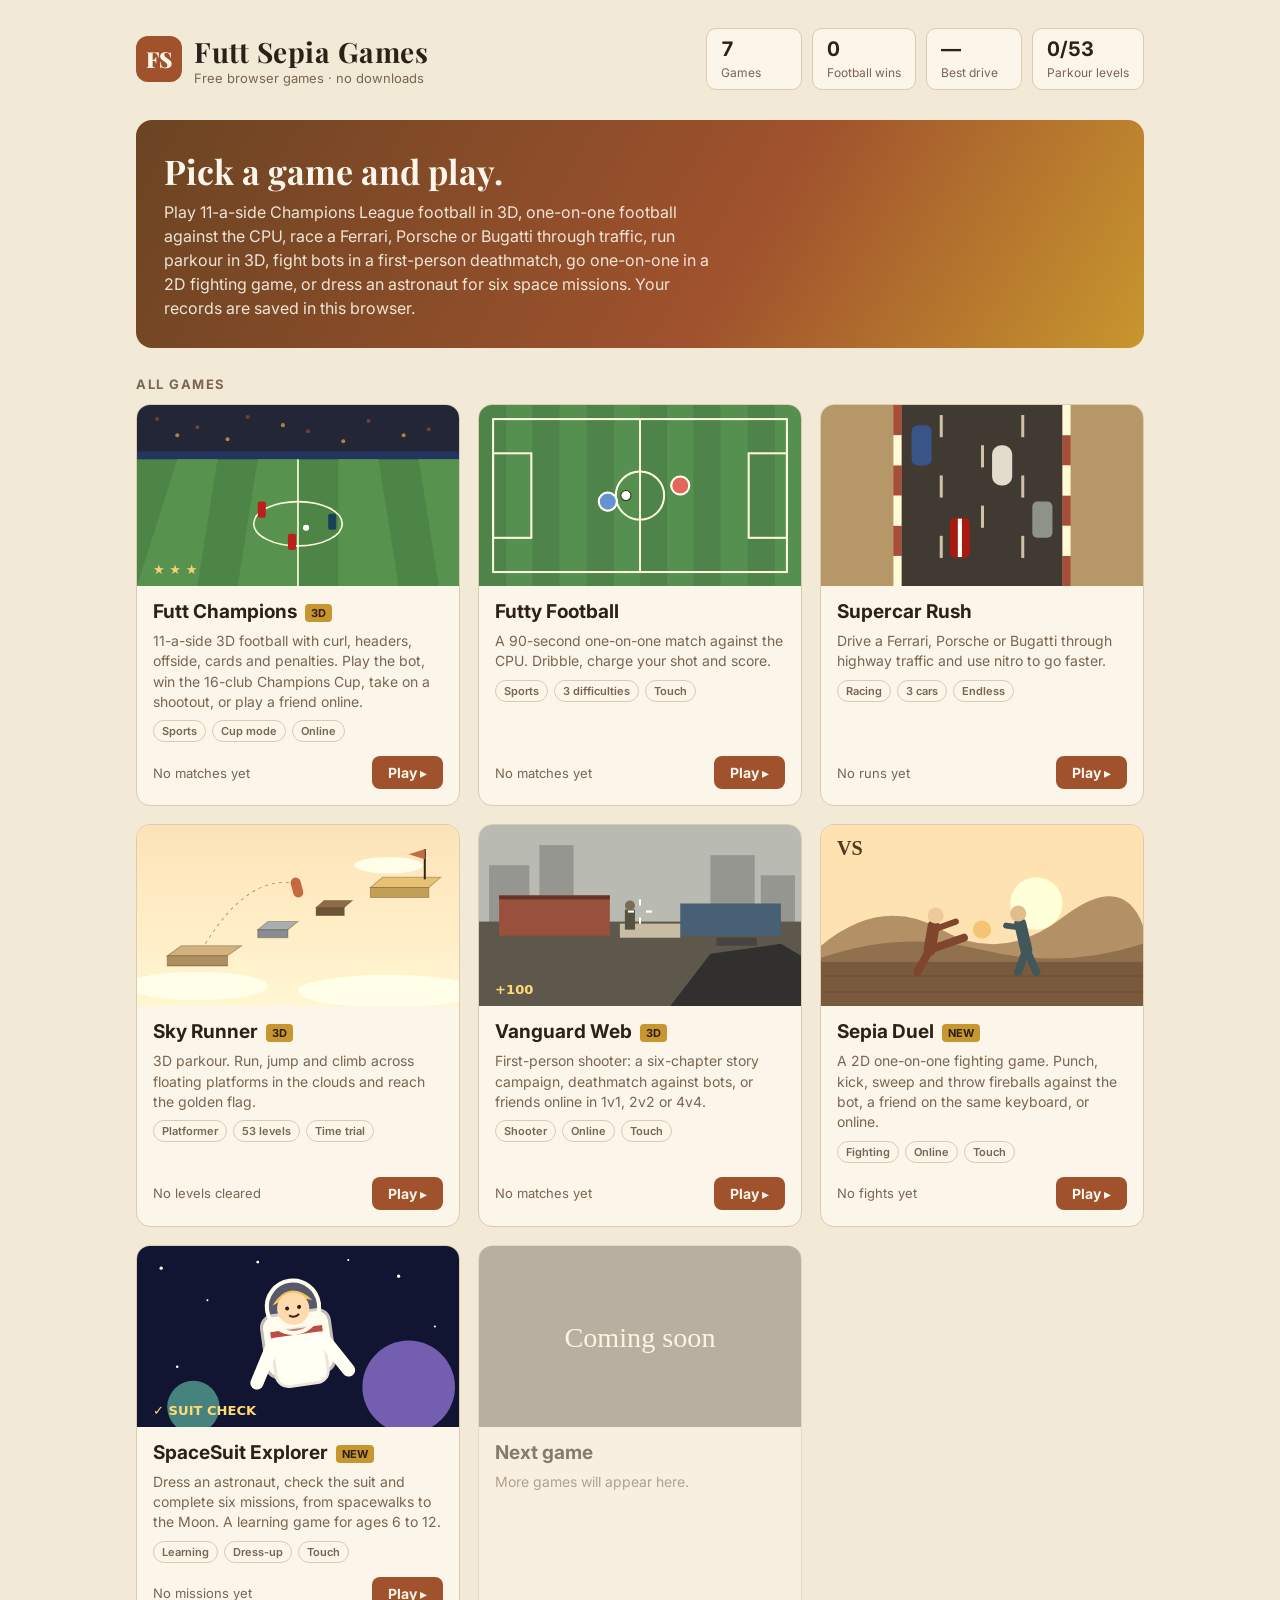
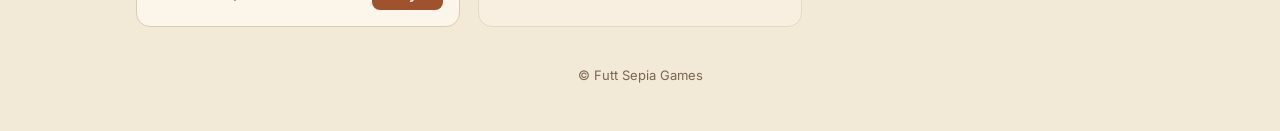
<file: index.html>
<!DOCTYPE html>
<html lang="en">
<head>
<meta charset="UTF-8">
<meta name="viewport" content="width=device-width, initial-scale=1.0">
<title>Futt Sepia Games</title>
<link rel="preconnect" href="https://fonts.googleapis.com">
<link href="https://fonts.googleapis.com/css2?family=Playfair+Display:wght@700;900&family=Inter:wght@400;600;700&display=swap" rel="stylesheet" media="print" onload="this.media='all'">
<style>
  :root {
    --bg: #f3e9d7; --surface: #fbf5ea; --ink: #2d2117; --muted: #7a6650;
    --line: #dccbb0; --accent: #a0522d; --gold: #c8962e;
  }
  @media (prefers-color-scheme: dark) {
    :root { --bg: #17120c; --surface: #221a12; --ink: #f1e6d2; --muted: #b29e84; --line: #3a2e21; --accent: #d2875a; --gold: #e2b456; }
  }
  * { box-sizing: border-box; }
  body {
    margin: 0; min-height: 100vh; background: var(--bg); color: var(--ink);
    font-family: Inter, system-ui, sans-serif;
  }
  .wrap { max-width: 1040px; margin: 0 auto; padding: 0 16px 48px; }
  header { display: flex; align-items: center; justify-content: space-between; gap: 16px; padding: 28px 0 8px; flex-wrap: wrap; }
  .brand { display: flex; align-items: center; gap: 12px; }
  .logo {
    width: 46px; height: 46px; border-radius: 12px; background: var(--accent); color: var(--surface);
    display: grid; place-items: center; font-family: "Playfair Display", serif; font-weight: 900; font-size: 22px;
  }
  .brand h1 { margin: 0; font-family: "Playfair Display", serif; font-size: 28px; letter-spacing: .5px; }
  .brand small { display: block; color: var(--muted); font-size: 13px; }
  .stats { display: flex; gap: 10px; flex-wrap: wrap; }
  .stat { background: var(--surface); border: 1px solid var(--line); border-radius: 10px; padding: 8px 14px; min-width: 96px; }
  .stat b { display: block; font-size: 20px; font-variant-numeric: tabular-nums; }
  .stat span { font-size: 12px; color: var(--muted); }
  .hero {
    margin: 22px 0 28px; padding: 28px; border-radius: 16px;
    background: linear-gradient(120deg, #6b4423, #a0522d 60%, #c8962e); color: #fbf5ea;
  }
  .hero h2 { margin: 0 0 6px; font-family: "Playfair Display", serif; font-size: clamp(24px, 4vw, 34px); }
  .hero p { margin: 0; opacity: .9; max-width: 560px; line-height: 1.5; }
  h3 { font-size: 13px; text-transform: uppercase; letter-spacing: 1.5px; color: var(--muted); margin: 0 0 12px; }
  .grid { display: grid; grid-template-columns: repeat(auto-fill, minmax(280px, 1fr)); gap: 18px; }
  .card {
    background: var(--surface); border: 1px solid var(--line); border-radius: 14px; overflow: hidden;
    text-decoration: none; color: inherit; display: flex; flex-direction: column;
    transition: transform .15s ease, box-shadow .15s ease;
  }
  .card:hover { transform: translateY(-3px); box-shadow: 0 10px 24px rgba(60,40,20,.18); }
  .card:focus-visible { outline: 3px solid var(--gold); outline-offset: 2px; }
  .thumb { aspect-ratio: 16 / 9; display: block; width: 100%; filter: sepia(.35); }
  .body { padding: 14px 16px 16px; display: flex; flex-direction: column; gap: 8px; flex: 1; }
  .body h4 { margin: 0; font-size: 19px; }
  .body p { margin: 0; color: var(--muted); font-size: 14px; line-height: 1.45; }
  .tags { display: flex; gap: 6px; flex-wrap: wrap; }
  .tag { font-size: 11px; font-weight: 600; padding: 3px 8px; border-radius: 99px; border: 1px solid var(--line); color: var(--muted); }
  .foot { display: flex; justify-content: space-between; align-items: center; margin-top: auto; padding-top: 6px; }
  .rec { font-size: 13px; color: var(--muted); }
  .play { background: var(--accent); color: #fbf5ea; font-weight: 700; font-size: 14px; padding: 8px 16px; border-radius: 8px; }
  .new { font-size: 11px; vertical-align: middle; background: var(--gold); color: #2d2117; padding: 2px 6px; border-radius: 4px; margin-left: 4px; }
  .soon { opacity: .55; pointer-events: none; }
  .soon .thumb { filter: grayscale(1) sepia(.4); }
  footer { margin-top: 40px; text-align: center; color: var(--muted); font-size: 13px; }
</style>
</head>
<body>
<div class="wrap">
  <header>
    <div class="brand">
      <div class="logo">FS</div>
      <div><h1>Futt Sepia Games</h1><small>Free browser games · no downloads</small></div>
    </div>
    <div class="stats">
      <div class="stat"><b id="stGames">7</b><span>Games</span></div>
      <div class="stat"><b id="stWins">0</b><span>Football wins</span></div>
      <div class="stat"><b id="stBest">—</b><span>Best drive</span></div>
      <div class="stat"><b id="stLevels">0/53</b><span>Parkour levels</span></div>
    </div>
  </header>

  <section class="hero">
    <h2>Pick a game and play.</h2>
    <p>Play 11-a-side Champions League football in 3D, one-on-one football against the CPU, race a Ferrari, Porsche or Bugatti through traffic, run parkour in 3D, fight bots in a first-person deathmatch, go one-on-one in a 2D fighting game, or dress an astronaut for six space missions. Your records are saved in this browser.</p>
  </section>

  <h3>All games</h3>
  <div class="grid">
    <a class="card" href="games/champions/index.html">
      <svg class="thumb" viewBox="0 0 320 180" aria-hidden="true">
        <rect width="320" height="180" fill="#0a1230"/>
        <rect y="0" width="320" height="46" fill="#1b2340"/>
        <g fill="#c0392b" opacity=".6"><circle cx="20" cy="14" r="2"/><circle cx="60" cy="22" r="2"/><circle cx="110" cy="12" r="2"/><circle cx="170" cy="26" r="2"/><circle cx="230" cy="16" r="2"/><circle cx="290" cy="24" r="2"/></g>
        <g fill="#f1c40f" opacity=".6"><circle cx="40" cy="30" r="2"/><circle cx="90" cy="34" r="2"/><circle cx="145" cy="20" r="2"/><circle cx="205" cy="36" r="2"/><circle cx="265" cy="30" r="2"/></g>
        <rect y="46" width="320" height="8" fill="#13307a"/>
        <polygon points="0,54 320,54 320,180 0,180" fill="#2e8b3a"/>
        <g fill="#349a40"><polygon points="40,54 80,54 60,180 0,180"/><polygon points="120,54 160,54 160,180 100,180"/><polygon points="200,54 240,54 260,180 200,180"/><polygon points="280,54 320,54 320,180 300,180"/></g>
        <g fill="none" stroke="#fff" stroke-width="1.6" opacity=".85"><line x1="160" y1="54" x2="160" y2="180"/><ellipse cx="160" cy="118" rx="44" ry="22"/></g>
        <g><rect x="120" y="96" width="8" height="16" rx="2" fill="#ef0107"/><rect x="190" y="108" width="8" height="16" rx="2" fill="#004170"/><rect x="150" y="128" width="8" height="16" rx="2" fill="#ef0107"/></g>
        <circle cx="168" cy="122" r="3" fill="#fff"/>
        <text x="16" y="168" font-family="system-ui, sans-serif" font-weight="800" font-size="13" fill="#f0c35a">★ ★ ★</text>
      </svg>
      <div class="body">
        <h4>Futt Champions <span class="new">3D</span></h4>
        <p>11-a-side 3D football with curl, headers, offside, cards and penalties. Play the bot, win the 16-club Champions Cup, take on a shootout, or play a friend online.</p>
        <div class="tags"><span class="tag">Sports</span><span class="tag">Cup mode</span><span class="tag">Online</span></div>
        <div class="foot"><span class="rec" id="recChampions">No matches yet</span><span class="play">Play ▸</span></div>
      </div>
    </a>

    <a class="card" href="games/football/index.html">
      <svg class="thumb" viewBox="0 0 320 180" aria-hidden="true">
        <rect width="320" height="180" fill="#349645"/>
        <g fill="#2f8a3e"><rect x="0" width="27" height="180"/><rect x="53" width="27" height="180"/><rect x="107" width="27" height="180"/><rect x="160" width="27" height="180"/><rect x="213" width="27" height="180"/><rect x="267" width="27" height="180"/></g>
        <g fill="none" stroke="#fff" stroke-width="2" opacity=".85">
          <rect x="14" y="14" width="292" height="152"/><line x1="160" y1="14" x2="160" y2="166"/><circle cx="160" cy="90" r="24"/>
          <rect x="14" y="48" width="38" height="84"/><rect x="268" y="48" width="38" height="84"/>
        </g>
        <circle cx="128" cy="96" r="9" fill="#3b8bff" stroke="#fff" stroke-width="2"/>
        <circle cx="200" cy="80" r="9" fill="#ff4d4d" stroke="#fff" stroke-width="2"/>
        <circle cx="146" cy="90" r="5" fill="#fff" stroke="#222"/>
      </svg>
      <div class="body">
        <h4>Futty Football</h4>
        <p>A 90-second one-on-one match against the CPU. Dribble, charge your shot and score.</p>
        <div class="tags"><span class="tag">Sports</span><span class="tag">3 difficulties</span><span class="tag">Touch</span></div>
        <div class="foot"><span class="rec" id="recFootball">No matches yet</span><span class="play">Play ▸</span></div>
      </div>
    </a>

    <a class="card" href="games/racing/index.html">
      <svg class="thumb" viewBox="0 0 320 180" aria-hidden="true">
        <rect width="320" height="180" fill="#b08d57"/>
        <rect x="80" width="160" height="180" fill="#3a3633"/>
        <g fill="#c0392b"><rect x="72" y="0" width="8" height="30"/><rect x="72" y="60" width="8" height="30"/><rect x="72" y="120" width="8" height="30"/><rect x="240" y="30" width="8" height="30"/><rect x="240" y="90" width="8" height="30"/><rect x="240" y="150" width="8" height="30"/></g>
        <g fill="#f4ead8"><rect x="72" y="30" width="8" height="30"/><rect x="72" y="90" width="8" height="30"/><rect x="72" y="150" width="8" height="30"/><rect x="240" y="0" width="8" height="30"/><rect x="240" y="60" width="8" height="30"/><rect x="240" y="120" width="8" height="30"/></g>
        <g fill="#f4ead8" opacity=".7"><rect x="118" y="10" width="3" height="22"/><rect x="118" y="70" width="3" height="22"/><rect x="118" y="130" width="3" height="22"/><rect x="159" y="40" width="3" height="22"/><rect x="159" y="100" width="3" height="22"/><rect x="199" y="10" width="3" height="22"/><rect x="199" y="70" width="3" height="22"/><rect x="199" y="130" width="3" height="22"/></g>
        <rect x="128" y="112" width="20" height="40" rx="6" fill="#d40000"/><rect x="136" y="113" width="4" height="38" fill="#fff"/>
        <rect x="170" y="40" width="20" height="40" rx="9" fill="#c9cdd2"/>
        <rect x="90" y="20" width="20" height="40" rx="6" fill="#1f4fa8"/>
        <rect x="210" y="96" width="20" height="36" rx="5" fill="#7b8a8b"/>
      </svg>
      <div class="body">
        <h4>Supercar Rush</h4>
        <p>Drive a Ferrari, Porsche or Bugatti through highway traffic and use nitro to go faster.</p>
        <div class="tags"><span class="tag">Racing</span><span class="tag">3 cars</span><span class="tag">Endless</span></div>
        <div class="foot"><span class="rec" id="recRacing">No runs yet</span><span class="play">Play ▸</span></div>
      </div>
    </a>

    <a class="card" href="games/parkour/index.html">
      <svg class="thumb" viewBox="0 0 320 180" aria-hidden="true">
        <defs><linearGradient id="sky" x1="0" y1="0" x2="0" y2="1"><stop offset="0" stop-color="#e8d3b0"/><stop offset="1" stop-color="#f3e6cf"/></linearGradient></defs>
        <rect width="320" height="180" fill="url(#sky)"/>
        <g fill="#fbf5ea"><ellipse cx="60" cy="160" rx="70" ry="14"/><ellipse cx="250" cy="165" rx="90" ry="16"/><ellipse cx="250" cy="40" rx="34" ry="8"/></g>
        <g stroke="#4a3420" stroke-opacity=".35">
          <polygon points="30,130 90,130 104,120 44,120" fill="#c9a46c"/><polygon points="30,130 90,130 90,140 30,140" fill="#a8844f"/>
          <polygon points="120,104 150,104 160,96 130,96" fill="#8fa3bf"/><polygon points="120,104 150,104 150,112 120,112" fill="#71849e"/>
          <polygon points="178,82 206,82 214,75 186,75" fill="#8c6239"/><polygon points="178,82 206,82 206,90 178,90" fill="#6e4b2a"/>
          <polygon points="232,62 290,62 302,52 244,52" fill="#e2b456"/><polygon points="232,62 290,62 290,72 232,72" fill="#c0943a"/>
        </g>
        <line x1="286" y1="54" x2="286" y2="24" stroke="#2d2117" stroke-width="2"/><polygon points="286,24 270,29 286,34" fill="#d9572b"/>
        <g transform="translate(160 66) rotate(-15)"><rect x="-5" y="-14" width="10" height="20" rx="5" fill="#d9572b"/></g>
        <path d="M68 118 Q110 50 156 58" fill="none" stroke="#2d2117" stroke-dasharray="3 4" stroke-opacity=".4"/>
      </svg>
      <div class="body">
        <h4>Sky Runner <span class="new">3D</span></h4>
        <p>3D parkour. Run, jump and climb across floating platforms in the clouds and reach the golden flag.</p>
        <div class="tags"><span class="tag">Platformer</span><span class="tag">53 levels</span><span class="tag">Time trial</span></div>
        <div class="foot"><span class="rec" id="recParkour">No levels cleared</span><span class="play">Play ▸</span></div>
      </div>
    </a>

    <a class="card" href="games/vanguard/index.html">
      <svg class="thumb" viewBox="0 0 320 180" aria-hidden="true">
        <rect width="320" height="180" fill="#9fb0bb"/>
        <g fill="#7f8d96"><rect x="10" y="40" width="40" height="70"/><rect x="60" y="20" width="34" height="90"/><rect x="230" y="30" width="44" height="80"/><rect x="280" y="50" width="34" height="60"/></g>
        <rect y="96" width="320" height="84" fill="#55524c"/>
        <rect x="20" y="70" width="110" height="40" fill="#a8402e"/><rect x="20" y="70" width="110" height="4" fill="#6e2a1e"/>
        <rect x="200" y="78" width="100" height="32" fill="#2f5c8a"/>
        <rect x="140" y="98" width="60" height="14" fill="#b5b0a4"/>
        <g transform="translate(150 84)"><rect x="-5" y="0" width="10" height="20" fill="#4a4f3e"/><circle cx="0" cy="-4" r="5" fill="#6b6a48"/></g>
        <g fill="#2c2d30"><polygon points="190,180 230,128 300,118 320,130 320,180"/></g>
        <rect x="236" y="112" width="40" height="8" fill="#3c4044"/>
        <g stroke="#fff" stroke-width="2"><line x1="160" y1="74" x2="160" y2="80"/><line x1="160" y1="92" x2="160" y2="98"/><line x1="148" y1="86" x2="154" y2="86"/><line x1="166" y1="86" x2="172" y2="86"/></g>
        <text x="16" y="168" font-family="system-ui, sans-serif" font-weight="800" font-size="13" fill="#ffcc4d">+100</text>
      </svg>
      <div class="body">
        <h4>Vanguard Web <span class="new">3D</span></h4>
        <p>First-person shooter: a six-chapter story campaign, deathmatch against bots, or friends online in 1v1, 2v2 or 4v4.</p>
        <div class="tags"><span class="tag">Shooter</span><span class="tag">Online</span><span class="tag">Touch</span></div>
        <div class="foot"><span class="rec" id="recVanguard">No matches yet</span><span class="play">Play ▸</span></div>
      </div>
    </a>

    <a class="card" href="games/duel/index.html">
      <svg class="thumb" viewBox="0 0 320 180" aria-hidden="true">
        <rect width="320" height="180" fill="#ecd3a6"/>
        <circle cx="214" cy="78" r="26" fill="#fbefd4"/>
        <path d="M0 120 Q60 70 120 104 T240 92 T320 100 V140 H0Z" fill="#b08458"/>
        <path d="M0 132 Q80 104 160 124 T320 118 V140 H0Z" fill="#8f6640"/>
        <rect y="136" width="320" height="44" fill="#7a5130"/>
        <g stroke="#5e3e22" stroke-opacity=".5"><line x1="0" y1="150" x2="320" y2="150"/><line x1="0" y1="166" x2="320" y2="166"/></g>
        <g stroke-linecap="round" fill="none">
          <line x1="112" y1="100" x2="108" y2="124" stroke="#8b3a1e" stroke-width="12"/>
          <line x1="108" y1="124" x2="96" y2="146" stroke="#8b3a1e" stroke-width="8"/>
          <line x1="108" y1="124" x2="142" y2="112" stroke="#8b3a1e" stroke-width="8"/>
          <line x1="112" y1="104" x2="134" y2="96" stroke="#8b3a1e" stroke-width="6"/>
          <line x1="198" y1="98" x2="204" y2="124" stroke="#2f5563" stroke-width="12"/>
          <line x1="204" y1="124" x2="196" y2="146" stroke="#2f5563" stroke-width="8"/>
          <line x1="204" y1="124" x2="214" y2="146" stroke="#2f5563" stroke-width="8"/>
          <line x1="198" y1="102" x2="184" y2="100" stroke="#2f5563" stroke-width="6"/>
        </g>
        <circle cx="114" cy="90" r="8" fill="#e3bb8c"/><circle cx="196" cy="88" r="8" fill="#d9ad7c"/>
        <circle cx="160" cy="104" r="9" fill="#f2b04c" opacity=".9"/>
        <text x="16" y="30" font-family="Georgia, serif" font-weight="900" font-size="20" fill="#5a3412">VS</text>
      </svg>
      <div class="body">
        <h4>Sepia Duel <span class="new">NEW</span></h4>
        <p>A 2D one-on-one fighting game. Punch, kick, sweep and throw fireballs against the bot, a friend on the same keyboard, or online.</p>
        <div class="tags"><span class="tag">Fighting</span><span class="tag">Online</span><span class="tag">Touch</span></div>
        <div class="foot"><span class="rec" id="recDuel">No fights yet</span><span class="play">Play ▸</span></div>
      </div>
    </a>

    <a class="card" href="games/spacesuit-explorer/index.html">
      <svg class="thumb" viewBox="0 0 320 180" aria-hidden="true">
        <rect width="320" height="180" fill="#0b1240"/>
        <g fill="#fff"><circle cx="24" cy="22" r="1.6"/><circle cx="70" cy="54" r="1"/><circle cx="120" cy="16" r="1.4"/><circle cx="260" cy="30" r="1.6"/><circle cx="296" cy="80" r="1"/><circle cx="40" cy="120" r="1.2"/><circle cx="210" cy="14" r="1"/></g>
        <circle cx="270" cy="140" r="46" fill="#7c5cff" opacity=".8"/><circle cx="56" cy="160" r="26" fill="#2fd3c4" opacity=".6"/>
        <g transform="translate(160 96) rotate(-8)">
          <rect x="-34" y="-30" width="68" height="62" rx="12" fill="#e9edf5" stroke="#a7b1c4" stroke-width="3"/>
          <rect x="-26" y="-14" width="52" height="56" rx="12" fill="#f4f6fb" stroke="#cfd6e4" stroke-width="3"/>
          <rect x="-26" y="-14" width="52" height="6" fill="#d8343a"/>
          <path d="M-26 0 L-46 34 M26 0 L46 34" stroke="#f4f6fb" stroke-width="13" stroke-linecap="round"/>
          <circle cx="0" cy="-36" r="26" fill="#cfe9ff" fill-opacity=".3" stroke="#e9edf5" stroke-width="4"/>
          <path d="M-20 -40 Q0 -64 20 -40 Q0 -48 -20 -40Z" fill="#f2b632"/>
          <circle cx="0" cy="-34" r="16" fill="#f2c9a0"/><circle cx="-6" cy="-35" r="2" fill="#2a1a12"/><circle cx="6" cy="-35" r="2" fill="#2a1a12"/><path d="M-5 -28 Q0 -24 5 -28" stroke="#3a2418" stroke-width="2" fill="none"/>
        </g>
        <text x="16" y="168" font-family="system-ui, sans-serif" font-weight="800" font-size="13" fill="#ffcc4d">✓ SUIT CHECK</text>
      </svg>
      <div class="body">
        <h4>SpaceSuit Explorer <span class="new">NEW</span></h4>
        <p>Dress an astronaut, check the suit and complete six missions, from spacewalks to the Moon. A learning game for ages 6 to 12.</p>
        <div class="tags"><span class="tag">Learning</span><span class="tag">Dress-up</span><span class="tag">Touch</span></div>
        <div class="foot"><span class="rec" id="recSpacesuit">No missions yet</span><span class="play">Play ▸</span></div>
      </div>
    </a>

    <div class="card soon" aria-disabled="true">
      <svg class="thumb" viewBox="0 0 320 180" aria-hidden="true">
        <rect width="320" height="180" fill="#8a7458"/>
        <text x="160" y="100" text-anchor="middle" font-family="Georgia, serif" font-size="28" fill="#f4ead8">Coming soon</text>
      </svg>
      <div class="body">
        <h4>Next game</h4>
        <p>More games will appear here.</p>
      </div>
    </div>
  </div>

  <footer>© Futt Sepia Games</footer>
</div>
<script>
  const read = (k, d) => { try { return JSON.parse(localStorage.getItem(k)) || d; } catch (_) { return d; } };
  const fb = read('fsg.football', null);
  if (fb) {
    document.getElementById('recFootball').textContent = `W ${fb.w} · D ${fb.d} · L ${fb.l}`;
    document.getElementById('stWins').textContent = fb.w;
  }
  const rc = read('fsg.racing', null);
  const names = { ferrari: 'Ferrari', porsche: 'Porsche', bugatti: 'Bugatti' };
  if (rc && Object.keys(rc).length) {
    const [car, m] = Object.entries(rc).sort((a, b) => b[1] - a[1])[0];
    document.getElementById('recRacing').textContent = `Best: ${m} m in a ${names[car] || car}`;
    document.getElementById('stBest').textContent = m + ' m';
  }
  const ch = read('fsg.champions', null);
  if (ch) document.getElementById('recChampions').textContent = `W ${ch.w} · D ${ch.d} · L ${ch.l}`;
  const PK_LEVELS = 53;
  const pk = read('fsg.parkour', null);
  if (pk) {
    const done = Object.keys(pk).length;
    const total = Object.values(pk).reduce((a, b) => a + b, 0);
    document.getElementById('stLevels').textContent = `${done}/${PK_LEVELS}`;
    document.getElementById('recParkour').textContent = done >= PK_LEVELS ? `All cleared · ${total.toFixed(1)}s total` : `${done}/${PK_LEVELS} levels cleared`;
  }
  const vg = read('fsg.vanguard', null);
  const du = read('fsg.duel', null);
  if (du && du.w + du.l + du.d + du.ow + du.ol) document.getElementById('recDuel').textContent = `W ${du.w + du.ow} · L ${du.l + du.ol}`;
  const ss = read('fsg.spacesuit', null);
  if (ss && ss.done && Object.keys(ss.done).length) document.getElementById('recSpacesuit').textContent = `${Object.keys(ss.done).length}/6 missions · ${ss.badges.length} badges`;
  if (vg) document.getElementById('recVanguard').textContent = `${vg.wins}/${vg.matches} wins · best ${vg.bestKills} kills`;
</script>
</body>
</html>
</file>
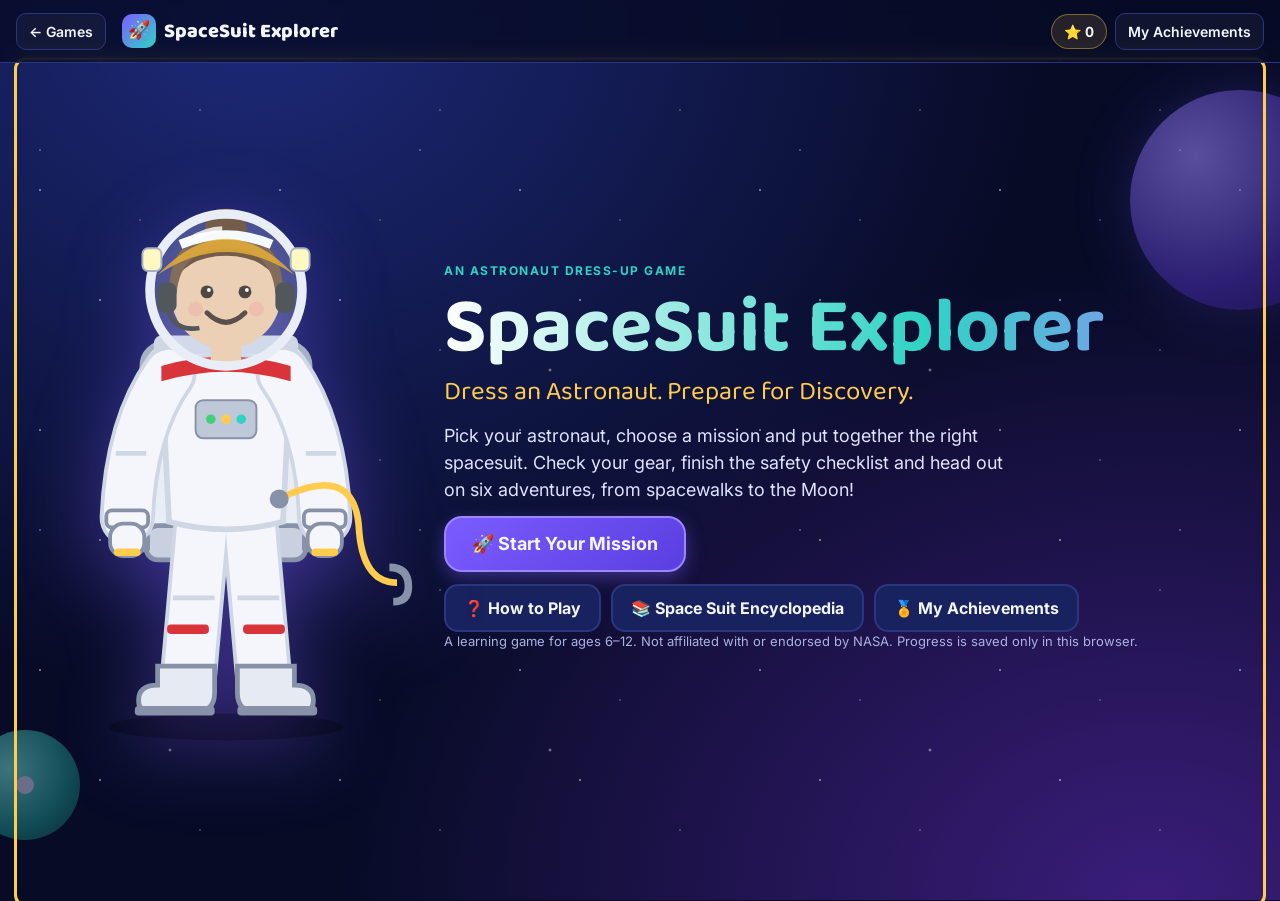
<file: spacesuit-explorer/index.html>
<!DOCTYPE html>
<html lang="en">
<head>
<meta charset="UTF-8">
<meta name="viewport" content="width=device-width, initial-scale=1.0">
<title>SpaceSuit Explorer · Futt Sepia Games</title>
<meta http-equiv="refresh" content="0; url=../games/spacesuit-explorer/index.html">
<link rel="canonical" href="../games/spacesuit-explorer/index.html">
<script>location.replace('../games/spacesuit-explorer/index.html' + location.hash);</script>
<style>body { background: #070b26; color: #f4f6ff; font-family: system-ui, sans-serif; display: grid; place-items: center; min-height: 100vh; margin: 0; } a { color: #2fd3c4; }</style>
</head>
<body>
<p>Launching <a href="../games/spacesuit-explorer/index.html">SpaceSuit Explorer</a>…</p>
</body>
</html>
</file>
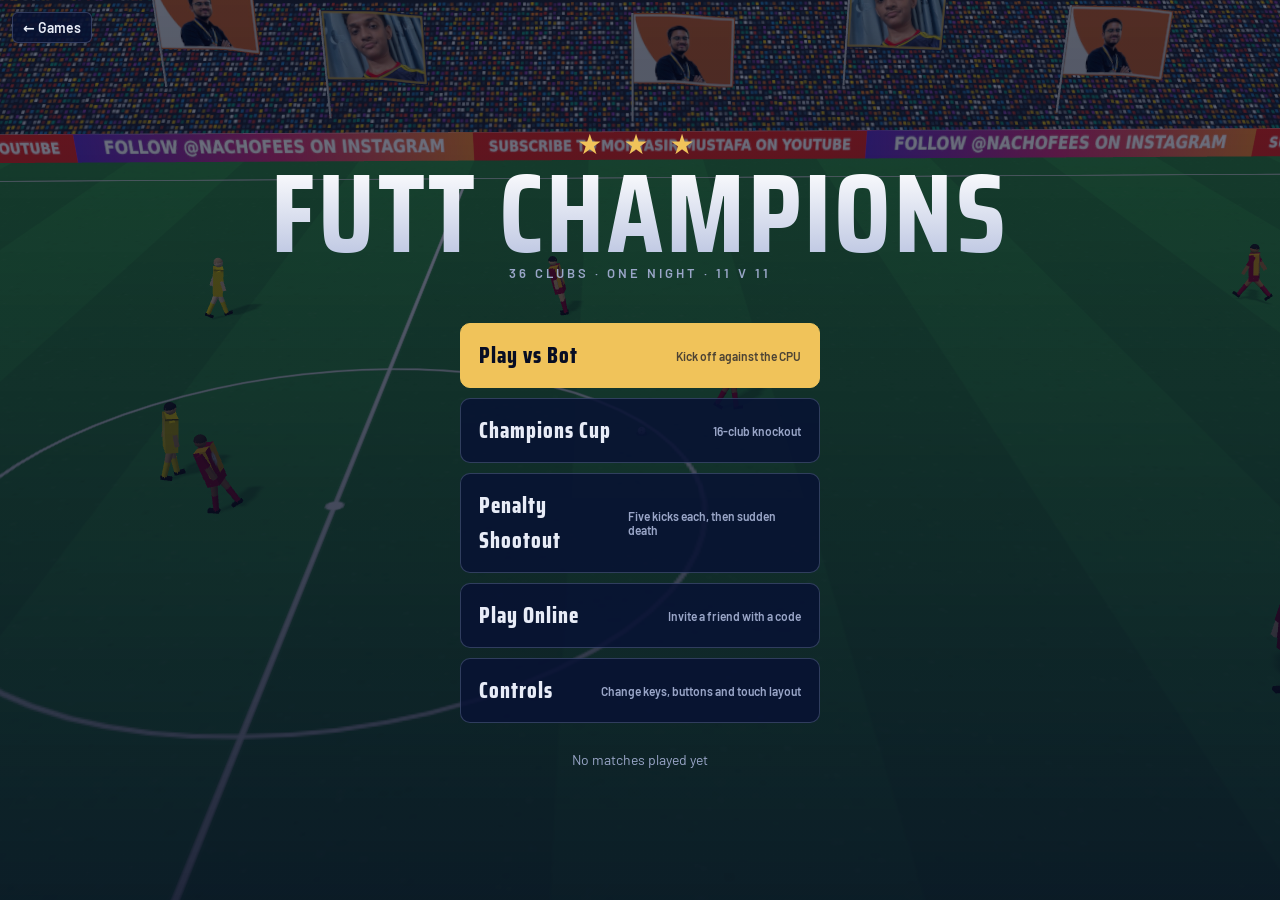
<file: games/champions/index.html>
<!DOCTYPE html>
<html lang="en">
<head>
<meta charset="UTF-8">
<meta name="viewport" content="width=device-width, initial-scale=1.0, user-scalable=no, viewport-fit=cover">
<title>Futt Champions · Futt Sepia Games</title>
<link rel="preconnect" href="https://fonts.googleapis.com">
<link href="https://fonts.googleapis.com/css2?family=Saira+Condensed:wght@600;800&family=Barlow:wght@400;600;700&display=swap" rel="stylesheet">
<style>
  /* Night-match broadcast look: deep navy, silver type, a gold "star" accent */
  :root {
    --night: #070d24; --navy: #0f1c46; --panel: rgba(9, 18, 52, .86); --line: rgba(190, 205, 255, .22);
    --silver: #e8ecf7; --muted: #9aa6c8; --gold: #f0c35a; --you: #38bdf8; --them: #ff5d5d; --good: #4ade80;
    --display: "Saira Condensed", "Arial Narrow", "Roboto Condensed", system-ui, sans-serif;
    --body: "Barlow", system-ui, -apple-system, "Segoe UI", sans-serif;
    color-scheme: dark;
  }
  * { box-sizing: border-box; }
  html, body { margin: 0; height: 100%; overflow: hidden; background: var(--night); color: var(--silver); font-family: var(--body); }
  body { touch-action: none; user-select: none; -webkit-user-select: none; }
  #stage { position: fixed; inset: 0; }
  #stage canvas { display: block; }
  button { font: inherit; color: inherit; cursor: pointer; }
  button:focus-visible, input:focus-visible { outline: 2px solid var(--gold); outline-offset: 2px; }
  .hidden { display: none !important; }

  /* ---------- HUD ---------- */
  #hud { position: fixed; inset: 0; pointer-events: none; }
  .scoreboard {
    position: absolute; top: max(12px, env(safe-area-inset-top)); left: max(12px, env(safe-area-inset-left));
    display: flex; align-items: stretch; font-family: var(--display); font-weight: 800; font-size: 22px;
    background: var(--panel); border: 1px solid var(--line); border-radius: 8px; overflow: hidden;
    box-shadow: 0 6px 20px rgba(0,0,0,.35);
  }
  .sb-team { display: flex; align-items: center; gap: 8px; padding: 4px 12px; letter-spacing: .5px; }
  .sb-kit { width: 12px; height: 22px; border-radius: 2px; border: 1px solid rgba(255,255,255,.4); }
  .sb-red { color: #ff4d4d; font-size: 16px; letter-spacing: 1px; }
  .sb-red:empty { display: none; }
  .sb-score { background: var(--silver); color: var(--night); padding: 4px 12px; font-variant-numeric: tabular-nums; }
  .sb-clock { padding: 4px 12px; color: var(--gold); font-variant-numeric: tabular-nums; min-width: 56px; text-align: center; border-left: 1px solid var(--line); }
  #netStat { position: absolute; top: max(12px, env(safe-area-inset-top)); right: max(12px, env(safe-area-inset-right)); font-size: 13px; color: var(--muted); background: var(--panel); padding: 4px 10px; border-radius: 6px; }
  #banner {
    position: absolute; left: 50%; top: 26%; transform: translate(-50%, -50%);
    font-family: var(--display); font-weight: 800; text-align: center; text-shadow: 0 4px 24px rgba(0,0,0,.6);
    opacity: 0; transition: opacity .25s, transform .25s; white-space: nowrap;
  }
  #banner.show { opacity: 1; transform: translate(-50%, -50%) scale(1.04); }
  #banner .big { font-size: clamp(44px, 10vw, 110px); line-height: .95; letter-spacing: 2px; color: var(--gold); }
  #banner .small { font-size: clamp(16px, 2.6vw, 24px); color: var(--silver); letter-spacing: 1px; }
  #hint {
    position: absolute; left: 50%; bottom: max(18px, env(safe-area-inset-bottom)); transform: translateX(-50%);
    background: var(--panel); border: 1px solid var(--line); padding: 6px 14px; border-radius: 999px; font-size: 14px;
    opacity: 0; transition: opacity .3s; white-space: nowrap;
  }
  #hint.show { opacity: 1; }
  #replayTag { position: absolute; top: max(14px, env(safe-area-inset-top)); left: 50%; transform: translateX(-50%); font-family: var(--display); font-weight: 800; letter-spacing: 3px; color: var(--gold); background: var(--panel); border: 1px solid var(--line); padding: 4px 14px; border-radius: 6px; opacity: 0; transition: opacity .2s; }
  #replayTag.show { opacity: 1; }
  #power { position: absolute; left: 50%; bottom: max(58px, calc(env(safe-area-inset-bottom) + 50px)); transform: translateX(-50%); width: 220px; height: 10px; border-radius: 6px; background: rgba(0,0,0,.5); border: 1px solid var(--line); overflow: hidden; opacity: 0; }
  #power.show { opacity: 1; }
  #power i { display: block; height: 100%; width: 0; background: linear-gradient(90deg, var(--good), var(--gold) 70%, var(--them)); }
  #radar { position: absolute; right: max(12px, env(safe-area-inset-right)); bottom: max(12px, env(safe-area-inset-bottom)); width: 210px; height: 136px; border-radius: 6px; border: 1px solid var(--line); background: rgba(20, 70, 35, .55); }

  /* ---------- touch controls ---------- */
  #touch { position: fixed; inset: 0; pointer-events: none; display: none; }
  body.touch.playing #touch { display: block; }
  body.touch.playing #radar { width: 150px; height: 97px; top: max(54px, env(safe-area-inset-top)); bottom: auto; }
  body { --tb: 64px; --st: 128px; }
  body.touch-s { --tb: 54px; --st: 108px; } body.touch-l { --tb: 76px; --st: 152px; }
  .stick { position: absolute; left: max(22px, env(safe-area-inset-left)); bottom: max(22px, env(safe-area-inset-bottom)); width: var(--st); height: var(--st); border-radius: 50%; background: rgba(255,255,255,.12); border: 2px solid rgba(255,255,255,.35); pointer-events: auto; }
  .knob { position: absolute; left: calc((var(--st) - 50px) / 2); top: calc((var(--st) - 50px) / 2); width: 50px; height: 50px; border-radius: 50%; background: rgba(255,255,255,.75); }
  .tbtns { position: absolute; right: max(16px, env(safe-area-inset-right)); bottom: max(16px, env(safe-area-inset-bottom)); display: grid; grid-template-columns: repeat(3, var(--tb)); gap: 10px; pointer-events: auto; }
  body.touch-swap .stick { left: auto; right: max(22px, env(safe-area-inset-right)); }
  body.touch-swap .tbtns { right: auto; left: max(16px, env(safe-area-inset-left)); }
  .tbtn { width: var(--tb); height: var(--tb); border-radius: 50%; border: 2px solid rgba(255,255,255,.5); background: rgba(15, 28, 70, .65); font-family: var(--display); font-weight: 800; font-size: 14px; letter-spacing: .5px; }
  .tbtn.down { background: rgba(240, 195, 90, .7); color: var(--night); }
  .tbtn.shoot { background: rgba(255, 93, 93, .55); }
  #touchPause { position: absolute; top: max(12px, env(safe-area-inset-top)); right: max(12px, env(safe-area-inset-right)); pointer-events: auto; width: 40px; height: 40px; border-radius: 8px; border: 1px solid var(--line); background: var(--panel); }

  /* ---------- screens ---------- */
  .screen {
    position: fixed; inset: 0; overflow-y: auto; display: flex; flex-direction: column; align-items: center;
    padding: max(20px, env(safe-area-inset-top)) max(16px, env(safe-area-inset-right)) max(20px, env(safe-area-inset-bottom)) max(16px, env(safe-area-inset-left));
    background: linear-gradient(180deg, rgba(7,13,36,.55), rgba(7,13,36,.88));
  }
  .screen.center { justify-content: center; }
  .wrap { width: 100%; max-width: 980px; display: flex; flex-direction: column; gap: 18px; }
  .back { position: fixed; top: max(12px, env(safe-area-inset-top)); left: max(12px, env(safe-area-inset-left)); color: var(--silver); text-decoration: none; font-weight: 600; font-size: 14px; padding: 6px 10px; border-radius: 6px; border: 1px solid var(--line); background: var(--panel); z-index: 5; }
  .logo { font-family: var(--display); font-weight: 800; text-align: center; line-height: .9; }
  .logo .star { color: var(--gold); font-size: 28px; letter-spacing: 8px; }
  .logo h1 { margin: 6px 0 4px; font-size: clamp(54px, 12vw, 112px); letter-spacing: 3px; background: linear-gradient(180deg, #ffffff, #b9c3e0); -webkit-background-clip: text; background-clip: text; color: transparent; }
  .logo p { margin: 0; font-family: var(--body); font-weight: 600; color: var(--muted); letter-spacing: 3px; text-transform: uppercase; font-size: 13px; }
  .menu { display: flex; flex-direction: column; gap: 10px; width: min(360px, 100%); margin: 26px auto 0; }
  .mbtn {
    display: flex; justify-content: space-between; align-items: center; padding: 14px 18px; border-radius: 10px;
    border: 1px solid var(--line); background: var(--panel); font-family: var(--display); font-weight: 800; font-size: 22px; letter-spacing: 1px; text-align: left;
  }
  .mbtn small { font-family: var(--body); font-weight: 600; font-size: 12px; color: var(--muted); letter-spacing: 0; }
  .mbtn:hover, .mbtn:focus-visible { border-color: var(--gold); background: rgba(240,195,90,.12); }
  .mbtn.primary { background: var(--gold); color: var(--night); border-color: var(--gold); }
  .mbtn.primary small { color: rgba(7,13,36,.7); }
  .record { text-align: center; color: var(--muted); font-size: 14px; margin-top: 10px; font-variant-numeric: tabular-nums; }
  h2 { font-family: var(--display); font-weight: 800; font-size: 34px; letter-spacing: 1px; margin: 0; text-wrap: balance; }
  .topbar { display: flex; justify-content: space-between; align-items: center; gap: 12px; flex-wrap: wrap; padding-top: 34px; }

  .matchup { display: grid; grid-template-columns: 1fr auto 1fr; gap: 12px; align-items: stretch; }
  .side {
    border: 2px solid var(--line); border-radius: 12px; background: var(--panel); padding: 14px; display: flex; gap: 12px; align-items: center; text-align: left; min-width: 0;
  }
  .side.picking { border-color: var(--gold); box-shadow: 0 0 0 3px rgba(240,195,90,.18); }
  .side .shirt { width: 44px; height: 54px; border-radius: 6px 6px 4px 4px; flex: none; border: 1px solid rgba(255,255,255,.35); }
  .side .lbl { font-size: 11px; letter-spacing: 2px; color: var(--muted); text-transform: uppercase; font-weight: 700; }
  .side .nm { font-family: var(--display); font-weight: 800; font-size: 24px; line-height: 1.05; overflow: hidden; text-overflow: ellipsis; white-space: nowrap; }
  .side .rt { font-size: 13px; color: var(--muted); }
  .vs { align-self: center; font-family: var(--display); font-weight: 800; color: var(--gold); font-size: 26px; }
  .opts { display: flex; gap: 18px; flex-wrap: wrap; align-items: center; }
  .seg { display: inline-flex; border: 1px solid var(--line); border-radius: 8px; overflow: hidden; }
  .seg button { border: 0; background: transparent; padding: 8px 14px; font-weight: 700; font-size: 14px; }
  .seg button.on { background: var(--silver); color: var(--night); }
  .optlbl { font-size: 12px; letter-spacing: 1.5px; text-transform: uppercase; color: var(--muted); font-weight: 700; margin-right: 8px; }
  .search { flex: 1; min-width: 160px; padding: 9px 12px; border-radius: 8px; border: 1px solid var(--line); background: rgba(0,0,0,.25); color: var(--silver); font: inherit; }
  .grid { display: grid; grid-template-columns: repeat(auto-fill, minmax(150px, 1fr)); gap: 8px; }
  .club { display: flex; align-items: center; gap: 10px; padding: 8px 10px; border-radius: 8px; border: 1px solid var(--line); background: rgba(9,18,52,.7); text-align: left; min-width: 0; }
  .club:hover, .club:focus-visible { border-color: var(--silver); }
  .club.sel-you { border-color: var(--you); box-shadow: inset 0 0 0 1px var(--you); }
  .club.sel-them { border-color: var(--them); box-shadow: inset 0 0 0 1px var(--them); }
  .club .shirt { width: 22px; height: 28px; border-radius: 4px 4px 2px 2px; flex: none; border: 1px solid rgba(255,255,255,.35); }
  .club .cn { font-weight: 700; font-size: 14px; line-height: 1.15; overflow: hidden; text-overflow: ellipsis; white-space: nowrap; }
  .club .cm { font-size: 11px; color: var(--muted); font-variant-numeric: tabular-nums; }
  .club > div { min-width: 0; }
  .actions { display: flex; gap: 10px; justify-content: flex-end; flex-wrap: wrap; position: sticky; bottom: 0; padding: 12px 0 4px; background: linear-gradient(180deg, transparent, rgba(7,13,36,.95) 40%); }
  .btn { padding: 12px 22px; border-radius: 10px; border: 1px solid var(--line); background: var(--panel); font-family: var(--display); font-weight: 800; font-size: 20px; letter-spacing: 1px; }
  .btn.primary { background: var(--gold); color: var(--night); border-color: var(--gold); }
  .btn:disabled { opacity: .45; cursor: not-allowed; }

  .card { width: min(520px, 100%); background: var(--panel); border: 1px solid var(--line); border-radius: 14px; padding: 22px; display: flex; flex-direction: column; gap: 14px; }
  .result { display: grid; grid-template-columns: 1fr auto 1fr; align-items: center; gap: 10px; font-family: var(--display); font-weight: 800; }
  .result .t { font-size: 22px; text-align: center; overflow: hidden; text-overflow: ellipsis; }
  .result .s { font-size: 54px; color: var(--gold); font-variant-numeric: tabular-nums; }
  .stats { width: 100%; border-collapse: collapse; font-variant-numeric: tabular-nums; }
  .stats td { padding: 6px 4px; border-top: 1px solid var(--line); }
  .stats td:first-child, .stats td:last-child { width: 60px; font-weight: 700; }
  .stats td:last-child { text-align: right; }
  .stats td:nth-child(2) { text-align: center; color: var(--muted); font-size: 13px; text-transform: uppercase; letter-spacing: 1px; }
  .scorers { color: var(--muted); font-size: 14px; text-align: center; }
  .keys { display: grid; grid-template-columns: auto 1fr; gap: 6px 16px; font-size: 15px; }
  .keys kbd { font-family: var(--body); font-weight: 700; background: rgba(255,255,255,.1); border: 1px solid var(--line); border-radius: 5px; padding: 1px 7px; font-size: 13px; white-space: nowrap; }
  .note { color: var(--muted); font-size: 13px; line-height: 1.5; margin: 0; }
  .sb-ment { padding: 4px 10px; border-left: 1px solid var(--line); font-size: 15px; color: var(--muted); display: flex; align-items: center; }
  .sb-ment.att { color: #ff8a65; } .sb-ment.def { color: #7dd3fc; }
  #stamina { position: absolute; left: max(12px, env(safe-area-inset-left)); top: calc(max(12px, env(safe-area-inset-top)) + 46px); display: flex; align-items: center; gap: 8px; font-size: 11px; letter-spacing: 1.5px; font-weight: 700; color: var(--muted); }
  #stamina i { width: 120px; height: 7px; background: rgba(0,0,0,.45); border: 1px solid var(--line); border-radius: 4px; overflow: hidden; }
  #stamina b { display: block; height: 100%; width: 100%; background: linear-gradient(90deg, var(--them), var(--gold) 40%, var(--good)); background-size: 120px 100%; }
  #stamina.hidden-bar { visibility: hidden; }
  #soBoard { position: absolute; top: calc(max(12px, env(safe-area-inset-top)) + 46px); left: 50%; transform: translateX(-50%); background: var(--panel); border: 1px solid var(--line); border-radius: 10px; padding: 8px 14px; display: grid; grid-template-columns: auto auto auto; gap: 4px 12px; align-items: center; font-family: var(--display); font-weight: 800; font-size: 18px; }
  #soBoard .dots { display: flex; gap: 5px; }
  #soBoard .dot { width: 13px; height: 13px; border-radius: 50%; border: 2px solid var(--muted); }
  #soBoard .dot.g { background: var(--good); border-color: var(--good); }
  #soBoard .dot.x { background: var(--them); border-color: var(--them); }
  #touchTac { position: absolute; top: max(12px, env(safe-area-inset-top)); right: calc(max(12px, env(safe-area-inset-right)) + 48px); pointer-events: auto; height: 40px; padding: 0 10px; border-radius: 8px; border: 1px solid var(--line); background: var(--panel); font-family: var(--display); font-weight: 800; }
  .bracket { display: grid; grid-template-columns: repeat(4, minmax(150px, 1fr)); gap: 14px; overflow-x: auto; padding-bottom: 6px; }
  .round { display: flex; flex-direction: column; gap: 8px; justify-content: space-around; min-width: 0; }
  .tie { background: var(--panel); border: 1px solid var(--line); border-radius: 8px; padding: 4px 8px; display: flex; flex-direction: column; gap: 2px; }
  .tie.mine { border-color: var(--gold); box-shadow: 0 0 0 1px var(--gold); }
  .tie.tbd { color: var(--muted); font-size: 13px; padding: 10px; text-align: center; }
  .bt { display: grid; grid-template-columns: 16px 1fr auto; gap: 8px; align-items: center; font-weight: 700; font-size: 14px; }
  .bt .shirt { width: 14px; height: 18px; border-radius: 3px; border: 1px solid rgba(255,255,255,.35); }
  .bt.lose { opacity: .45; } .bt.win .bn { color: var(--gold); }
  .bt .bs { font-variant-numeric: tabular-nums; } .bt small { color: var(--muted); margin-left: 3px; font-weight: 600; }
  #confetti { position: fixed; inset: 0; width: 100%; height: 100%; pointer-events: none; }
  .trophy-card { align-items: center; text-align: center; position: relative; }
  .trophy { width: 140px; height: 175px; filter: drop-shadow(0 8px 24px rgba(240,195,90,.45)); }
  .tabs { display: flex; gap: 6px; flex-wrap: wrap; border-bottom: 1px solid var(--line); }
  .tabs button { border: 0; background: transparent; padding: 10px 14px; font-weight: 700; color: var(--muted); border-bottom: 3px solid transparent; }
  .tabs button.on { color: var(--silver); border-bottom-color: var(--gold); }
  .binds { display: grid; gap: 6px; }
  .bh, .bindrow { display: grid; grid-template-columns: minmax(0, 1fr) 120px 120px; gap: 8px; align-items: center; }
  .bh { font-size: 11px; letter-spacing: 1.5px; text-transform: uppercase; color: var(--muted); font-weight: 700; }
  .bindrow { background: var(--panel); border: 1px solid var(--line); border-radius: 8px; padding: 6px 8px; }
  .bl { font-size: 14px; min-width: 0; }
  .slot { padding: 8px 6px; border-radius: 6px; border: 1px solid var(--line); background: rgba(255,255,255,.06); font-weight: 700; font-family: var(--body); }
  .slot:hover { border-color: var(--silver); }
  .slot.empty { color: var(--muted); }
  .slot.listening { border-color: var(--gold); color: var(--gold); background: rgba(240,195,90,.12); }
  .warn { color: #ffb4b4; font-size: 14px; margin: 0; }
  .ctlnote { color: var(--good); }
  .optgrid { display: grid; grid-template-columns: auto 1fr; gap: 14px 18px; align-items: center; }
  .optgrid .note { display: block; margin-top: 6px; }
  .btn.danger { border-color: var(--them); color: #ffb4b4; }
  @media (max-width: 640px) {
    .bh, .bindrow { grid-template-columns: minmax(0, 1fr) 84px 84px; }
    .optgrid { grid-template-columns: 1fr; }
    .matchup { grid-template-columns: 1fr; }
    .vs { display: none; }
    #radar { width: 150px; height: 97px; }
    .sb-ment { display: none; }
    .scoreboard { font-size: 18px; }
  }
  @media (prefers-reduced-motion: reduce) { #banner, #hint { transition: none; } }
</style>
</head>
<body>
<div id="stage"></div>

<div id="hud" class="hidden">
  <div class="scoreboard">
    <div class="sb-team"><span class="sb-kit" id="sbKitH"></span><span id="sbH">HOM</span><span class="sb-red" id="sbRedH"></span></div>
    <div class="sb-score"><span id="sbScore">0 - 0</span></div>
    <div class="sb-team"><span class="sb-red" id="sbRedA"></span><span id="sbA">AWY</span><span class="sb-kit" id="sbKitA"></span></div>
    <div class="sb-clock" id="sbClock">0'</div>
    <div class="sb-ment" id="sbMent" title="Your team's mentality (1 / 2 / 3)">BAL</div>
  </div>
  <div id="soBoard" class="hidden"></div>
  <div id="stamina"><span>STAMINA</span><i><b id="staminaFill"></b></i></div>
  <div id="netStat" class="hidden"></div>
  <div id="banner"><div class="big" id="bnBig"></div><div class="small" id="bnSmall"></div></div>
  <div id="power"><i id="powerFill"></i></div>
  <div id="hint"></div>
  <div id="replayTag">● REPLAY</div>
  <canvas id="radar" width="420" height="272"></canvas>
</div>

<div id="touch">
  <div class="stick"><div class="knob"></div></div>
  <div class="tbtns">
    <button class="tbtn" data-act="switch">SWITCH</button>
    <button class="tbtn" data-act="through">THRU</button>
    <button class="tbtn" data-act="sprint">SPRINT</button>
    <button class="tbtn" data-act="lob">LOB</button>
    <button class="tbtn" data-act="pass">PASS</button>
    <button class="tbtn shoot" data-act="shoot">SHOOT</button>
  </div>
  <button id="touchPause" aria-label="Pause">❚❚</button>
  <button id="touchTac" aria-label="Change mentality">BAL</button>
</div>

<!-- main menu -->
<section class="screen center" id="scrTitle">
  <a class="back" href="../../index.html">← Games</a>
  <div class="wrap">
    <div class="logo">
      <div class="star">★ ★ ★</div>
      <h1>FUTT CHAMPIONS</h1>
      <p>36 clubs · one night · 11 v 11</p>
    </div>
    <div class="menu">
      <button class="mbtn primary" id="btnBot">Play vs Bot <small>Kick off against the CPU</small></button>
      <button class="mbtn" id="btnCup">Champions Cup <small id="cupSub">16-club knockout</small></button>
      <button class="mbtn" id="btnShootout">Penalty Shootout <small>Five kicks each, then sudden death</small></button>
      <button class="mbtn" id="btnOnline">Play Online <small>Invite a friend with a code</small></button>
      <button class="mbtn" id="btnControls">Controls <small>Change keys, buttons and touch layout</small></button>
    </div>
    <div class="record" id="record"></div>
  </div>
</section>

<!-- team select -->
<section class="screen hidden" id="scrTeams">
  <div class="wrap">
    <div class="topbar">
      <h2 id="teamsTitle">Choose your clubs</h2>
      <button class="btn" id="teamsBack">Back</button>
    </div>
    <div class="matchup">
      <button class="side picking" id="sideYou"><span class="shirt"></span><span><div class="lbl">You</div><div class="nm">—</div><div class="rt"></div></span></button>
      <div class="vs">VS</div>
      <button class="side" id="sideThem"><span class="shirt"></span><span><div class="lbl">Opponent</div><div class="nm">—</div><div class="rt"></div></span></button>
    </div>
    <div class="opts" id="botOpts">
      <span><span class="optlbl">Difficulty</span><span class="seg" id="segDiff"><button data-v="easy">Easy</button><button data-v="normal" class="on">Normal</button><button data-v="hard">Hard</button></span></span>
      <span><span class="optlbl">Match</span><span class="seg" id="segLen"><button data-v="90">3 min</button><button data-v="180" class="on">6 min</button><button data-v="300">10 min</button></span></span>
      <button class="btn" id="btnRandom" style="font-size:16px;padding:8px 14px">Random opponent</button>
    </div>
    <input class="search" id="search" placeholder="Search clubs or countries (e.g. ENG)" aria-label="Search clubs" autocomplete="off">
    <div class="grid" id="clubGrid"></div>
    <div class="actions"><button class="btn primary" id="btnKickoff">Kick Off ▸</button></div>
  </div>
</section>

<!-- Champions Cup bracket (filled in by modes.js) -->
<section class="screen hidden" id="scrCup">
  <div class="wrap" id="cupWrap"></div>
</section>

<!-- trophy celebration -->
<section class="screen center hidden" id="scrTrophy">
  <canvas id="confetti" aria-hidden="true"></canvas>
  <div class="card trophy-card">
    <svg class="trophy" viewBox="0 0 120 150" aria-hidden="true">
      <defs><linearGradient id="tg" x1="0" x2="1"><stop offset="0" stop-color="#b8892a"/><stop offset=".45" stop-color="#ffe7a3"/><stop offset="1" stop-color="#a87a1f"/></linearGradient></defs>
      <path d="M22 18 h76 v20 c0 26 -16 44 -38 48 c-22 -4 -38 -22 -38 -48z" fill="url(#tg)"/>
      <path d="M22 26 c-16 0 -18 26 4 34" fill="none" stroke="url(#tg)" stroke-width="7"/>
      <path d="M98 26 c16 0 18 26 -4 34" fill="none" stroke="url(#tg)" stroke-width="7"/>
      <rect x="54" y="86" width="12" height="22" fill="url(#tg)"/>
      <rect x="36" y="108" width="48" height="10" rx="2" fill="url(#tg)"/>
      <rect x="30" y="118" width="60" height="18" rx="3" fill="#2a1d0e"/>
      <text x="60" y="58" text-anchor="middle" font-family="Georgia, serif" font-size="18" fill="#7a5512">★</text>
    </svg>
    <div class="optlbl">Futt Champions Cup winners</div>
    <div style="display:flex;align-items:center;gap:12px;justify-content:center"><span class="shirt" id="trophyKit" style="width:28px;height:36px;border-radius:5px;border:1px solid rgba(255,255,255,.4)"></span><h2 id="trophyTeam" style="font-size:40px"></h2></div>
    <p class="note" id="trophyNote"></p>
    <button class="btn primary" id="trophyDone">Back to the bracket</button>
  </div>
</section>

<!-- online lobby (filled in by net.js) -->
<section class="screen hidden" id="scrOnline">
  <div class="wrap" id="onlineWrap"></div>
</section>

<!-- controls -->
<section class="screen hidden" id="scrControls">
  <div class="wrap" id="controlsWrap"></div>
</section>

<!-- pause -->
<section class="screen center hidden" id="scrPause">
  <div class="card">
    <h2>Paused</h2>
    <button class="mbtn primary" id="btnResume">Resume</button>
    <button class="mbtn" id="btnRestart">Restart match</button>
    <button class="mbtn" id="btnPauseControls">Controls</button>
    <button class="mbtn" id="btnQuit">Quit to menu</button>
  </div>
</section>

<!-- full time -->
<section class="screen center hidden" id="scrFull">
  <div class="card">
    <div class="optlbl" style="text-align:center" id="ftLabel">Full time</div>
    <div class="result"><div class="t" id="ftH"></div><div class="s" id="ftScore"></div><div class="t" id="ftA"></div></div>
    <div class="scorers" id="ftScorers"></div>
    <table class="stats" id="ftStats"></table>
    <div class="menu" style="margin-top:4px" id="ftBtns"></div>
  </div>
</section>

<script src="../shared/lib/three.min.js"></script>
<script src="../shared/lib/peerjs.min.js"></script>
<script src="js/teams.js"></script>
<script src="js/flags.js"></script>
<script src="js/sim.js"></script>
<script src="js/render.js"></script>
<script src="js/audio.js"></script>
<script src="js/input.js"></script>
<script src="js/netconfig.js"></script>
<script src="js/relay.js"></script>
<script src="js/net.js"></script>
<script src="js/modes.js"></script>
<script src="js/controls.js"></script>
<script src="js/app.js"></script>
</body>
</html>
</file>
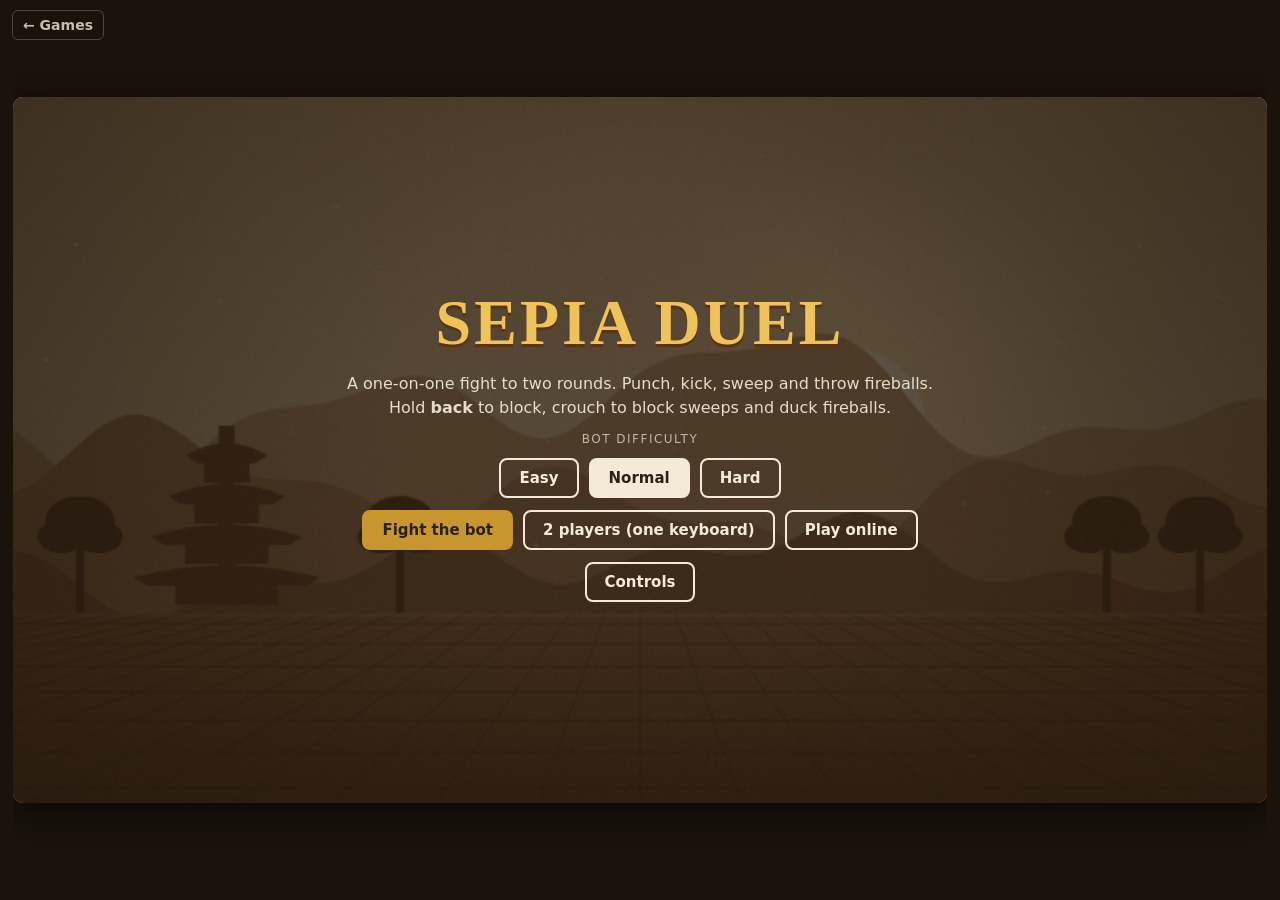
<file: games/duel/index.html>
<!DOCTYPE html>
<html lang="en">
<head>
<meta charset="UTF-8">
<meta name="viewport" content="width=device-width, initial-scale=1.0, user-scalable=no">
<title>Sepia Duel · Futt Sepia Games</title>
<style>
  * { box-sizing: border-box; }
  html, body {
    margin: 0; height: 100%;
    background: #1a120b; color: #f4ead8;
    font-family: system-ui, -apple-system, "Segoe UI", Roboto, sans-serif;
    display: flex; flex-direction: column; align-items: center; justify-content: center;
    overflow: hidden; touch-action: none; user-select: none; -webkit-user-select: none;
  }
  #back {
    position: fixed; top: 10px; left: 12px; z-index: 5; color: #f4ead8; text-decoration: none;
    font-size: 14px; font-weight: 600; opacity: .8; padding: 6px 10px; border-radius: 6px;
    border: 1px solid rgba(244,234,216,.3);
  }
  #back:hover { opacity: 1; background: rgba(244,234,216,.1); }
  #wrap { position: relative; width: min(98vw, calc((100vh - 40px) * 16 / 9)); aspect-ratio: 16 / 9; }
  canvas { width: 100%; height: 100%; display: block; border-radius: 10px; box-shadow: 0 8px 30px rgba(0,0,0,.6); background: #c9a46c; }
  .overlay {
    position: absolute; inset: 0; display: flex; flex-direction: column;
    align-items: center; justify-content: center; gap: 12px; padding: 16px;
    background: rgba(30,20,12,.72); border-radius: 10px; text-align: center; overflow-y: auto;
  }
  .hidden { display: none !important; }
  .overlay h1 { margin: 0; font-family: Georgia, "Times New Roman", serif; font-size: clamp(30px, 7vw, 64px); letter-spacing: 3px; color: #f0c35a; text-shadow: 0 3px 0 #5a3412; }
  .overlay h2 { margin: 0; font-family: Georgia, serif; font-size: clamp(22px, 4vw, 36px); color: #f0c35a; }
  .overlay p { margin: 0; opacity: .92; font-size: clamp(13px, 1.9vw, 16px); line-height: 1.5; max-width: 620px; }
  .row { display: flex; gap: 10px; flex-wrap: wrap; justify-content: center; }
  button {
    font: inherit; font-weight: 700; font-size: 15px; cursor: pointer;
    padding: 9px 18px; border-radius: 8px; border: 2px solid #f4ead8;
    background: transparent; color: #f4ead8;
  }
  button.sel, button:hover { background: #f4ead8; color: #2d2117; }
  button.primary { background: #c8962e; border-color: #c8962e; color: #2d2117; }
  button.primary:hover { background: #e2b456; border-color: #e2b456; }
  button:disabled { opacity: .5; cursor: default; }
  .lbl { font-size: 12px; text-transform: uppercase; letter-spacing: 1.5px; opacity: .7; }
  input.code {
    font: inherit; font-size: 22px; font-weight: 800; letter-spacing: 4px; text-transform: uppercase; text-align: center;
    width: 190px; padding: 8px; border-radius: 8px; border: 2px solid #f4ead8; background: rgba(0,0,0,.25); color: #f4ead8;
  }
  .bigcode { font-family: Georgia, serif; font-size: clamp(32px, 6vw, 52px); font-weight: 900; letter-spacing: 8px; color: #f0c35a; }
  .err { color: #ffb4a0; }
  table.keys { border-collapse: collapse; font-size: 13px; }
  table.keys td, table.keys th { padding: 3px 10px; border-bottom: 1px solid rgba(244,234,216,.15); text-align: left; }
  kbd { background: rgba(244,234,216,.15); border-radius: 4px; padding: 1px 6px; font-family: inherit; font-size: 12px; }
  #touch { position: absolute; inset: auto 0 0 0; height: 46%; pointer-events: none; display: none; }
  @media (pointer: coarse) { #touch.on { display: block; } }
  .tb {
    position: absolute; pointer-events: auto; border-radius: 50%; border: 2px solid rgba(244,234,216,.55);
    background: rgba(45,33,23,.35); color: #f4ead8; font-weight: 800; font-size: 15px;
    display: flex; align-items: center; justify-content: center; touch-action: none;
  }
  .tb.down { background: rgba(240,195,90,.55); }
  #netStat { position: absolute; top: 6px; right: 10px; font-size: 12px; opacity: .75; pointer-events: none; }
</style>
</head>
<body>
  <a id="back" href="../../index.html">← Games</a>
  <div id="wrap">
    <canvas id="c" width="960" height="540"></canvas>
    <div id="netStat"></div>

    <div id="touch">
      <div class="tb" data-b="left"  style="left:2%;  bottom:16%; width:15%; aspect-ratio:1">◀</div>
      <div class="tb" data-b="right" style="left:18%; bottom:16%; width:15%; aspect-ratio:1">▶</div>
      <div class="tb" data-b="up"    style="left:10%; bottom:52%; width:13%; aspect-ratio:1">▲</div>
      <div class="tb" data-b="down"  style="left:10%; bottom:-2%; width:13%; aspect-ratio:1">▼</div>
      <div class="tb" data-b="p" style="right:20%; bottom:8%;  width:14%; aspect-ratio:1">PUNCH</div>
      <div class="tb" data-b="k" style="right:3%;  bottom:24%; width:14%; aspect-ratio:1">KICK</div>
      <div class="tb" data-b="s" style="right:19%; bottom:48%; width:12%; aspect-ratio:1">★</div>
    </div>

    <!-- main menu -->
    <div class="overlay" id="scrMenu">
      <h1>SEPIA DUEL</h1>
      <p>A one-on-one fight to two rounds. Punch, kick, sweep and throw fireballs. Hold <b>back</b> to block, crouch to block sweeps and duck fireballs.</p>
      <div class="lbl">Bot difficulty</div>
      <div class="row" id="diff">
        <button data-d="0">Easy</button>
        <button data-d="1" class="sel">Normal</button>
        <button data-d="2">Hard</button>
      </div>
      <div class="row">
        <button class="primary" id="btnBot">Fight the bot</button>
        <button id="btnLocal">2 players (one keyboard)</button>
        <button id="btnOnline">Play online</button>
      </div>
      <div class="row"><button id="btnHelp">Controls</button></div>
      <p id="record" style="font-size:13px;opacity:.7"></p>
    </div>

    <!-- controls -->
    <div class="overlay hidden" id="scrHelp">
      <h2>Controls</h2>
      <table class="keys">
        <tr><th></th><th>vs Bot / Online</th><th>2P: Player 1</th><th>2P: Player 2</th></tr>
        <tr><td>Move</td><td><kbd>A</kbd><kbd>D</kbd> or <kbd>←</kbd><kbd>→</kbd></td><td><kbd>A</kbd><kbd>D</kbd></td><td><kbd>←</kbd><kbd>→</kbd></td></tr>
        <tr><td>Jump / crouch</td><td><kbd>W</kbd><kbd>S</kbd> or <kbd>↑</kbd><kbd>↓</kbd></td><td><kbd>W</kbd><kbd>S</kbd></td><td><kbd>↑</kbd><kbd>↓</kbd></td></tr>
        <tr><td>Punch</td><td><kbd>J</kbd> or <kbd>Z</kbd></td><td><kbd>F</kbd></td><td><kbd>,</kbd> or <kbd>Num1</kbd></td></tr>
        <tr><td>Kick (crouch: sweep)</td><td><kbd>K</kbd> or <kbd>X</kbd></td><td><kbd>G</kbd></td><td><kbd>.</kbd> or <kbd>Num2</kbd></td></tr>
        <tr><td>Fireball (costs ⅓ energy)</td><td><kbd>L</kbd> or <kbd>C</kbd></td><td><kbd>H</kbd></td><td><kbd>/</kbd> or <kbd>Num3</kbd></td></tr>
        <tr><td>Block</td><td colspan="3">Hold away from your opponent (crouch for sweeps, stand for jump kicks)</td></tr>
        <tr><td>Pause</td><td colspan="3"><kbd>P</kbd> or <kbd>Esc</kbd></td></tr>
      </table>
      <p style="font-size:13px">Punches chain into more punches or a kick when they hit. Jump kicks can't be blocked crouching, sweeps can't be blocked standing and knock you down. Crouching ducks under fireballs. Hits fill your energy bar.</p>
      <button id="btnHelpBack">Back</button>
    </div>

    <!-- online -->
    <div class="overlay hidden" id="scrOnline">
      <h2>Play online</h2>
      <div id="onlineBody"></div>
      <button id="btnOnlineBack">Back</button>
    </div>

    <!-- pause -->
    <div class="overlay hidden" id="scrPause">
      <h2 id="pauseTitle">Paused</h2>
      <div class="row">
        <button class="primary" id="btnResume">Resume</button>
        <button id="btnQuit">Quit to menu</button>
      </div>
    </div>

    <!-- result -->
    <div class="overlay hidden" id="scrOver">
      <h1 id="overTitle">YOU WIN</h1>
      <p id="overSub"></p>
      <div class="row" id="overBtns"></div>
    </div>
  </div>

<script src="../shared/lib/peerjs.min.js"></script>
<script src="../shared/lib/relay.js"></script>
<script>
(() => {
  const $ = id => document.getElementById(id);
  const canvas = $('c'), ctx = canvas.getContext('2d');
  const W = 960, H = 540, GROUND = 468, WALL = 40;
  const DT = 1 / 60, GRAV = 2300, ROUND_TIME = 60, WINS_NEEDED = 2, MAX_ROUNDS = 5;
  const FIRE_COST = 34, MAX_HP = 100, MAX_EN = 100;
  const clamp = (v, a, b) => Math.max(a, Math.min(b, v));
  const rnd = Math.random;

  // ================= moves =================
  // frames at 60 fps; reach/y are relative to the attacker's feet, in the direction it faces
  const MOVES = {
    jab:   { st: 4,  ac: 3, rc: 9,  dmg: 5,  reach: [16, 80],  y: [-118, -88], hs: 15, bs: 9,  kb: 150, lvl: 'mid',  cancel: true },
    cjab:  { st: 4,  ac: 3, rc: 10, dmg: 4,  reach: [16, 76],  y: [-76, -50],  hs: 14, bs: 8,  kb: 130, lvl: 'mid',  cancel: true, crouch: true },
    kick:  { st: 9,  ac: 4, rc: 17, dmg: 10, reach: [20, 104], y: [-104, -62], hs: 22, bs: 13, kb: 330, lvl: 'mid',  lunge: 90 },
    sweep: { st: 10, ac: 5, rc: 24, dmg: 8,  reach: [20, 108], y: [-30, 0],    hs: 0,  bs: 15, kb: 140, lvl: 'low',  kd: true, crouch: true },
    akick: { st: 5,  ac: 99, rc: 0, dmg: 9,  reach: [6, 74],   y: [-64, -4],   hs: 19, bs: 11, kb: 200, lvl: 'high', air: true },
    fire:  { st: 13, ac: 1, rc: 22, proj: true },
  };
  const FIREBALL = { dmg: 10, chip: 3, hs: 18, bs: 12, kb: 220, speed: 540, r: 15, y: -100 };

  // ================= simulation =================
  function newFighter(i) {
    return { i, x: i ? W - 260 : 260, y: GROUND, vx: 0, vy: 0, face: i ? -1 : 1, hp: MAX_HP, en: 20,
      st: 'idle', t: 0, mv: '', hit: false, stun: 0, guard: false, gp: false, crouch: false,
      buf: { p: 0, k: 0, s: 0 }, lc: { p: 0, k: 0, s: 0 }, combo: 0 };
  }
  function newGame(mode) {
    const g = { mode, phase: 'intro', pt: 0, round: 1, wins: [0, 0], time: ROUND_TIME, tick: 0,
      f: [newFighter(0), newFighter(1)], proj: [], hitstop: 0, ev: [], evn: 0, winner: -1, roundWinner: -1, msg: '' };
    event(g, 'round', W / 2, 200);
    return g;
  }
  function resetRound(g) {
    g.f = [newFighter(0), newFighter(1)].map((f, i) => { f.en = g.f[i].en; return f; });
    g.proj = []; g.time = ROUND_TIME; g.phase = 'intro'; g.pt = 0; g.hitstop = 0; g.roundWinner = -1;
    event(g, 'round', W / 2, 200);
  }
  function event(g, k, x, y, p = 1) {
    g.ev.push({ n: ++g.evn, k, x: Math.round(x), y: Math.round(y), p });
    if (g.ev.length > 40) g.ev.shift();
  }

  const grounded = f => f.y >= GROUND - 0.5;
  const neutral = f => f.st === 'idle' || f.st === 'walk' || f.st === 'crouch';
  function hurtbox(f) {
    if (f.st === 'down' || f.st === 'getup' || f.st === 'ko' || f.st === 'fall') return null;     // invulnerable on the floor
    const crouching = f.crouch || (f.st === 'attack' && MOVES[f.mv].crouch);
    const top = !grounded(f) ? -112 : crouching ? -78 : -128;
    return { x0: f.x - 22, x1: f.x + 22, y0: f.y + top, y1: f.y - (grounded(f) ? 0 : 8) };
  }
  const overlap = (a, b) => a && b && a.x0 < b.x1 && a.x1 > b.x0 && a.y0 < b.y1 && a.y1 > b.y0;

  function startMove(g, f, mv) {
    const M = MOVES[mv];
    f.st = 'attack'; f.mv = mv; f.t = 0; f.hit = false;
    if (!M.air) f.vx = 0;
    if (mv === 'fire') f.en -= FIRE_COST;
    event(g, mv === 'fire' ? 'charge' : 'whoosh', f.x, f.y - 90, mv === 'kick' || mv === 'sweep' ? 1.4 : 1);
  }

  // inp: { x: -1|0|1, up, down, p, k, s } where p/k/s are press counters (a change means a new press)
  function readPresses(f, inp) {
    for (const b of ['p', 'k', 's']) {
      if (inp[b] !== f.lc[b]) { f.buf[b] = 7; f.lc[b] = inp[b]; }   // 7-frame input buffer
      else if (f.buf[b] > 0) f.buf[b]--;
    }
  }
  const take = (f, b) => { if (f.buf[b] > 0) { f.buf[b] = 0; return true; } return false; };

  function applyHit(g, att, def, M, isProj, hx, hy) {
    const dir = isProj ? Math.sign(isProj.vx) : att.face;
    const stand = !def.crouch;
    const canBlock = def.guard && grounded(def) && (neutral(def) || def.st === 'block');
    const lvlOk = M.lvl === 'low' ? !stand : M.lvl === 'high' ? stand : true;
    if (canBlock && lvlOk) {
      def.st = 'block'; def.t = 0; def.stun = M.bs; def.vx = dir * M.kb * 0.7;
      def.hp = Math.max(1, def.hp - (M.chip || 0));
      if (def.x <= WALL + 2 || def.x >= W - WALL - 2) { if (!isProj) att.vx = -dir * M.kb * 0.6; }
      att.en = Math.min(MAX_EN, att.en + 2);
      g.hitstop = 5;
      event(g, 'block', hx, hy);
      return;
    }
    def.hp = Math.max(0, def.hp - M.dmg);
    att.en = Math.min(MAX_EN, att.en + 7); def.en = Math.min(MAX_EN, def.en + 4);
    att.combo = (att.combo || 0) + 1; def.combo = 0;
    g.hitstop = M.dmg >= 9 ? 9 : 6;
    event(g, 'hit', hx, hy, M.dmg >= 9 ? 1.6 : 1);
    if (def.hp <= 0) {
      def.st = 'ko'; def.t = 0; def.vx = dir * 380; def.vy = -520; def.crouch = false;
      return;
    }
    def.crouch = false;
    if (M.kd || !grounded(def)) {
      def.st = 'fall'; def.t = 0; def.vx = dir * (M.kb + 60); def.vy = M.kd ? -380 : -420;
    } else {
      def.st = 'hit'; def.t = 0; def.stun = M.hs; def.vx = dir * M.kb;
    }
    if (!isProj && (def.x <= WALL + 2 || def.x >= W - WALL - 2)) att.vx = -dir * M.kb * 0.5;
  }

  function stepFighter(g, f, o, inp) {
    readPresses(f, inp);
    f.t++;
    const dx = o.x - f.x;
    const towards = Math.sign(dx) || f.face;
    const live = g.phase === 'fight';
    const x = live ? inp.x : 0, up = live && inp.up, down = live && inp.down;
    if (!live) { f.buf.p = f.buf.k = f.buf.s = 0; }

    switch (f.st) {
      case 'idle': case 'walk': case 'crouch': {
        if (grounded(f)) f.face = towards;
        f.guard = x === -f.face;
        f.crouch = down;
        if (take(f, 's') && f.en >= FIRE_COST && !g.proj.some(p => p.o === f.i)) startMove(g, f, 'fire');
        else if (take(f, 'k')) startMove(g, f, down ? 'sweep' : 'kick');
        else if (take(f, 'p')) startMove(g, f, down ? 'cjab' : 'jab');
        else if (up) {
          f.st = 'jump'; f.t = 0; f.vy = -860; f.vx = x * 270; f.crouch = false; f.guard = false; f.air = false;
          event(g, 'jump', f.x, f.y);
        } else if (down) { f.st = 'crouch'; f.vx = 0; }
        else if (x) { f.st = 'walk'; f.vx = x * (x === f.face ? 235 : 175); }
        else { f.st = 'idle'; f.vx = 0; }
        if (f.st === 'attack') { f.guard = false; }
        break;
      }
      case 'jump': {
        f.guard = false;
        if (!f.air && (take(f, 'k') || take(f, 'p'))) { f.air = true; startMove(g, f, 'akick'); }
        break;
      }
      case 'attack': {
        const M = MOVES[f.mv];
        f.guard = false;
        if (!M.air) {
          f.vx *= 0.8;
          if (M.lunge && f.t === M.st - 2) f.vx = f.face * M.lunge * 3;
        }
        const active = f.t >= M.st && f.t < M.st + M.ac;
        if (M.proj && f.t === M.st) {
          g.proj.push({ o: f.i, x: f.x + f.face * 60, y: f.y + FIREBALL.y, vx: f.face * FIREBALL.speed, life: 3 });
          event(g, 'fire', f.x + f.face * 60, f.y + FIREBALL.y);
        }
        if (active && !M.proj && !f.hit && (!M.air || !grounded(f))) {
          const a = f.face > 0 ? f.x + M.reach[0] : f.x - M.reach[1];
          const box = { x0: a, x1: a + (M.reach[1] - M.reach[0]), y0: f.y + M.y[0], y1: f.y + M.y[1] };
          const hb = hurtbox(o);
          if (overlap(box, hb)) {
            f.hit = true;
            applyHit(g, f, o, M, null, (Math.max(box.x0, hb.x0) + Math.min(box.x1, hb.x1)) / 2, (Math.max(box.y0, hb.y0) + Math.min(box.y1, hb.y1)) / 2);
          }
        }
        // a punch that connects can be cancelled into another punch or a kick
        if (M.cancel && f.hit && f.t >= M.st + M.ac && (f.buf.p || f.buf.k)) {
          const crouch = live && inp.down;
          if (take(f, 'k')) startMove(g, f, crouch ? 'sweep' : 'kick');
          else if (take(f, 'p')) startMove(g, f, crouch ? 'cjab' : 'jab');
          break;
        }
        if (!M.air && f.t >= M.st + M.ac + M.rc) { f.st = down ? 'crouch' : 'idle'; f.crouch = down; f.t = 0; }
        break;
      }
      case 'land': f.vx *= 0.7; if (f.t >= 6) { f.st = 'idle'; f.t = 0; } break;
      case 'hit': case 'block':
        f.vx *= 0.86;
        if (f.st === 'block') { f.guard = x === -f.face; f.crouch = down; }
        if (--f.stun <= 0 && grounded(f)) { f.st = down && f.st === 'block' ? 'crouch' : 'idle'; f.t = 0; }
        break;
      case 'down': f.vx *= 0.8; if (f.t >= 40) { f.st = 'getup'; f.t = 0; } break;
      case 'getup': if (f.t >= 18) { f.st = 'idle'; f.t = 0; } break;
      case 'ko': case 'fall': case 'win': break;
    }

    // physics
    if (!grounded(f) || f.vy < 0) {
      f.vy += GRAV * DT; f.y += f.vy * DT;
      if (f.y >= GROUND) {
        f.y = GROUND; f.vy = 0;
        if (f.st === 'jump' || (f.st === 'attack' && MOVES[f.mv].air)) { f.st = 'land'; f.t = 0; f.air = false; event(g, 'land', f.x, f.y); }
        else if (f.st === 'fall') { f.st = 'down'; f.t = 0; event(g, 'thud', f.x, f.y); }
        else if (f.st === 'ko') { f.vx *= 0.4; event(g, 'thud', f.x, f.y); }
        else if (f.st === 'hit') { /* keep stun */ }
      }
    }
    if (grounded(f) && (f.st === 'ko' || f.st === 'win')) f.vx *= 0.85;
    f.x = clamp(f.x + f.vx * DT, WALL, W - WALL);
    f.gp = f.guard && grounded(f) && (o.st === 'attack' || g.proj.some(p => p.o === o.i && Math.abs(p.x - f.x) < 260)) && Math.abs(dx) < 300;
  }

  function separate(a, b) {
    const ha = hurtbox(a) || { y0: a.y - 60, y1: a.y }, hb = hurtbox(b) || { y0: b.y - 60, y1: b.y };
    if (ha.y0 > hb.y1 - 20 || hb.y0 > ha.y1 - 20) return;     // one is jumping over the other
    const d = b.x - a.x, min = 46;
    if (Math.abs(d) < min) {
      const push = (min - Math.abs(d)) / 2, s = d === 0 ? (a.face || 1) : Math.sign(d);
      a.x -= s * push; b.x += s * push;
      if (a.x < WALL) { b.x += WALL - a.x; a.x = WALL; }
      if (b.x < WALL) { a.x += WALL - b.x; b.x = WALL; }
      if (a.x > W - WALL) { b.x -= a.x - (W - WALL); a.x = W - WALL; }
      if (b.x > W - WALL) { a.x -= b.x - (W - WALL); b.x = W - WALL; }
    }
  }

  function stepProjectiles(g) {
    for (const p of g.proj) {
      p.x += p.vx * DT; p.life -= DT;
      const f = g.f[p.o], o = g.f[1 - p.o];
      const box = { x0: p.x - FIREBALL.r, x1: p.x + FIREBALL.r, y0: p.y - FIREBALL.r, y1: p.y + FIREBALL.r };
      if (overlap(box, hurtbox(o))) { applyHit(g, f, o, Object.assign({ lvl: 'mid' }, FIREBALL), p, p.x, p.y); p.life = 0; }
    }
    if (g.proj.length === 2 && Math.abs(g.proj[0].x - g.proj[1].x) < FIREBALL.r * 2) {
      event(g, 'clash', (g.proj[0].x + g.proj[1].x) / 2, g.proj[0].y);
      g.proj[0].life = g.proj[1].life = 0;
    }
    g.proj = g.proj.filter(p => p.life > 0 && p.x > -40 && p.x < W + 40);
  }

  function endRound(g, w) {
    g.phase = 'ko'; g.pt = 0; g.roundWinner = w;
    if (w >= 0) g.wins[w]++;
  }

  function step(g, inputs) {
    g.tick++; g.pt++;
    if (g.phase === 'over') return;
    if (g.phase === 'intro') {
      if (g.pt === 70) event(g, 'fight', W / 2, 200);
      if (g.pt >= 100) { g.phase = 'fight'; g.pt = 0; }
    }
    if (g.phase === 'fight') {
      if (g.pt % 60 === 0) g.time--;
      if (g.pt % 30 === 0) for (const f of g.f) f.en = Math.min(MAX_EN, f.en + 1);
    }
    if (g.hitstop > 0) { g.hitstop--; return; }
    // slow motion right after a KO
    if (g.phase === 'ko' && g.pt < 70 && g.pt % 3) return;

    const [a, b] = g.f;
    stepFighter(g, a, b, inputs[0]);
    stepFighter(g, b, a, inputs[1]);
    separate(a, b);
    stepProjectiles(g);

    if (g.phase === 'fight') {
      const ko0 = a.hp <= 0, ko1 = b.hp <= 0;
      if (ko0 || ko1) {
        endRound(g, ko0 && ko1 ? -1 : ko0 ? 1 : 0);
        event(g, 'ko', W / 2, 200);
      } else if (g.time <= 0) {
        endRound(g, a.hp === b.hp ? -1 : a.hp > b.hp ? 0 : 1);
        event(g, 'time', W / 2, 200);
        for (const f of g.f) { f.vx = 0; }
      }
    } else if (g.phase === 'ko') {
      const w = g.roundWinner;
      if (w >= 0 && g.pt > 80 && neutral(g.f[w]) && grounded(g.f[w])) { g.f[w].st = 'win'; g.f[w].t = 0; }
      if (g.pt >= 190) {
        const done = g.wins[0] >= WINS_NEEDED || g.wins[1] >= WINS_NEEDED || g.round >= MAX_ROUNDS;
        if (done) {
          g.phase = 'over'; g.pt = 0;
          g.winner = g.wins[0] === g.wins[1] ? -1 : g.wins[0] > g.wins[1] ? 0 : 1;
          event(g, 'over', W / 2, 200);
        } else { g.round++; resetRound(g); }
      }
    }
  }

  // ================= bot =================
  const BOTS = [
    { react: 22, block: 0.15, anti: 0.1,  think: 26, combo: 0.15, zone: 0.25, jumpin: 0.1 },
    { react: 13, block: 0.45, anti: 0.35, think: 16, combo: 0.5,  zone: 0.45, jumpin: 0.18 },
    { react: 7,  block: 0.78, anti: 0.7,  think: 9,  combo: 0.85, zone: 0.6,  jumpin: 0.22 },
  ];
  function makeBot(level) {
    const c = BOTS[level];
    const out = { x: 0, up: false, down: false, p: 0, k: 0, s: 0 };
    let plan = 'wait', planT = 0, lastThreat = '', blockDecision = false, projSeen = new WeakSet(), projAct = '', projT = 0;
    return function (g, me, o) {
      out.up = false;
      if (g.phase !== 'fight') { out.x = 0; out.down = false; return out; }
      const dx = o.x - me.x, dist = Math.abs(dx), fwd = Math.sign(dx) || me.face;

      // incoming attack: decide once per enemy move whether to block it
      if (o.st === 'attack' && !MOVES[o.mv].proj) {
        const M = MOVES[o.mv];
        const key = o.mv + (g.tick - o.t);
        if (key !== lastThreat && o.t >= c.react) { lastThreat = key; blockDecision = rnd() < c.block; }
        if (blockDecision && o.t >= c.react && dist < M.reach[1] + 70 && (neutral(me) || me.st === 'block')) {
          out.x = -fwd; out.down = M.lvl === 'low'; return out;
        }
      }
      // fireballs: block, duck or jump
      const p = g.proj.find(q => q.o === o.i && Math.sign(q.vx) === Math.sign(me.x - q.x) && Math.abs(q.x - me.x) < 330);
      if (p && !projSeen.has(p) && Math.abs(p.x - me.x) < 330 - c.react * 6) {
        projSeen.add(p);
        const r = rnd();
        projAct = r < c.block * 0.6 ? 'duck' : r < c.block ? 'block' : r < c.block + 0.25 ? 'jump' : 'none';
        projT = 40;
      }
      if (projT > 0) {
        projT--;
        if (projAct === 'duck') { out.x = 0; out.down = true; return out; }
        if (projAct === 'block') { out.x = -fwd; out.down = false; return out; }
        if (projAct === 'jump' && p && Math.abs(p.x - me.x) < 170 && neutral(me)) { out.up = true; out.x = fwd; out.down = false; projAct = 'none'; return out; }
      }
      // anti-air
      if (!grounded(o) && o.vy > -200 && dist < 120 && neutral(me) && rnd() < c.anti / 6) { out.p++; out.x = 0; out.down = false; return out; }
      // air kick while jumping in
      if (me.st === 'jump' && dist < 110 && me.vy > -300) { out.k++; return out; }
      // keep a combo going
      if (me.st === 'attack' && me.hit && MOVES[me.mv].cancel && rnd() < c.combo / 3) { rnd() < 0.5 ? out.k++ : out.p++; return out; }

      if (--planT <= 0) {
        planT = c.think + ((rnd() * c.think) | 0);
        const r = rnd();
        if (dist > 300) plan = me.en >= FIRE_COST && r < c.zone ? 'fire' : r < c.zone + c.jumpin * 0.5 ? 'jumpin' : 'approach';
        else if (dist > 115) plan = r < c.jumpin ? 'jumpin' : r < 0.25 + c.jumpin ? 'wait' : r < 0.35 + c.jumpin && me.en >= FIRE_COST ? 'fire' : 'approach';
        else plan = r < 0.36 ? 'jab' : r < 0.58 ? 'kick' : r < 0.74 ? 'sweep' : r < 0.86 ? 'cjab' : r < 0.94 ? 'back' : 'wait';
      }
      out.x = 0; out.down = false;
      switch (plan) {
        case 'approach': out.x = fwd; break;
        case 'back': out.x = -fwd; break;
        case 'jumpin': if (neutral(me)) { out.up = true; out.x = fwd; } plan = 'wait'; break;
        case 'fire': out.s++; plan = 'wait'; break;
        case 'jab': if (neutral(me)) { out.p++; plan = 'wait'; } break;
        case 'cjab': out.down = true; if (neutral(me)) { out.p++; plan = 'crouchwait'; planT = 12; } break;
        case 'kick': if (neutral(me)) { out.k++; plan = 'wait'; } break;
        case 'sweep': out.down = true; if (neutral(me)) { out.k++; plan = 'crouchwait'; planT = 12; } break;
        case 'crouchwait': out.down = true; break;
      }
      return out;
    };
  }

  // ================= input =================
  const KEYS_SOLO = { left: ['KeyA', 'ArrowLeft'], right: ['KeyD', 'ArrowRight'], up: ['KeyW', 'ArrowUp'], down: ['KeyS', 'ArrowDown'], p: ['KeyJ', 'KeyZ'], k: ['KeyK', 'KeyX'], s: ['KeyL', 'KeyC'] };
  const KEYS_P1 = { left: ['KeyA'], right: ['KeyD'], up: ['KeyW'], down: ['KeyS'], p: ['KeyF'], k: ['KeyG'], s: ['KeyH'] };
  const KEYS_P2 = { left: ['ArrowLeft'], right: ['ArrowRight'], up: ['ArrowUp'], down: ['ArrowDown'], p: ['Comma', 'Numpad1'], k: ['Period', 'Numpad2'], s: ['Slash', 'Numpad3'] };
  const held = {};
  function makeHuman(map, touch) {
    const c = { map, touch, cnt: { p: 0, k: 0, s: 0 }, out: { x: 0, up: false, down: false, p: 0, k: 0, s: 0 } };
    c.read = () => {
      const any = b => c.map[b].some(k => held[k]) || (c.touch && touchHeld[b]);
      const o = c.out;
      o.x = (any('right') ? 1 : 0) - (any('left') ? 1 : 0);
      o.up = any('up'); o.down = any('down');
      o.p = c.cnt.p; o.k = c.cnt.k; o.s = c.cnt.s;
      return o;
    };
    return c;
  }
  let humans = [];
  const touchHeld = {};
  function press(code) {
    for (const h of humans) for (const b of ['p', 'k', 's']) if (h.map[b].includes(code)) h.cnt[b]++;
  }
  addEventListener('keydown', e => {
    if (e.target && e.target.tagName === 'INPUT') return;
    if (['ArrowUp', 'ArrowDown', 'ArrowLeft', 'ArrowRight', 'Space', 'Slash'].includes(e.code)) e.preventDefault();
    if (!e.repeat) press(e.code);
    held[e.code] = true;
    if ((e.code === 'KeyP' || e.code === 'Escape') && !e.repeat) togglePause();
  });
  addEventListener('keyup', e => { held[e.code] = false; });
  addEventListener('blur', () => { for (const k in held) held[k] = false; });

  document.querySelectorAll('.tb').forEach(el => {
    const b = el.dataset.b;
    const on = e => {
      e.preventDefault(); el.classList.add('down'); touchHeld[b] = true;
      if (b === 'p' || b === 'k' || b === 's') for (const h of humans) if (h.touch) h.cnt[b]++;
      sfx.unlock();
    };
    const off = e => { e.preventDefault(); el.classList.remove('down'); touchHeld[b] = false; };
    el.addEventListener('pointerdown', on);
    el.addEventListener('pointerup', off); el.addEventListener('pointercancel', off); el.addEventListener('pointerleave', off);
  });

  // ================= audio =================
  const sfx = (() => {
    let ac = null, master = null;
    const unlock = () => {
      if (!ac) { try { ac = new (window.AudioContext || window.webkitAudioContext)(); master = ac.createGain(); master.gain.value = 0.5; master.connect(ac.destination); } catch (_) { return; } }
      if (ac.state === 'suspended') ac.resume();
    };
    function noise(dur, freq, q, vol) {
      if (!ac) return;
      const n = ac.createBuffer(1, Math.ceil(ac.sampleRate * dur), ac.sampleRate), d = n.getChannelData(0);
      for (let i = 0; i < d.length; i++) d[i] = (Math.random() * 2 - 1) * (1 - i / d.length);
      const s = ac.createBufferSource(); s.buffer = n;
      const f = ac.createBiquadFilter(); f.type = 'bandpass'; f.frequency.value = freq; f.Q.value = q;
      const gn = ac.createGain(); gn.gain.value = vol;
      s.connect(f); f.connect(gn); gn.connect(master); s.start();
    }
    function tone(f0, f1, dur, type, vol) {
      if (!ac) return;
      const o = ac.createOscillator(), gn = ac.createGain(), t = ac.currentTime;
      o.type = type; o.frequency.setValueAtTime(f0, t); o.frequency.exponentialRampToValueAtTime(Math.max(20, f1), t + dur);
      gn.gain.setValueAtTime(vol, t); gn.gain.exponentialRampToValueAtTime(0.001, t + dur);
      o.connect(gn); gn.connect(master); o.start(t); o.stop(t + dur + 0.02);
    }
    return {
      unlock,
      play(k, p = 1) {
        switch (k) {
          case 'hit': noise(0.12, 900, 0.8, 0.9 * p); tone(160, 55, 0.16, 'sine', 0.7 * p); break;
          case 'block': noise(0.06, 2600, 3, 0.5); tone(700, 500, 0.05, 'square', 0.08); break;
          case 'whoosh': noise(0.13, 1500 * p, 1.2, 0.18); break;
          case 'charge': tone(220, 520, 0.2, 'triangle', 0.18); break;
          case 'fire': noise(0.35, 500, 0.7, 0.35); tone(300, 90, 0.35, 'sawtooth', 0.12); break;
          case 'clash': noise(0.3, 1200, 0.6, 0.6); break;
          case 'jump': tone(300, 520, 0.08, 'sine', 0.06); break;
          case 'land': noise(0.06, 300, 1, 0.2); break;
          case 'thud': noise(0.2, 180, 0.8, 0.8); tone(90, 40, 0.25, 'sine', 0.5); break;
          case 'round': tone(392, 392, 0.5, 'triangle', 0.2); break;
          case 'fight': tone(523, 523, 0.18, 'square', 0.12); setTimeout(() => tone(784, 784, 0.35, 'square', 0.12), 120); break;
          case 'ko': tone(196, 98, 1.4, 'triangle', 0.35); noise(0.6, 400, 0.5, 0.5); break;
          case 'time': tone(330, 330, 0.6, 'triangle', 0.25); break;
          case 'over': tone(262, 262, 0.25, 'triangle', 0.2); setTimeout(() => tone(392, 392, 0.5, 'triangle', 0.2), 200); break;
        }
      },
    };
  })();
  addEventListener('pointerdown', () => sfx.unlock());
  addEventListener('keydown', () => sfx.unlock());

  // ================= rendering =================
  const SKINS = [
    { name: 'ROOK', gi: '#8b3a1e', giDark: '#5e2412', belt: '#1e140c', skin: '#e3bb8c', skinDark: '#b88d5e', band: '#f0c35a', hair: '#2d2117' },
    { name: 'ASH',  gi: '#2f5563', giDark: '#1d3640', belt: '#1e140c', skin: '#d9ad7c', skinDark: '#a97f52', band: '#e8e0cc', hair: '#4a3420' },
  ];

  // background, drawn once
  const bg = document.createElement('canvas'); bg.width = W; bg.height = H;
  (() => {
    const b = bg.getContext('2d');
    const sky = b.createLinearGradient(0, 0, 0, GROUND);
    sky.addColorStop(0, '#d9b98a'); sky.addColorStop(0.55, '#ecd3a6'); sky.addColorStop(1, '#f3e2bf');
    b.fillStyle = sky; b.fillRect(0, 0, W, H);
    const sun = b.createRadialGradient(640, 250, 10, 640, 250, 200);
    sun.addColorStop(0, 'rgba(255,240,205,1)'); sun.addColorStop(0.25, 'rgba(250,222,170,.8)'); sun.addColorStop(1, 'rgba(250,222,170,0)');
    b.fillStyle = sun; b.fillRect(0, 0, W, H);
    b.fillStyle = '#fbefd4'; b.beginPath(); b.arc(640, 250, 54, 0, Math.PI * 2); b.fill();
    const ridge = (base, amp, col, seed) => {
      b.fillStyle = col; b.beginPath(); b.moveTo(0, GROUND);
      for (let x = 0; x <= W; x += 8) b.lineTo(x, base - amp * (0.5 + 0.5 * Math.sin(x * 0.006 + seed) * Math.cos(x * 0.013 + seed * 2)) - 12 * Math.sin(x * 0.04 + seed));
      b.lineTo(W, GROUND); b.fill();
    };
    ridge(300, 120, '#c9a275', 1); ridge(345, 90, '#b08458', 4); ridge(385, 60, '#8f6640', 7);
    // pagoda silhouette
    b.fillStyle = '#6b4a2c';
    const px = 170, py = 372;
    b.fillRect(px - 6, py - 120, 12, 120);
    for (let i = 0; i < 4; i++) {
      const y = py - i * 30, w = 70 - i * 13;
      b.beginPath(); b.moveTo(px - w, y - 8); b.quadraticCurveTo(px, y - 26, px + w, y - 8); b.lineTo(px + w - 10, y - 2); b.lineTo(px - w + 10, y - 2); b.fill();
      b.fillRect(px - w * 0.55, y - 2, w * 1.1, 14);
    }
    // trees
    b.fillStyle = '#5a3c22';
    for (const tx of [60, 300, 830, 900]) {
      b.fillRect(tx - 3, 330, 6, 60);
      b.beginPath(); b.ellipse(tx, 322, 26, 18, 0, 0, Math.PI * 2); b.fill();
      b.beginPath(); b.ellipse(tx - 14, 334, 18, 12, 0, 0, Math.PI * 2); b.fill();
      b.beginPath(); b.ellipse(tx + 14, 334, 18, 12, 0, 0, Math.PI * 2); b.fill();
    }
    // wooden stage
    const fl = b.createLinearGradient(0, 390, 0, H);
    fl.addColorStop(0, '#9a6b3e'); fl.addColorStop(1, '#5e3e22');
    b.fillStyle = fl; b.fillRect(0, 390, W, H - 390);
    b.strokeStyle = 'rgba(40,24,12,.35)'; b.lineWidth = 1;
    for (let y = 398; y < H; y += 14 + (y - 390) * 0.12) { b.beginPath(); b.moveTo(0, y); b.lineTo(W, y); b.stroke(); }
    for (let i = -20; i <= 20; i++) { b.beginPath(); b.moveTo(W / 2 + i * 26, 390); b.lineTo(W / 2 + i * 80, H); b.stroke(); }
    b.fillStyle = 'rgba(255,235,200,.12)'; b.fillRect(0, 390, W, 3);
    // paper grain + vignette
    const img = b.getImageData(0, 0, W, H), d = img.data;
    for (let i = 0; i < d.length; i += 4) { const n = (Math.random() - 0.5) * 16; d[i] += n; d[i + 1] += n; d[i + 2] += n; }
    b.putImageData(img, 0, 0);
    const v = b.createRadialGradient(W / 2, H / 2, H * 0.35, W / 2, H / 2, W * 0.7);
    v.addColorStop(0, 'rgba(40,24,10,0)'); v.addColorStop(1, 'rgba(40,24,10,.55)');
    b.fillStyle = v; b.fillRect(0, 0, W, H);
  })();

  // ---- poses: segment angles in radians from straight down, positive = towards the facing direction ----
  const GUARD_F = [0.75, 2.5], GUARD_B = [0.4, 2.65];
  const POSES = {
    idle:   { lean: 0.12, lf: [0.45, -0.05], lb: [-0.35, -0.3], af: GUARD_F, ab: GUARD_B, head: 0 },
    crouch: { lean: 0.35, lf: [1.35, 0.1], lb: [0.55, -1.0], af: [0.95, 2.6], ab: [0.6, 2.7], head: -0.15 },
    jump:   { lean: 0.1, lf: [1.2, 0.2], lb: [0.3, -0.9], af: [1.0, 2.4], ab: [0.4, 2.0], head: 0 },
    jabS:   { lean: 0.15, lf: [0.5, -0.05], lb: [-0.4, -0.35], af: [0.4, 2.8], ab: GUARD_B, head: 0 },
    jab:    { lean: 0.28, lf: [0.55, -0.05], lb: [-0.45, -0.4], af: [1.62, 1.6], ab: [0.3, 2.7], head: 0 },
    cjab:   { lean: 0.45, lf: [1.35, 0.1], lb: [0.55, -1.0], af: [1.5, 1.52], ab: [0.6, 2.7], head: -0.2 },
    kickS:  { lean: -0.1, lf: [1.3, -0.5], lb: [-0.1, -0.15], af: GUARD_F, ab: [-0.2, 1.2], head: 0 },
    kick:   { lean: -0.38, lf: [1.72, 1.66], lb: [-0.12, -0.12], af: [0.9, 2.3], ab: [-0.6, 0.6], head: 0.2 },
    sweepS: { lean: 0.5, lf: [1.1, -0.3], lb: [0.9, -0.9], af: [1.2, 1.0], ab: [0.9, 0.6], head: -0.3 },
    sweep:  { lean: 0.6, lf: [1.4, 1.52], lb: [0.9, -0.9], af: [0.9, 0.3], ab: [0.7, 0.2], head: -0.4 },
    akick:  { lean: -0.2, lf: [1.25, 1.45], lb: [0.2, -1.2], af: [1.0, 2.3], ab: [-0.5, 0.5], head: 0.1 },
    fireS:  { lean: -0.1, lf: [0.6, 0.0], lb: [-0.5, -0.4], af: [-0.4, 1.1], ab: [-0.5, 0.9], head: 0 },
    fire:   { lean: 0.28, lf: [0.65, 0.0], lb: [-0.55, -0.45], af: [1.58, 1.56], ab: [1.42, 1.5], head: 0 },
    hit:    { lean: -0.45, lf: [0.3, 0.0], lb: [-0.25, -0.35], af: [-0.3, 0.4], ab: [-0.6, 0.2], head: -0.35 },
    block:  { lean: -0.05, lf: [0.4, -0.05], lb: [-0.4, -0.35], af: [0.45, 2.95], ab: [0.65, 3.0], head: 0.15 },
    cblock: { lean: 0.2, lf: [1.35, 0.1], lb: [0.55, -1.0], af: [0.5, 3.0], ab: [0.7, 3.05], head: 0.1 },
    win:    { lean: 0, lf: [0.25, 0.05], lb: [-0.25, -0.2], af: [3.05, 3.1], ab: [0.25, 0.9], head: -0.1 },
    land:   { lean: 0.3, lf: [1.0, -0.2], lb: [0.2, -0.8], af: GUARD_F, ab: GUARD_B, head: 0 },
  };
  function walkPose(ph) {
    const s = Math.sin(ph), c = Math.cos(ph);
    return { lean: 0.14, lf: [0.5 * s + 0.05, 0.5 * s - 0.45 * Math.max(0, c)], lb: [-0.5 * s - 0.05, -0.5 * s - 0.45 * Math.max(0, -c)], af: GUARD_F, ab: GUARD_B, head: 0 };
  }
  function targetPose(f) {
    switch (f.st) {
      case 'walk': return walkPose(f.x * 0.045 * f.face);
      case 'crouch': return f.gp ? POSES.cblock : POSES.crouch;
      case 'idle': return f.gp ? POSES.block : POSES.idle;
      case 'jump': return POSES.jump;
      case 'land': return POSES.land;
      case 'attack': {
        const M = MOVES[f.mv];
        if (f.mv === 'akick') return f.t >= M.st ? POSES.akick : POSES.jump;
        const pre = f.t < M.st;
        const rec = f.t >= M.st + M.ac + M.rc * 0.6;
        const base = { jab: 'jab', cjab: 'cjab', kick: 'kick', sweep: 'sweep', fire: 'fire' }[f.mv];
        if (pre) return POSES[base + 'S'] || (f.mv === 'cjab' ? POSES.crouch : POSES.jabS);
        if (rec) return MOVES[f.mv].crouch ? POSES.crouch : POSES.idle;
        return POSES[base];
      }
      case 'hit': case 'fall': case 'ko': case 'down': return POSES.hit;
      case 'getup': return POSES.crouch;
      case 'block': return f.crouch ? POSES.cblock : POSES.block;
      case 'win': return POSES.win;
    }
    return POSES.idle;
  }
  const SNAPPY = { jab: 1, cjab: 1, kick: 1, sweep: 1, fire: 1, akick: 1 };
  function smoothPose(rp, tp, k) {
    if (!rp) return JSON.parse(JSON.stringify(tp));
    rp.lean += (tp.lean - rp.lean) * k; rp.head += (tp.head - rp.head) * k;
    for (const s of ['lf', 'lb', 'af', 'ab']) for (let j = 0; j < 2; j++) rp[s][j] += (tp[s][j] - rp[s][j]) * k;
    return rp;
  }
  // rotation for bodies lying on the floor
  function bodyRot(f) {
    if (f.st === 'down') return -1.45;
    if (f.st === 'getup') return -1.45 * (1 - f.t / 18);
    if (f.st === 'ko') return grounded(f) ? -1.45 : -Math.min(1.45, 0.3 + f.t * 0.04);
    if (f.st === 'fall') return -Math.min(1.2, f.t * 0.06);
    return 0;
  }

  function limb(c, x, y, seg, l1, l2, w1, w2, col) {
    const kx = x + Math.sin(seg[0]) * l1, ky = y + Math.cos(seg[0]) * l1;
    const ex = kx + Math.sin(seg[1]) * l2, ey = ky + Math.cos(seg[1]) * l2;
    c.strokeStyle = col; c.lineCap = 'round'; c.lineJoin = 'round';
    c.lineWidth = w1; c.beginPath(); c.moveTo(x, y); c.lineTo(kx, ky); c.stroke();
    c.lineWidth = w2; c.beginPath(); c.moveTo(kx, ky); c.lineTo(ex, ey); c.stroke();
    return [ex, ey, seg[1]];
  }
  function drawFighter(c, f, pose, sk, time, flash) {
    const rot = bodyRot(f);
    // shadow
    c.fillStyle = 'rgba(40,24,10,.32)';
    const sh = clamp(1 - (GROUND - f.y) / 300, 0.3, 1);
    c.beginPath(); c.ellipse(f.x, GROUND + 2, 34 * sh, 7 * sh, 0, 0, Math.PI * 2); c.fill();

    c.save();
    c.translate(f.x, f.y - (rot ? 10 * Math.min(1, -rot) : 0)); c.scale(f.face, 1); c.rotate(rot);
    const T = 32, S = 30, UA = 25, FA = 23, TORSO = 46;
    const ext = seg => T * Math.cos(seg[0]) + S * Math.cos(seg[1]);
    const hipY = -Math.max(ext(pose.lf), ext(pose.lb), 20);
    const hx = 0, hy = hipY;
    const sx = hx + Math.sin(pose.lean) * TORSO, sy = hy - Math.cos(pose.lean) * TORSO;
    const nx = sx + Math.sin(pose.lean + pose.head) * 15, ny = sy - Math.cos(pose.lean + pose.head) * 15;
    const giB = flash ? '#fff4dc' : sk.giDark, gi = flash ? '#fffaf0' : sk.gi;
    // back limbs
    const fb = limb(c, hx - 3, hy, pose.lb, T, S, 15, 12, giB);
    c.fillStyle = sk.skinDark; c.beginPath(); c.ellipse(fb[0] + 5, fb[1] + 1, 9, 4.5, 0, 0, Math.PI * 2); c.fill();
    const hb = limb(c, sx - 3, sy + 3, pose.ab, UA, FA, 11, 10, giB);
    c.fillStyle = sk.skinDark; c.beginPath(); c.arc(hb[0], hb[1], 7, 0, Math.PI * 2); c.fill();
    // torso
    c.strokeStyle = gi; c.lineWidth = 26; c.lineCap = 'round';
    c.beginPath(); c.moveTo(hx, hy - 4); c.lineTo(sx, sy + 6); c.stroke();
    c.strokeStyle = sk.belt; c.lineWidth = 6;
    const bx = hx + Math.sin(pose.lean) * 6, by = hy - Math.cos(pose.lean) * 6;
    c.beginPath(); c.moveTo(bx - 13 * Math.cos(pose.lean), by - 13 * Math.sin(pose.lean)); c.lineTo(bx + 13 * Math.cos(pose.lean), by + 13 * Math.sin(pose.lean)); c.stroke();
    c.lineWidth = 3; c.beginPath(); c.moveTo(bx - 8, by); c.lineTo(bx - 14, by + 14 + Math.sin(time * 6) * 2); c.stroke();
    // lapel
    c.strokeStyle = sk.giDark; c.lineWidth = 2;
    c.beginPath(); c.moveTo(sx - 2, sy + 4); c.lineTo(bx + 5, by - 10); c.stroke();
    // front leg
    const ff = limb(c, hx + 3, hy, pose.lf, T, S, 15, 12, gi);
    c.fillStyle = sk.skin; c.beginPath(); c.ellipse(ff[0] + 5, ff[1] + 1, 9, 4.5, 0, 0, Math.PI * 2); c.fill();
    // head
    const hr = 14;
    c.fillStyle = sk.skin; c.beginPath(); c.arc(nx, ny - 4, hr, 0, Math.PI * 2); c.fill();
    c.fillStyle = sk.hair; c.beginPath(); c.arc(nx - 2, ny - 8, hr, Math.PI * 0.95, Math.PI * 2.05); c.fill();
    c.strokeStyle = sk.band; c.lineWidth = 5;
    c.beginPath(); c.arc(nx, ny - 4, hr, Math.PI * 1.05, Math.PI * 1.95); c.stroke();
    // headband tails flutter behind
    c.lineWidth = 3.5;
    const w1 = Math.sin(time * 9 + f.i) * 5, w2 = Math.cos(time * 7 + f.i) * 5;
    c.beginPath(); c.moveTo(nx - hr + 2, ny - 10); c.quadraticCurveTo(nx - hr - 14, ny - 12 + w1, nx - hr - 26, ny - 4 + w2); c.stroke();
    c.beginPath(); c.moveTo(nx - hr + 2, ny - 8); c.quadraticCurveTo(nx - hr - 10, ny - 2 + w2, nx - hr - 20, ny + 6 + w1); c.stroke();
    c.fillStyle = '#2d2117'; c.beginPath(); c.arc(nx + 7, ny - 4, 2, 0, Math.PI * 2); c.fill();
    // front arm
    const hf = limb(c, sx + 3, sy + 3, pose.af, UA, FA, 11, 10, gi);
    c.fillStyle = sk.skin; c.beginPath(); c.arc(hf[0], hf[1], 7.5, 0, Math.PI * 2); c.fill();
    c.restore();
  }

  function drawFireball(c, p, time, own) {
    const dir = Math.sign(p.vx);
    for (let i = 6; i >= 1; i--) {
      c.fillStyle = `rgba(${own ? '240,150,60' : '120,190,210'},${0.08 * (7 - i)})`;
      c.beginPath(); c.arc(p.x - dir * i * 9, p.y + Math.sin(time * 30 + i) * 2, FIREBALL.r * (1 - i * 0.08), 0, Math.PI * 2); c.fill();
    }
    const g = c.createRadialGradient(p.x, p.y, 2, p.x, p.y, FIREBALL.r + 6);
    g.addColorStop(0, '#fffbe8'); g.addColorStop(0.45, own ? '#f2b04c' : '#a6dbe6'); g.addColorStop(1, own ? 'rgba(200,80,30,0)' : 'rgba(40,110,140,0)');
    c.fillStyle = g; c.beginPath(); c.arc(p.x, p.y, FIREBALL.r + 6, 0, Math.PI * 2); c.fill();
  }

  // ---- particles & effects (purely visual, driven by game events) ----
  const parts = [];
  let shake = 0, flashT = 0;
  const fxDust = [];
  for (let i = 0; i < 30; i++) fxDust.push({ x: rnd() * W, y: rnd() * 380, s: 0.5 + rnd() * 1.6, v: 6 + rnd() * 14 });
  let bannerText = '', bannerT = 0, bannerBig = false;
  function banner(t, big, dur = 1.2) { bannerText = t; bannerT = dur; bannerBig = big; }

  function playEvent(e) {
    sfx.play(e.k, e.p);
    switch (e.k) {
      case 'hit':
        shake = Math.max(shake, 7 * e.p);
        for (let i = 0; i < 14; i++) { const a = rnd() * Math.PI * 2, sp = 140 + rnd() * 320 * e.p; parts.push({ x: e.x, y: e.y, vx: Math.cos(a) * sp, vy: Math.sin(a) * sp, l: 0.25 + rnd() * 0.2, t: 0, k: 'spark' }); }
        parts.push({ x: e.x, y: e.y, l: 0.18, t: 0, k: 'ring', r: 30 * e.p });
        break;
      case 'block':
        shake = Math.max(shake, 2);
        parts.push({ x: e.x, y: e.y, l: 0.16, t: 0, k: 'shield', r: 26 });
        break;
      case 'clash':
        shake = 8; flashT = 0.12;
        for (let i = 0; i < 24; i++) { const a = rnd() * Math.PI * 2, sp = 100 + rnd() * 300; parts.push({ x: e.x, y: e.y, vx: Math.cos(a) * sp, vy: Math.sin(a) * sp, l: 0.4, t: 0, k: 'spark' }); }
        break;
      case 'land': case 'thud': case 'jump':
        for (let i = 0; i < (e.k === 'thud' ? 14 : 6); i++) parts.push({ x: e.x + (rnd() - 0.5) * 40, y: GROUND, vx: (rnd() - 0.5) * 140, vy: -20 - rnd() * 60, l: 0.5, t: 0, k: 'dust' });
        if (e.k === 'thud') shake = Math.max(shake, 6);
        break;
      case 'round': banner(roundLabel(), true, 1.15); break;
      case 'fight': banner('FIGHT!', true, 0.8); break;
      case 'ko': banner('K.O.', true, 2.2); flashT = 0.2; shake = 12; break;
      case 'time': banner('TIME', true, 2.0); break;
    }
  }
  function roundLabel() {
    const g = view();
    if (!g) return 'ROUND 1';
    return g.wins[0] === WINS_NEEDED - 1 && g.wins[1] === WINS_NEEDED - 1 ? 'FINAL ROUND' : 'ROUND ' + g.round;
  }

  function updateParts(dt) {
    for (const p of parts) {
      p.t += dt;
      if (p.vx !== undefined) { p.x += p.vx * dt; p.y += p.vy * dt; p.vy += (p.k === 'dust' ? 60 : 500) * dt; p.vx *= 0.96; }
    }
    for (let i = parts.length - 1; i >= 0; i--) if (parts[i].t >= parts[i].l) parts.splice(i, 1);
  }
  function drawParts(c) {
    for (const p of parts) {
      const a = 1 - p.t / p.l;
      if (p.k === 'spark') {
        c.strokeStyle = `rgba(255,${200 + 55 * a | 0},${120 + 100 * a | 0},${a})`; c.lineWidth = 3;
        c.beginPath(); c.moveTo(p.x, p.y); c.lineTo(p.x - p.vx * 0.03, p.y - p.vy * 0.03); c.stroke();
      } else if (p.k === 'ring') {
        c.strokeStyle = `rgba(255,245,220,${a})`; c.lineWidth = 5 * a;
        c.beginPath(); c.arc(p.x, p.y, p.r * (1.6 - a), 0, Math.PI * 2); c.stroke();
      } else if (p.k === 'shield') {
        c.strokeStyle = `rgba(190,225,240,${a})`; c.lineWidth = 4;
        c.beginPath(); c.arc(p.x, p.y, p.r * (1.3 - a * 0.3), -1.2, 1.2); c.stroke();
        c.beginPath(); c.arc(p.x, p.y, p.r * (1.3 - a * 0.3), Math.PI - 1.2, Math.PI + 1.2); c.stroke();
      } else if (p.k === 'dust') {
        c.fillStyle = `rgba(214,184,140,${a * 0.6})`;
        c.beginPath(); c.arc(p.x, p.y, 3 + (1 - a) * 8, 0, Math.PI * 2); c.fill();
      }
    }
  }

  function drawHud(c, g) {
    const bw = 360, bh = 20, top = 22;
    for (let i = 0; i < 2; i++) {
      const f = g.f[i], left = i === 0, x0 = left ? 30 : W - 30 - bw;
      c.fillStyle = 'rgba(30,20,12,.75)'; roundRect(c, x0 - 3, top - 3, bw + 6, bh + 6, 6); c.fill();
      // trailing red damage bar
      const shown = hpShown[i] = Math.max(f.hp, (hpShown[i] ?? f.hp) - 25 * (1 / 60));
      const wRed = bw * shown / MAX_HP, wHp = bw * f.hp / MAX_HP;
      c.fillStyle = '#b8452a'; c.fillRect(left ? x0 + bw - wRed : x0, top, wRed, bh);
      const gr = c.createLinearGradient(0, top, 0, top + bh);
      gr.addColorStop(0, f.hp > 30 ? '#f2d27a' : '#f29a5a'); gr.addColorStop(1, f.hp > 30 ? '#c8962e' : '#c0582e');
      c.fillStyle = gr; c.fillRect(left ? x0 + bw - wHp : x0, top, wHp, bh);
      // energy
      const ew = 200, ex = left ? 30 : W - 30 - ew, ey = H - 30;
      c.fillStyle = 'rgba(30,20,12,.7)'; roundRect(c, ex - 2, ey - 2, ew + 4, 14, 4); c.fill();
      c.fillStyle = f.en >= FIRE_COST ? '#e9b44c' : '#8c6a3c'; c.fillRect(left ? ex : ex + ew - ew * f.en / MAX_EN, ey, ew * f.en / MAX_EN, 10);
      c.fillStyle = 'rgba(30,20,12,.8)';
      for (let k = 1; k < 3; k++) c.fillRect(ex + ew * FIRE_COST * k / MAX_EN, ey, 2, 10);
      // name and round pips
      c.font = 'bold 17px Georgia, serif'; c.textAlign = left ? 'left' : 'right'; c.textBaseline = 'top';
      c.fillStyle = '#2d2117';
      const label = names[i];
      c.fillText(label, left ? x0 + 1 : x0 + bw - 1, top + bh + 8);
      c.fillStyle = '#fff3d6'; c.fillText(label, left ? x0 : x0 + bw, top + bh + 7);
      for (let k = 0; k < WINS_NEEDED; k++) {
        const px = left ? x0 + bw - 10 - k * 22 : x0 + 10 + k * 22;
        c.beginPath(); c.arc(px, top + bh + 16, 7, 0, Math.PI * 2);
        c.fillStyle = k < g.wins[i] ? '#f0c35a' : 'rgba(30,20,12,.6)'; c.fill();
        c.strokeStyle = '#2d2117'; c.lineWidth = 2; c.stroke();
      }
    }
    // timer
    c.fillStyle = 'rgba(30,20,12,.8)'; roundRect(c, W / 2 - 34, 12, 68, 46, 8); c.fill();
    c.font = 'bold 32px Georgia, serif'; c.textAlign = 'center'; c.textBaseline = 'middle';
    c.fillStyle = g.time <= 10 && g.phase === 'fight' ? '#f29a5a' : '#f0c35a';
    c.fillText(Math.max(0, g.time), W / 2, 37);
    // combo counter
    for (let i = 0; i < 2; i++) {
      const f = g.f[i];
      if (f.combo >= 2 && g.f[1 - i].st !== 'idle' && g.f[1 - i].st !== 'walk') {
        c.font = 'bold 24px Georgia, serif'; c.textAlign = i ? 'right' : 'left';
        c.fillStyle = '#2d2117'; c.fillText(f.combo + ' HITS', i ? W - 28 : 32, 112);
        c.fillStyle = '#f0c35a'; c.fillText(f.combo + ' HITS', i ? W - 30 : 30, 110);
      }
    }
  }
  const hpShown = [MAX_HP, MAX_HP];
  function roundRect(c, x, y, w, h, r) { c.beginPath(); c.moveTo(x + r, y); c.arcTo(x + w, y, x + w, y + h, r); c.arcTo(x + w, y + h, x, y + h, r); c.arcTo(x, y + h, x, y, r); c.arcTo(x, y, x + w, y, r); c.closePath(); }

  const rposes = [null, null];
  let lastFrame = performance.now(), renderTime = 0;
  function render(g, dt) {
    renderTime += dt;
    updateParts(dt);
    shake *= Math.pow(0.02, dt); flashT = Math.max(0, flashT - dt); bannerT -= dt;
    const sx = (rnd() - 0.5) * shake, sy = (rnd() - 0.5) * shake;
    ctx.save(); ctx.translate(sx, sy);
    ctx.drawImage(bg, -10, -10, W + 20, H + 20);
    // drifting dust motes
    ctx.fillStyle = 'rgba(255,240,210,.35)';
    for (const d of fxDust) { d.x = (d.x + d.v * dt) % W; ctx.beginPath(); ctx.arc(d.x, d.y + Math.sin(renderTime + d.x) * 6, d.s, 0, Math.PI * 2); ctx.fill(); }
    if (g) {
      const k = 1 - Math.exp(-dt * 22), kSnap = 1 - Math.exp(-dt * 45);
      // draw the attacker last so its strike appears in front
      const order = g.f[1].st === 'attack' ? [0, 1] : [1, 0];
      for (const i of order) {
        const f = g.f[i];
        rposes[i] = smoothPose(rposes[i], targetPose(f), f.st === 'attack' && SNAPPY[f.mv] ? kSnap : k);
        const flash = (f.st === 'hit' || f.st === 'fall') && f.t < 4;
        drawFighter(ctx, f, rposes[i], SKINS[i], renderTime, flash);
      }
      for (const p of g.proj) drawFireball(ctx, p, renderTime, p.o === 0);
      drawParts(ctx);
    }
    ctx.restore();
    if (g) drawHud(ctx, g);
    if (flashT > 0) { ctx.fillStyle = `rgba(255,248,230,${flashT * 3})`; ctx.fillRect(0, 0, W, H); }
    if (bannerT > 0 && bannerText) {
      const a = Math.min(1, bannerT * 4), s = bannerBig ? 1 + Math.max(0, bannerT - 0.9) * 0.5 : 1;
      ctx.save(); ctx.globalAlpha = a; ctx.translate(W / 2, H / 2 - 40); ctx.scale(s, s);
      ctx.font = `900 ${bannerBig ? 84 : 44}px Georgia, serif`; ctx.textAlign = 'center'; ctx.textBaseline = 'middle';
      ctx.lineWidth = 10; ctx.strokeStyle = '#2d2117'; ctx.strokeText(bannerText, 0, 0);
      ctx.fillStyle = '#f0c35a'; ctx.fillText(bannerText, 0, 0);
      ctx.restore();
    }
  }

  // ================= game flow =================
  let game = null;          // the simulated game (local or host)
  let guestView = null;     // what an online guest draws
  let mode = 'menu';        // menu | bot | local | host | guest
  let paused = false, diff = 1, bot = null, lastEv = 0, names = ['ROOK', 'ASH'], me = 0;
  const view = () => mode === 'guest' ? guestView : game;

  const SCREENS = ['scrMenu', 'scrHelp', 'scrOnline', 'scrPause', 'scrOver'];
  function show(id) { for (const s of SCREENS) $(s).classList.toggle('hidden', s !== id); }

  function readRecord() { try { return JSON.parse(localStorage.getItem('fsg.duel')) || { w: 0, l: 0, d: 0, ow: 0, ol: 0 }; } catch (_) { return { w: 0, l: 0, d: 0, ow: 0, ol: 0 }; } }
  function saveResult(online, res) {
    const r = readRecord();
    if (online) { if (res > 0) r.ow++; else if (res < 0) r.ol++; }
    else { if (res > 0) r.w++; else if (res < 0) r.l++; else r.d++; }
    try { localStorage.setItem('fsg.duel', JSON.stringify(r)); } catch (_) {}
    showRecord();
  }
  function showRecord() {
    const r = readRecord();
    const parts = [];
    if (r.w + r.l + r.d) parts.push(`vs Bot: W ${r.w} · L ${r.l}${r.d ? ' · D ' + r.d : ''}`);
    if (r.ow + r.ol) parts.push(`Online: W ${r.ow} · L ${r.ol}`);
    $('record').textContent = parts.join('   ·   ');
  }

  function begin(m) {
    mode = m; paused = false; lastEv = 0; parts.length = 0; rposes[0] = rposes[1] = null;
    hpShown[0] = hpShown[1] = MAX_HP;
    $('touch').classList.add('on');
    if (m === 'bot') { names = ['YOU', ['EASY', 'NORMAL', 'HARD'][diff] + ' BOT']; humans = [makeHuman(KEYS_SOLO, true)]; bot = makeBot(diff); me = 0; }
    if (m === 'local') { names = ['P1 · ROOK', 'P2 · ASH']; humans = [makeHuman(KEYS_P1, true), makeHuman(KEYS_P2, false)]; me = 0; }
    if (m === 'host') { names = ['YOU', 'FRIEND']; humans = [makeHuman(KEYS_SOLO, true)]; me = 0; }
    if (m === 'guest') { names = ['FRIEND', 'YOU']; humans = [makeHuman(KEYS_SOLO, true)]; me = 1; guestView = null; Net.resetGuest(); }
    if (m !== 'guest') game = newGame(m);
    show(null);
    canvas.focus && canvas.focus();
  }
  function toMenu() {
    mode = 'menu'; game = null; guestView = null; paused = false; humans = [];
    $('touch').classList.remove('on'); $('netStat').textContent = '';
    show('scrMenu');
  }
  function togglePause() {
    if (mode === 'menu' || mode === 'guest' && !guestView) return;
    if (!$('scrOver').classList.contains('hidden')) return;
    if (mode === 'host' || mode === 'guest') {
      // online games can't pause: the menu only offers leaving
      const open = !$('scrPause').classList.contains('hidden');
      $('pauseTitle').textContent = 'Leave the match?';
      $('btnResume').textContent = 'Keep fighting';
      show(open ? null : 'scrPause');
      return;
    }
    paused = !paused;
    $('pauseTitle').textContent = 'Paused'; $('btnResume').textContent = 'Resume';
    show(paused ? 'scrPause' : null);
  }

  function matchOver(g) {
    if (mode === 'menu' || (mode !== 'guest' && g !== game)) return;
    const w = g.winner;
    let title, sub = `Rounds ${g.wins[0]} – ${g.wins[1]}`;
    if (mode === 'local') title = w < 0 ? 'DRAW' : (w === 0 ? 'PLAYER 1' : 'PLAYER 2') + ' WINS';
    else {
      const res = w < 0 ? 0 : w === me ? 1 : -1;
      title = res > 0 ? 'YOU WIN' : res < 0 ? 'YOU LOSE' : 'DRAW';
      if (mode === 'bot') saveResult(false, res);
      else saveResult(true, res);
    }
    $('overTitle').textContent = title; $('overSub').textContent = sub;
    const box = $('overBtns'); box.innerHTML = '';
    const add = (label, fn, primary) => { const b = document.createElement('button'); b.textContent = label; if (primary) b.className = 'primary'; b.onclick = fn; box.appendChild(b); return b; };
    if (mode === 'bot' || mode === 'local') add('Rematch', () => begin(mode), true);
    if (mode === 'host') { if (Net.connected()) add('Rematch', () => Net.startHost(), true); }
    if (mode === 'guest') { const b = add('Ask for rematch', () => { Net.send({ t: 'rematch' }); b.textContent = 'Asked the host…'; b.disabled = true; }, true); }
    add('Menu', () => { if (mode === 'host' || mode === 'guest') Net.leave(); toMenu(); });
    show('scrOver');
  }

  function consumeEvents(g) {
    if (!g) return;
    for (const e of g.ev) if (e.n > lastEv) { lastEv = e.n; playEvent(e); if (e.k === 'over') setTimeout(() => matchOver(g), 1200); }
  }

  let acc = 0, overShown = false;
  function frame(now) {
    const dt = Math.min(0.1, (now - lastFrame) / 1000); lastFrame = now;
    if (mode === 'bot' || mode === 'local' || mode === 'host') {
      if (!paused) {
        acc += dt;
        let n = 0;
        while (acc >= DT && n++ < 6) {
          acc -= DT;
          const inputs = [humans[0].read(), null];
          if (mode === 'bot') inputs[1] = bot(game, game.f[1], game.f[0]);
          else if (mode === 'local') inputs[1] = humans[1].read();
          else inputs[1] = Net.remoteInput(game);
          step(game, inputs);
          if (mode === 'host') Net.hostTick(game);
        }
        if (n > 6) acc = 0;
      }
      consumeEvents(game);
      render(game, paused ? 0 : dt);
    } else if (mode === 'guest') {
      Net.guestTick(humans[0].read(), dt);
      guestView = Net.interpolated() || guestView;
      consumeEvents(guestView);
      render(guestView, dt);
    } else {
      render(null, dt);
    }
    if (mode === 'host' || mode === 'guest') Net.heartbeat(dt);
    requestAnimationFrame(frame);
  }

  // ================= online (PeerJS) =================
  // The host's browser runs the fight. The guest sends its controls and draws snapshots sent 30 times a second.
  const Net = (() => {
    const PREFIX = 'futt-sepia-duel-v1-', PROTOCOL = 1;
    const ALPHABET = 'ABCDEFGHJKMNPQRSTUVWXYZ23456789';
    const N = { peer: null, conn: null, role: null, code: '', state: 'home', error: '', inMatch: false,
      remote: { x: 0, up: false, down: false, p: 0, k: 0, s: 0 }, snaps: [], offset: null, lastRecv: 0, pingT: 0, rtt: null,
      sentIn: '', inT: 0, prefill: '' };

    // Direct WebRTC first (fastest). PeerJS already includes free STUN and TURN servers; ?turn=turn:host:port
    // with &turnuser= and &turnpass= adds your own TURN server (e.g. a free Metered account).
    function peerOptions() {
      const q = new URLSearchParams(location.search), o = { debug: 0 };
      if (q.get('peerhost')) { o.host = q.get('peerhost'); o.port = +(q.get('peerport') || 443); o.path = q.get('peerpath') || '/'; o.secure = q.get('peersecure') !== '0'; }
      if (q.get('turn')) {
        o.config = { iceServers: [
          { urls: 'stun:stun.l.google.com:19302' },
          { urls: q.get('turn').split(','), username: q.get('turnuser') || '', credential: q.get('turnpass') || '' },
          { urls: ['turn:eu-0.turn.peerjs.com:3478', 'turn:us-0.turn.peerjs.com:3478'], username: 'peerjs', credential: 'peerjsp' },
        ] };
      }
      if (q.get('peerice') === 'none') o.config = { iceServers: [] };
      return o;
    }
    const makeCode = () => { let s = ''; for (let i = 0; i < 6; i++) s += ALPHABET[(Math.random() * ALPHABET.length) | 0]; return s; };
    const cleanCode = s => (s || '').toUpperCase().replace(/[^A-Z0-9]/g, '').slice(0, 6);
    const esc = s => String(s).replace(/[&<>"]/g, c => ({ '&': '&amp;', '<': '&lt;', '>': '&gt;', '"': '&quot;' }[c]));
    function send(m) { if (N.conn && N.conn.open) { try { N.conn.send(m); } catch (_) {} } }
    function send(m) { if (N.conn && N.conn.open) { try { N.conn.send(m); } catch (_) {} } }
    function destroy() {
      clearTimeout(N.fallbackT); clearTimeout(N.giveUpT);
      try { if (N.conn) N.conn.close(); } catch (_) {}
      try { if (N.trial) N.trial.close(); } catch (_) {}
      try { if (N.peer) N.peer.destroy(); } catch (_) {}
      try { if (N.relay) N.relay.close(); } catch (_) {}
      try { if (N.relayConn && N.relayConn !== N.conn) N.relayConn.close(); } catch (_) {}
      N.peer = null; N.conn = null; N.trial = null; N.relay = null; N.relayConn = null; N.inMatch = false; N.snaps = []; N.offset = null; N.rtt = null; N.lastTick = -1;
    }
    function errorText(err) {
      const t = err && err.type;
      if (t === 'peer-unavailable') return `No fight found for code ${N.code}. Check the code, or ask your friend to create a new invite.`;
      if (t === 'network' || t === 'server-error' || t === 'socket-error' || t === 'socket-closed') return 'Couldn\'t reach the matchmaking server. Check your internet connection and try again.';
      if (t === 'browser-incompatible') return 'This browser can\'t make direct connections (WebRTC is blocked). Try Chrome, Edge, Firefox or Safari.';
      if (t === 'webrtc') return 'The direct connection to your friend failed. A strict firewall or VPN may be blocking it.';
      return 'Something went wrong with the connection. Please try again.';
    }
    function fail(msg) {
      const wasMatch = N.inMatch || mode === 'guest' || mode === 'host';
      destroy(); N.state = 'home'; N.error = msg;
      if (wasMatch) toMenu();
      show('scrOnline'); ui();
    }

    // Hosting listens two ways at once: PeerJS for direct connections, and the internet relay for friends
    // whose network blocks direct connections. Whichever reaches us first becomes the match connection.
    function host(attempt = 0) {
      destroy();
      if (!window.Peer && !window.FSRelay) { fail('Online play needs the networking libraries, which didn\'t load.'); return; }
      N.role = 'host'; N.code = makeCode(); N.state = 'hosting'; N.error = ''; N.peerDead = false; ui();
      const incoming = conn => {
        if (N.conn && N.conn.open) { conn.on('open', () => { conn.send({ t: 'busy' }); setTimeout(() => conn.close(), 300); }); return; }
        if (N.conn) { const old = N.conn; N.conn = null; try { old.close(); } catch (_) {} }
        N.conn = conn; wire(conn);
      };
      if (window.FSRelay) {
        N.relay = FSRelay.listen('duel', N.code, incoming);
        N.relay.onready = () => ui();
      }
      if (!window.Peer) { N.peerDead = true; return; }
      const peer = N.peer = new Peer(PREFIX + N.code, peerOptions());
      peer.on('open', () => ui());
      peer.on('connection', incoming);
      peer.on('error', err => {
        if (err.type === 'unavailable-id' && attempt < 3) { host(attempt + 1); return; }
        if (N.inMatch && err.type === 'peer-unavailable') return;
        // the relay can still bring the guest in, so only give up if it isn't working either
        if (N.relay) { N.peerDead = true; ui(); return; }
        fail(errorText(err));
      });
      peer.on('disconnected', () => { if (!N.conn && N.state === 'hosting') { try { peer.reconnect(); } catch (_) {} } });
      // if neither the matchmaking server nor any relay answers, say so
      N.giveUpT = setTimeout(() => { if (N.state === 'hosting' && !(N.peer && N.peer.open) && !(N.relay && N.relay.ready)) fail('Couldn\'t reach the matchmaking server or the relay. Check your internet connection and try again.'); }, 15000);
    }

    // Joining tries a direct connection first and switches to the internet relay if it hasn't
    // connected within a few seconds (different networks, mobile data, strict routers).
    function join(code) {
      code = cleanCode(code);
      if (code.length !== 6) { N.error = 'Invite codes are 6 characters, like K7QX2M.'; ui(); return; }
      destroy();
      if (!window.Peer && !window.FSRelay) { fail('Online play needs the networking libraries, which didn\'t load.'); return; }
      N.role = 'guest'; N.code = code; N.state = 'joining'; N.error = ''; N.joinNote = 'Trying a direct connection…'; ui();
      let settled = false, rtcFailed = !window.Peer, relayFailed = !window.FSRelay, relayStarted = false;
      const adopt = conn => {
        if (settled || N.code !== code || N.role !== 'guest') { try { conn.close(); } catch (_) {} return; }
        settled = true; clearTimeout(N.fallbackT); clearTimeout(N.giveUpT);
        if (N.trial && N.trial !== conn) { try { N.trial.close(); } catch (_) {} }
        if (conn.relay && N.peer) { try { N.peer.destroy(); } catch (_) {} N.peer = null; }
        N.trial = null; N.conn = conn;
        wire(conn, true);
      };
      const bothFailed = () => {
        if (settled || !(rtcFailed && relayFailed) || N.code !== code) return;
        fail(`Couldn't connect to code ${code}. Check the code and that your friend is still on the invite screen.`);
      };
      const startRelay = () => {
        if (settled || relayStarted || !window.FSRelay || N.code !== code) return;
        relayStarted = true; N.joinNote = 'Connecting through the internet relay…'; ui();
        const rc = FSRelay.dial('duel', code);
        N.relayConn = rc;
        rc.on('open', () => adopt(rc));
        rc.on('error', () => { relayFailed = true; bothFailed(); });
      };
      N.fallbackT = setTimeout(startRelay, 6000);
      N.giveUpT = setTimeout(() => { if (!settled && N.code === code) { rtcFailed = relayFailed = true; bothFailed(); } }, 25000);
      if (!window.Peer) { startRelay(); return; }
      const peer = N.peer = new Peer(undefined, peerOptions());
      peer.on('open', () => {
        if (settled) return;
        const conn = peer.connect(PREFIX + code, { reliable: true, serialization: 'json' });
        N.trial = conn;
        conn.on('open', () => adopt(conn));
        conn.on('error', () => { rtcFailed = true; startRelay(); bothFailed(); });
      });
      peer.on('error', err => {
        if (settled) { if (N.conn && !N.conn.relay && !N.inMatch) fail(errorText(err)); return; }
        rtcFailed = true; startRelay(); bothFailed();
      });
    }
    function wire(conn, alreadyOpen) {
      N.lastRecv = performance.now();
      N.via = conn.relay ? 'relay' : 'direct';
      const opened = () => { if (conn !== N.conn) return; N.lastRecv = performance.now(); if (N.role === 'guest') send({ t: 'hello', v: PROTOCOL }); };
      if (alreadyOpen) opened(); else conn.on('open', opened);
      conn.on('data', m => { if (conn === N.conn) onData(m); });
      conn.on('close', () => onGone(conn)); conn.on('error', () => onGone(conn));
    }
    function onGone(conn) {
      if (!N.conn || (conn && conn !== N.conn)) return;
      N.conn = null;
      if (N.role === 'host') {
        if (mode === 'host' && game && game.phase !== 'over') {
          // keep fighting: a bot takes over the guest's fighter
          bot = makeBot(1); mode = 'bot'; names[1] = 'BOT'; N.inMatch = false;
          banner('FRIEND LEFT', false, 2.5); $('netStat').textContent = 'Your friend left · a bot took over';
          destroy(); return;
        }
        if (mode === 'host') { destroy(); toMenu(); N.state = 'home'; N.error = 'Your friend left.'; show('scrOnline'); ui(); return; }
        N.state = 'hosting'; ui(); return;
      }
      fail(mode === 'guest' ? 'The host left the fight.' : 'The connection to the host closed.');
    }
    const bool = v => !!v, cnt = v => (Number.isInteger(v) ? v : 0);
    function onData(m) {
      N.lastRecv = performance.now();
      if (!m || typeof m !== 'object') return;
      if (m.t === 'ping') { send({ t: 'pong', ts: m.ts }); return; }
      if (m.t === 'pong') { N.rtt = performance.now() - m.ts; return; }
      if (m.t === 'bye') { onGone(N.conn); return; }
      if (N.role === 'host') {
        if (m.t === 'hello') {
          if (m.v !== PROTOCOL) { send({ t: 'reject' }); return; }
          N.state = 'lobby'; ui();
        } else if (m.t === 'in') {
          const r = N.remote;
          r.x = m.x === 1 ? 1 : m.x === -1 ? -1 : 0; r.up = bool(m.u); r.down = bool(m.d); r.p = cnt(m.p); r.k = cnt(m.k); r.s = cnt(m.s);
        } else if (m.t === 'rematch' && mode === 'host') { banner('REMATCH?', false, 2.5); const b = [...$('overBtns').children].find(x => x.textContent === 'Rematch'); if (b) b.textContent = 'Rematch (friend is ready)'; }
      } else {
        if (m.t === 'busy') fail('That fight already has two players.');
        else if (m.t === 'reject') fail('Your friend is using a different version of the game. Both of you should reload the page.');
        else if (m.t === 'start') { N.state = 'match'; N.inMatch = true; begin('guest'); }
        else if (m.t === 's') pushSnap(m);
      }
    }

    function startHost() {
      if (!N.conn || !N.conn.open) return;
      sentEv = 0; snapCount = 0;
      send({ t: 'start' });
      N.inMatch = true; N.state = 'match';
      begin('host');
      // the guest's press counters start where they are, so stale presses don't fire
      game.f[1].lc = { p: N.remote.p, k: N.remote.k, s: N.remote.s };
    }

    // ---- snapshots ----
    const r1 = v => Math.round(v * 10) / 10;
    const STATES = ['idle', 'walk', 'crouch', 'jump', 'attack', 'land', 'hit', 'block', 'fall', 'down', 'getup', 'ko', 'win'];
    const MVS = ['', 'jab', 'cjab', 'kick', 'sweep', 'akick', 'fire'];
    const PHASES = ['intro', 'fight', 'ko', 'over'];
    let sentEv = 0, snapCount = 0;
    function pack(g) {
      const f = g.f.map(q => [r1(q.x), r1(q.y), q.face, STATES.indexOf(q.st), Math.min(q.t, 255), MVS.indexOf(q.mv), Math.round(q.hp), Math.round(q.en), q.crouch ? 1 : 0, q.gp ? 1 : 0, q.combo | 0, q.hit ? 1 : 0]);
      const ev = g.ev.filter(e => e.n > sentEv); if (ev.length) sentEv = ev[ev.length - 1].n;
      return { t: 's', k: g.tick, f, p: g.proj.map(p => [r1(p.x), r1(p.y), Math.sign(p.vx), p.o]),
        g: [PHASES.indexOf(g.phase), g.round, g.wins[0], g.wins[1], g.time, g.winner], ev };
    }
    function unpack(m) {
      const ok = Array.isArray(m.f) && m.f.length === 2 && Array.isArray(m.g);
      if (!ok) return null;
      const f = m.f.map((a, i) => ({ i, x: +a[0] || 0, y: +a[1] || GROUND, face: a[2] === -1 ? -1 : 1, st: STATES[a[3]] || 'idle', t: a[4] | 0, mv: MVS[a[5]] || '',
        hp: +a[6] || 0, en: +a[7] || 0, crouch: !!a[8], gp: !!a[9], combo: a[10] | 0, hit: !!a[11], vx: 0, vy: 0 }));
      for (const q of f) if (q.st === 'attack' && !MOVES[q.mv]) q.st = 'idle';
      return { tick: m.k, f, proj: (m.p || []).map(p => ({ x: +p[0], y: +p[1], vx: p[2] * FIREBALL.speed, o: p[3] ? 1 : 0 })),
        phase: PHASES[m.g[0]] || 'fight', round: m.g[1] | 0, wins: [m.g[2] | 0, m.g[3] | 0], time: m.g[4] | 0, winner: m.g[5] | 0 };
    }
    let evLog = [];
    function pushSnap(m) {
      const s = unpack(m); if (!s) return;
      if (s.tick <= N.lastTick) return;      // the relay can deliver an old snapshot late
      N.lastTick = s.tick;
      if (Array.isArray(m.ev)) for (const e of m.ev) if (e && typeof e.n === 'number' && typeof e.k === 'string') evLog.push(e);
      if (evLog.length > 40) evLog = evLog.slice(-40);
      const nowT = performance.now() / 1000 * 60;
      const est = s.tick - nowT;
      N.offset = N.offset == null ? est : est > N.offset ? N.offset + (est - N.offset) * 0.3 : N.offset + (est - N.offset) * 0.05;
      N.snaps.push(s); if (N.snaps.length > 20) N.snaps.shift();
    }
    function interpolated() {
      const sn = N.snaps; if (!sn.length) return null;
      // ~66 ms behind the newest snapshot (~130 ms over the relay, which sends fewer and less evenly)
      const rt = performance.now() / 1000 * 60 + N.offset - (N.via === 'relay' ? 8 : 4);
      let i = sn.length - 1;
      while (i > 0 && sn[i - 1].tick > rt) i--;
      const b = sn[i], a = sn[i - 1], newest = sn[sn.length - 1];
      const out = Object.assign({}, newest, { ev: evLog });
      out.f = b.f.map(q => Object.assign({}, q)); out.proj = b.proj.map(p => Object.assign({}, p));
      if (a && rt < b.tick) {
        const t = clamp((rt - a.tick) / ((b.tick - a.tick) || 1), 0, 1);
        out.f.forEach((q, k) => { q.x = a.f[k].x + (q.x - a.f[k].x) * t; q.y = a.f[k].y + (q.y - a.f[k].y) * t; });
        out.proj.forEach(p => { const o = a.proj.find(z => z.o === p.o); if (o) p.x = o.x + (p.x - o.x) * t; });
      }
      return out;
    }

    function ui() {
      const body = $('onlineBody');
      const err = N.error ? `<p class="err" role="alert">${esc(N.error)}</p>` : '';
      if (N.state === 'home') {
        body.innerHTML = `
          <p>Fight a friend on another device. One of you creates an invite and sends the code.</p>
          <div class="row" style="margin:10px 0"><button class="primary" id="olHost">Create invite</button></div>
          <div class="lbl">or enter a code</div>
          <div class="row" style="margin-top:6px"><input class="code" id="olCode" maxlength="7" placeholder="K7QX2M" autocomplete="off" spellcheck="false" value="${esc(N.prefill)}"><button id="olJoin">Join</button></div>
          ${err}`;
        $('olHost').onclick = () => host();
        $('olJoin').onclick = () => join($('olCode').value);
        $('olCode').onkeydown = e => { if (e.key === 'Enter') join($('olCode').value); };
      } else if (N.state === 'hosting') {
        const ready = (N.peer && N.peer.open) || (N.relay && N.relay.ready);
        body.innerHTML = `
          <div class="lbl">Your invite code</div>
          <div class="bigcode">${ready ? N.code : '······'}</div>
          <p>${ready ? 'Send this code (or the link) to your friend. The fight starts when you press Start.' : 'Connecting to the matchmaking server…'}</p>
          <div class="row"><button id="olCopy" ${ready ? '' : 'disabled'}>Copy invite link</button><button id="olCancel">Cancel</button></div>
          <p style="font-size:13px;opacity:.7">Waiting for your friend to join…</p>${err}`;
        $('olCopy').onclick = function () {
          const u = new URL(location.href); u.search = ''; u.hash = '';
          const q = new URLSearchParams(location.search);
          for (const k of ['peerhost', 'peerport', 'peerpath', 'peersecure', 'peerice', 'relay', 'turn', 'turnuser', 'turnpass']) if (q.get(k)) u.searchParams.set(k, q.get(k));
          u.searchParams.set('join', N.code);
          const b = this;
          const done = () => { b.textContent = 'Copied'; setTimeout(() => (b.textContent = 'Copy invite link'), 1400); };
          if (navigator.clipboard) navigator.clipboard.writeText(u.toString()).then(done, () => prompt('Copy this link:', u.toString()));
          else prompt('Copy this link:', u.toString());
        };
        $('olCancel').onclick = () => { leave(); ui(); };
      } else if (N.state === 'joining') {
        body.innerHTML = `<p>Connecting to <b>${esc(N.code)}</b>…</p><p style="font-size:13px;opacity:.75">${esc(N.joinNote || '')}</p><div class="row"><button id="olCancel">Cancel</button></div>`;
        $('olCancel').onclick = () => { leave(); ui(); };
      } else if (N.state === 'lobby') {
        if (N.role === 'host') {
          body.innerHTML = `<p>Your friend has joined${N.via === 'relay' ? ' through the internet relay' : ''}. You fight as <b>Rook</b> (left), they fight as <b>Ash</b> (right).</p>
            <div class="row"><button class="primary" id="olStart">Start the fight</button><button id="olCancel">Leave</button></div>`;
          $('olStart').onclick = startHost;
        } else {
          body.innerHTML = `<p>Connected${N.via === 'relay' ? ' through the internet relay' : ''}! You fight as <b>Ash</b> (right). Waiting for the host to start…</p><div class="row"><button id="olCancel">Leave</button></div>`;
        }
        $('olCancel').onclick = () => { leave(); ui(); };
      } else body.innerHTML = '';
    }

    function leave() { send({ t: 'bye' }); destroy(); N.state = 'home'; N.error = ''; }

    return {
      send, startHost, interpolated, leave,
      connected: () => !!(N.conn && N.conn.open),
      open() { if (!['lobby', 'hosting', 'joining'].includes(N.state)) N.state = 'home'; show('scrOnline'); ui(); },
      openJoin(code) { N.prefill = cleanCode(code); show('scrOnline'); join(code); },
      resetGuest() { N.snaps = []; N.offset = null; evLog = []; N.sentIn = ''; },
      remoteInput() { return N.remote; },
      hostTick(g) {
        if (!N.conn) return;
        // 30 snapshots a second direct, 20 through the relay (public brokers throttle busy clients)
        if (++snapCount % (N.via === 'relay' ? 3 : 2) === 0 || g.ev.some(e => e.n > sentEv)) send(pack(g));
      },
      guestTick(inp, dt) {
        N.inT -= dt;
        const key = `${inp.x},${inp.up ? 1 : 0},${inp.down ? 1 : 0},${inp.p},${inp.k},${inp.s}`;
        if (key !== N.sentIn || N.inT <= 0) { N.inT = 0.1; N.sentIn = key; send({ t: 'in', x: inp.x, u: inp.up ? 1 : 0, d: inp.down ? 1 : 0, p: inp.p, k: inp.k, s: inp.s }); }
      },
      heartbeat(dt) {
        if (!N.conn) return;
        N.pingT -= dt;
        if (N.pingT <= 0) { N.pingT = 2; send({ t: 'ping', ts: performance.now() }); }
        if (performance.now() - N.lastRecv > 10000) { onGone(N.conn); return; }
        $('netStat').textContent = `Online · ${N.via === 'relay' ? 'relay' : 'direct'} · ${N.rtt == null ? '…' : Math.round(N.rtt) + ' ms'}`;
      },
    };
  })();

  // ================= menu wiring =================
  document.querySelectorAll('#diff button').forEach(b => b.addEventListener('click', () => {
    document.querySelectorAll('#diff button').forEach(x => x.classList.remove('sel'));
    b.classList.add('sel'); diff = +b.dataset.d;
  }));
  $('btnBot').onclick = () => begin('bot');
  $('btnLocal').onclick = () => begin('local');
  $('btnOnline').onclick = () => Net.open();
  $('btnHelp').onclick = () => show('scrHelp');
  $('btnHelpBack').onclick = () => show('scrMenu');
  $('btnOnlineBack').onclick = () => { if (!Net.connected()) Net.leave(); show('scrMenu'); };
  $('btnResume').onclick = () => togglePause();
  $('btnQuit').onclick = () => { if (mode === 'host' || mode === 'guest') Net.leave(); toMenu(); };

  showRecord();
  const joinCode = new URLSearchParams(location.search).get('join');
  if (joinCode) Net.openJoin(joinCode);
  requestAnimationFrame(frame);

  // exposed for automated tests
  window.SepiaDuel = { newGame, step, makeBot, MOVES, get game() { return game; } };
})();
</script>
</body>
</html>
</file>
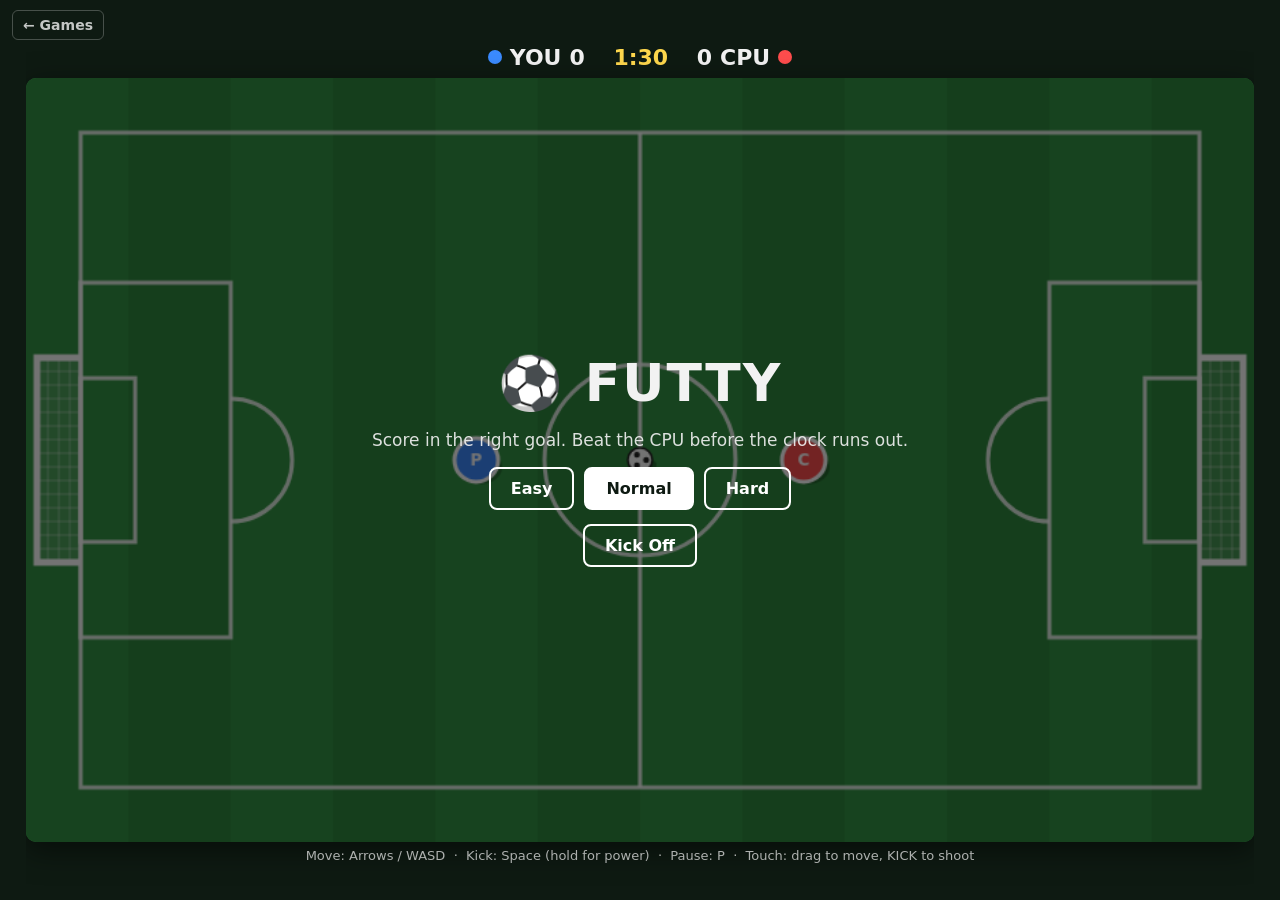
<file: games/football/index.html>
<!DOCTYPE html>
<html lang="en">
<head>
<meta charset="UTF-8">
<meta name="viewport" content="width=device-width, initial-scale=1.0, user-scalable=no">
<title>Futty Football · Futt Sepia Games</title>
<style>
  * { box-sizing: border-box; }
  html, body {
    margin: 0; height: 100%;
    background: #0e1a12; color: #f2f2f2;
    font-family: system-ui, -apple-system, "Segoe UI", Roboto, sans-serif;
    display: flex; flex-direction: column; align-items: center; justify-content: center;
    overflow: hidden; touch-action: none; user-select: none;
  }
  #back {
    position: fixed; top: 10px; left: 12px; color: #f2f2f2; text-decoration: none;
    font-size: 14px; font-weight: 600; opacity: .8; padding: 6px 10px; border-radius: 6px;
    border: 1px solid rgba(255,255,255,.3);
  }
  #back:hover { opacity: 1; background: rgba(255,255,255,.1); }
  #hud {
    display: flex; gap: 24px; align-items: center; justify-content: center;
    font-size: 22px; font-weight: 700; margin: 8px 0;
  }
  .team { display: flex; align-items: center; gap: 8px; }
  .dot { width: 14px; height: 14px; border-radius: 50%; display: inline-block; }
  #timer { font-variant-numeric: tabular-nums; color: #ffd84d; min-width: 64px; text-align: center; }
  #wrap { position: relative; width: min(96vw, calc((100vh - 110px) * 900 / 560)); aspect-ratio: 900 / 560; }
  canvas { width: 100%; height: 100%; display: block; border-radius: 10px; box-shadow: 0 8px 30px rgba(0,0,0,.5); }
  #overlay {
    position: absolute; inset: 0; display: flex; flex-direction: column;
    align-items: center; justify-content: center; gap: 14px;
    background: rgba(0,0,0,.55); border-radius: 10px; text-align: center; padding: 16px;
  }
  #overlay.hidden { display: none; }
  #overlay h1 { margin: 0; font-size: clamp(28px, 6vw, 52px); letter-spacing: 2px; }
  #overlay p { margin: 0; opacity: .9; font-size: clamp(13px, 2vw, 17px); line-height: 1.5; }
  .row { display: flex; gap: 10px; flex-wrap: wrap; justify-content: center; }
  button {
    font: inherit; font-weight: 700; font-size: 16px; cursor: pointer;
    padding: 10px 20px; border-radius: 8px; border: 2px solid #fff;
    background: transparent; color: #fff;
  }
  button.sel, button:hover { background: #fff; color: #0e1a12; }
  #help { font-size: 13px; opacity: .7; margin-top: 6px; text-align: center; padding: 0 12px; }
  #shootBtn {
    position: absolute; right: 14px; bottom: 14px; width: 74px; height: 74px;
    border-radius: 50%; background: rgba(255,255,255,.22); border: 2px solid rgba(255,255,255,.6);
    color: #fff; font-weight: 800; display: none; align-items: center; justify-content: center;
  }
  @media (pointer: coarse) { #shootBtn { display: flex; } }
</style>
</head>
<body>
  <a id="back" href="../../index.html">← Games</a>
  <div id="hud">
    <div class="team"><span class="dot" style="background:#3b8bff"></span>YOU <span id="sP">0</span></div>
    <div id="timer">1:30</div>
    <div class="team"><span id="sA">0</span> CPU<span class="dot" style="background:#ff4d4d"></span></div>
  </div>
  <div id="wrap">
    <canvas id="c" width="900" height="560"></canvas>
    <div id="shootBtn">KICK</div>
    <div id="overlay">
      <h1>⚽ FUTTY</h1>
      <p>Score in the right goal. Beat the CPU before the clock runs out.</p>
      <div class="row" id="diff">
        <button data-d="0">Easy</button>
        <button data-d="1" class="sel">Normal</button>
        <button data-d="2">Hard</button>
      </div>
      <button id="startBtn">Kick Off</button>
    </div>
  </div>
  <div id="help">Move: Arrows / WASD &nbsp;·&nbsp; Kick: Space (hold for power) &nbsp;·&nbsp; Pause: P &nbsp;·&nbsp; Touch: drag to move, KICK to shoot</div>

<script>
(() => {
  const canvas = document.getElementById('c');
  const ctx = canvas.getContext('2d');
  const W = 900, H = 560;
  const M = 40;                       // margin around the pitch (goal depth)
  const L = M, R = W - M, T = M, B = H - M;
  const GOAL_H = 150, GT = H / 2 - GOAL_H / 2, GB = H / 2 + GOAL_H / 2;
  const MATCH_TIME = 90;

  const $ = id => document.getElementById(id);
  const overlay = $('overlay');

  const DIFF = [
    { speed: 2.4, kick: 8,  react: 0.55 },
    { speed: 3.0, kick: 10, react: 0.8 },
    { speed: 3.5, kick: 12, react: 1.0 },
  ];
  let diff = 1;

  const player = { x: 0, y: 0, vx: 0, vy: 0, r: 16, color: '#3b8bff', fx: 1, fy: 0, speed: 3.6 };
  const cpu    = { x: 0, y: 0, vx: 0, vy: 0, r: 16, color: '#ff4d4d', cooldown: 0 };
  const ball   = { x: 0, y: 0, vx: 0, vy: 0, r: 9, spin: 0 };

  let score = { p: 0, a: 0 };
  let timeLeft = MATCH_TIME;
  let state = 'menu';                 // menu | play | goal | pause | over
  let stateTimer = 0, message = '';
  let charge = 0, charging = false;

  // ---------- input ----------
  const keys = {};
  addEventListener('keydown', e => {
    keys[e.code] = true;
    if (['ArrowUp','ArrowDown','ArrowLeft','ArrowRight','Space'].includes(e.code)) e.preventDefault();
    if (e.code === 'Space' && state === 'play' && !charging) { charging = true; charge = 0; }
    if (e.code === 'KeyP') togglePause();
    if (e.code === 'Enter' && (state === 'menu' || state === 'over')) startMatch();
  });
  addEventListener('keyup', e => {
    keys[e.code] = false;
    if (e.code === 'Space' && charging) { charging = false; tryKick(player, charge); }
  });

  // touch: drag anywhere on the canvas acts as a joystick
  let touch = null;
  canvas.addEventListener('pointerdown', e => {
    touch = { id: e.pointerId, sx: e.clientX, sy: e.clientY, dx: 0, dy: 0 };
    canvas.setPointerCapture(e.pointerId);
  });
  canvas.addEventListener('pointermove', e => {
    if (!touch || touch.id !== e.pointerId) return;
    touch.dx = e.clientX - touch.sx; touch.dy = e.clientY - touch.sy;
  });
  const endTouch = e => { if (touch && touch.id === e.pointerId) touch = null; };
  canvas.addEventListener('pointerup', endTouch);
  canvas.addEventListener('pointercancel', endTouch);
  const shootBtn = $('shootBtn');
  shootBtn.addEventListener('pointerdown', e => { e.preventDefault(); if (state === 'play') { charging = true; charge = 0; } });
  shootBtn.addEventListener('pointerup', () => { if (charging) { charging = false; tryKick(player, charge); } });

  document.querySelectorAll('#diff button').forEach(b => b.addEventListener('click', () => {
    document.querySelectorAll('#diff button').forEach(x => x.classList.remove('sel'));
    b.classList.add('sel'); diff = +b.dataset.d;
  }));
  $('startBtn').addEventListener('click', startMatch);

  // ---------- sound ----------
  let actx = null;
  function beep(freq, dur, type = 'square', vol = 0.08) {
    try {
      actx = actx || new (window.AudioContext || window.webkitAudioContext)();
      const o = actx.createOscillator(), g = actx.createGain();
      o.type = type; o.frequency.value = freq;
      g.gain.setValueAtTime(vol, actx.currentTime);
      g.gain.exponentialRampToValueAtTime(0.0001, actx.currentTime + dur);
      o.connect(g).connect(actx.destination);
      o.start(); o.stop(actx.currentTime + dur);
    } catch (_) {}
  }
  const whistle = () => { beep(2100, 0.25, 'sine', 0.1); setTimeout(() => beep(2100, 0.4, 'sine', 0.1), 300); };

  // ---------- game flow ----------
  function startMatch() {
    score = { p: 0, a: 0 };
    timeLeft = MATCH_TIME;
    overlay.classList.add('hidden');
    kickoff();
    whistle();
  }

  function kickoff() {
    player.x = W / 2 - 120; player.y = H / 2; player.vx = player.vy = 0; player.fx = 1; player.fy = 0;
    cpu.x = W / 2 + 120;    cpu.y = H / 2;    cpu.vx = cpu.vy = 0; cpu.cooldown = 1.0;
    ball.x = W / 2; ball.y = H / 2; ball.vx = ball.vy = 0;
    charging = false; charge = 0;
    state = 'play';
    updateHud();
  }

  function togglePause() {
    if (state === 'play') { state = 'pause'; message = 'PAUSED'; }
    else if (state === 'pause') state = 'play';
  }

  function goalScored(byPlayer) {
    if (byPlayer) score.p++; else score.a++;
    updateHud();
    state = 'goal'; stateTimer = 1.8;
    message = byPlayer ? 'GOAL!' : 'CPU SCORES';
    beep(byPlayer ? 660 : 220, 0.15); setTimeout(() => beep(byPlayer ? 880 : 180, 0.3), 150);
  }

  function endMatch() {
    state = 'over';
    whistle();
    const res = score.p > score.a ? 'You win! 🏆' : score.p < score.a ? 'You lose 😞' : 'Draw 🤝';
    overlay.querySelector('h1').textContent = res;
    overlay.querySelector('p').textContent = `Final score  ${score.p} – ${score.a}`;
    $('startBtn').textContent = 'Play Again';
    // record W/D/L for the dashboard
    try {
      const rec = JSON.parse(localStorage.getItem('fsg.football') || '{"w":0,"d":0,"l":0}');
      rec[score.p > score.a ? 'w' : score.p < score.a ? 'l' : 'd']++;
      localStorage.setItem('fsg.football', JSON.stringify(rec));
    } catch (_) {}
    overlay.classList.remove('hidden');
  }

  function updateHud() {
    $('sP').textContent = score.p; $('sA').textContent = score.a;
    const t = Math.max(0, Math.ceil(timeLeft));
    $('timer').textContent = `${Math.floor(t / 60)}:${String(t % 60).padStart(2, '0')}`;
  }

  // ---------- physics helpers ----------
  const clamp = (v, a, b) => Math.max(a, Math.min(b, v));
  const len = (x, y) => Math.hypot(x, y) || 1;

  function tryKick(p, power) {
    const dx = ball.x - p.x, dy = ball.y - p.y, d = len(dx, dy);
    if (d > p.r + ball.r + 12) return false;
    let dirx, diry;
    if (p === player) {
      // kick toward facing direction, blended with contact direction
      dirx = p.fx * 0.7 + (dx / d) * 0.3; diry = p.fy * 0.7 + (dy / d) * 0.3;
    } else { dirx = dx; diry = dy; }
    const n = len(dirx, diry);
    const strength = p === player ? 8 + 8 * clamp(power, 0, 1) : DIFF[diff].kick;
    ball.vx = (dirx / n) * strength; ball.vy = (diry / n) * strength;
    beep(140, 0.08, 'triangle', 0.15);
    return true;
  }

  function moveBody(p, ax, ay, max, dt) {
    p.vx += ax * 0.6 * dt; p.vy += ay * 0.6 * dt;
    const s = len(p.vx, p.vy);
    if (s > max) { p.vx = p.vx / s * max; p.vy = p.vy / s * max; }
    if (!ax) p.vx *= Math.pow(0.82, dt);
    if (!ay) p.vy *= Math.pow(0.82, dt);
    p.x = clamp(p.x + p.vx * dt, L + p.r, R - p.r);
    p.y = clamp(p.y + p.vy * dt, T + p.r, B - p.r);
  }

  function collideBall(p) {
    const dx = ball.x - p.x, dy = ball.y - p.y, d = Math.hypot(dx, dy), min = p.r + ball.r;
    if (d < min && d > 0) {
      const nx = dx / d, ny = dy / d;
      ball.x = p.x + nx * min; ball.y = p.y + ny * min;
      // dribble: ball takes on player's velocity plus a small push
      const rel = (ball.vx - p.vx) * nx + (ball.vy - p.vy) * ny;
      if (rel < 0) { ball.vx -= 1.5 * rel * nx; ball.vy -= 1.5 * rel * ny; }
      ball.vx += p.vx * 0.15 + nx * 0.6; ball.vy += p.vy * 0.15 + ny * 0.6;
    }
  }

  function collideBodies(a, b) {
    const dx = b.x - a.x, dy = b.y - a.y, d = Math.hypot(dx, dy), min = a.r + b.r;
    if (d < min && d > 0) {
      const push = (min - d) / 2, nx = dx / d, ny = dy / d;
      a.x -= nx * push; a.y -= ny * push; b.x += nx * push; b.y += ny * push;
    }
  }

  // ---------- CPU AI ----------
  function updateCpu(dt) {
    const D = DIFF[diff];
    const goalX = L, goalY = H / 2;          // CPU attacks the left goal
    // aim point: just behind the ball on the line from goal to ball
    let gx = ball.x - goalX, gy = ball.y - goalY, gd = len(gx, gy);
    let tx = ball.x + (gx / gd) * (cpu.r + ball.r + 2);
    let ty = ball.y + (gy / gd) * (cpu.r + ball.r + 2);

    // if ball is behind the CPU (closer to CPU's own goal), circle around it
    if (ball.x > cpu.x + 4) { tx = ball.x + 30; ty = ball.y + (cpu.y < ball.y ? -30 : 30); }

    // defend: if player has the ball deep in CPU's half, drop back toward own goal
    const pd = Math.hypot(ball.x - player.x, ball.y - player.y);
    if (pd < 40 && ball.x > W * 0.6 && ball.x < cpu.x) {
      tx = (ball.x + R) / 2; ty = (ball.y + H / 2) / 2;
    }

    let ax = tx - cpu.x, ay = ty - cpu.y; const ad = Math.hypot(ax, ay);
    if (ad > 3) { ax /= ad; ay /= ad; } else { ax = ay = 0; }
    moveBody(cpu, ax * D.react, ay * D.react, D.speed, dt);

    cpu.cooldown -= dt / 60;
    const bd = Math.hypot(ball.x - cpu.x, ball.y - cpu.y);
    const facingGoal = ball.x < cpu.x;
    if (cpu.cooldown <= 0 && bd < cpu.r + ball.r + 6 && facingGoal) {
      const dist = ball.x - L;
      if (dist < 380 || Math.random() < 0.02 * D.react) {
        // aim at a random spot inside the goal mouth
        const aimY = GT + 20 + Math.random() * (GOAL_H - 40);
        const dx = L - 10 - ball.x, dy = aimY - ball.y, n = len(dx, dy);
        ball.vx = dx / n * D.kick; ball.vy = dy / n * D.kick;
        beep(120, 0.08, 'triangle', 0.15);
        cpu.cooldown = 0.7;
      }
    }
  }

  // ---------- update ----------
  function update(dt) {
    if (state === 'goal') {
      stateTimer -= dt / 60;
      stepBall(dt, false);
      if (stateTimer <= 0) { if (timeLeft <= 0) endMatch(); else { kickoff(); whistle(); } }
      return;
    }
    if (state !== 'play') return;

    timeLeft -= dt / 60;
    updateHud();
    if (timeLeft <= 0) { endMatch(); return; }

    // player input
    let ix = (keys.ArrowRight || keys.KeyD ? 1 : 0) - (keys.ArrowLeft || keys.KeyA ? 1 : 0);
    let iy = (keys.ArrowDown || keys.KeyS ? 1 : 0) - (keys.ArrowUp || keys.KeyW ? 1 : 0);
    if (touch) {
      const m = Math.hypot(touch.dx, touch.dy);
      if (m > 10) { ix = touch.dx / m; iy = touch.dy / m; }
    }
    if (ix || iy) { const n = len(ix, iy); ix /= n; iy /= n; player.fx = ix; player.fy = iy; }
    moveBody(player, ix, iy, charging ? player.speed * 0.7 : player.speed, dt);

    if (charging) charge = Math.min(1, charge + dt / 50);

    updateCpu(dt);
    collideBodies(player, cpu);
    stepBall(dt, true);
  }

  function stepBall(dt, live) {
    collideBall(player); collideBall(cpu);
    const sp = Math.hypot(ball.vx, ball.vy);
    if (sp > 16) { ball.vx *= 16 / sp; ball.vy *= 16 / sp; }
    ball.x += ball.vx * dt; ball.y += ball.vy * dt;
    const f = Math.pow(0.985, dt);
    ball.vx *= f; ball.vy *= f;
    ball.spin += sp * dt * 0.05;

    const inMouth = ball.y > GT + ball.r && ball.y < GB - ball.r;
    // top / bottom
    if (ball.y < T + ball.r && !(ball.x < L || ball.x > R)) { ball.y = T + ball.r; ball.vy = Math.abs(ball.vy) * 0.8; }
    if (ball.y > B - ball.r && !(ball.x < L || ball.x > R)) { ball.y = B - ball.r; ball.vy = -Math.abs(ball.vy) * 0.8; }
    // side lines (unless in goal mouth)
    if (ball.x < L + ball.r && !inMouth && ball.x > L - ball.r) { ball.x = L + ball.r; ball.vx = Math.abs(ball.vx) * 0.8; }
    if (ball.x > R - ball.r && !inMouth && ball.x < R + ball.r) { ball.x = R - ball.r; ball.vx = -Math.abs(ball.vx) * 0.8; }
    // inside the net: keep ball in the goal box
    if (ball.x < L || ball.x > R) {
      ball.y = clamp(ball.y, GT + ball.r, GB - ball.r);
      if (ball.x < L - M + 8 + ball.r) { ball.x = L - M + 8 + ball.r; ball.vx = 0; }
      if (ball.x > R + M - 8 - ball.r) { ball.x = R + M - 8 - ball.r; ball.vx = 0; }
      ball.vx *= 0.9; ball.vy *= 0.9;
    }
    if (live) {
      if (ball.x < L - ball.r) goalScored(false);
      else if (ball.x > R + ball.r) goalScored(true);
    }
  }

  // ---------- render ----------
  function drawPitch() {
    // stripes
    for (let i = 0; i < 12; i++) {
      ctx.fillStyle = i % 2 ? '#2f8a3e' : '#349645';
      ctx.fillRect(i * W / 12, 0, W / 12 + 1, H);
    }
    ctx.strokeStyle = 'rgba(255,255,255,.85)'; ctx.lineWidth = 3;
    ctx.strokeRect(L, T, R - L, B - T);
    ctx.beginPath(); ctx.moveTo(W / 2, T); ctx.lineTo(W / 2, B); ctx.stroke();
    ctx.beginPath(); ctx.arc(W / 2, H / 2, 70, 0, Math.PI * 2); ctx.stroke();
    ctx.fillStyle = '#fff';
    ctx.beginPath(); ctx.arc(W / 2, H / 2, 4, 0, Math.PI * 2); ctx.fill();
    // penalty boxes
    ctx.strokeRect(L, H / 2 - 130, 110, 260);
    ctx.strokeRect(R - 110, H / 2 - 130, 110, 260);
    ctx.strokeRect(L, H / 2 - 60, 40, 120);
    ctx.strokeRect(R - 40, H / 2 - 60, 40, 120);
    ctx.beginPath(); ctx.arc(L + 110, H / 2, 45, -Math.PI / 2, Math.PI / 2); ctx.stroke();
    ctx.beginPath(); ctx.arc(R - 110, H / 2, 45, Math.PI / 2, Math.PI * 1.5); ctx.stroke();
    // goals with nets
    for (const [x0, dir] of [[L, -1], [R, 1]]) {
      const x1 = x0 + dir * (M - 8);
      ctx.fillStyle = 'rgba(255,255,255,.12)';
      ctx.fillRect(Math.min(x0, x1), GT, M - 8, GOAL_H);
      ctx.strokeStyle = 'rgba(255,255,255,.35)'; ctx.lineWidth = 1;
      for (let y = GT; y <= GB; y += 10) { ctx.beginPath(); ctx.moveTo(x0, y); ctx.lineTo(x1, y); ctx.stroke(); }
      for (let k = 0; k <= M - 8; k += 8) { ctx.beginPath(); ctx.moveTo(x0 + dir * k, GT); ctx.lineTo(x0 + dir * k, GB); ctx.stroke(); }
      ctx.strokeStyle = '#fff'; ctx.lineWidth = 5;
      ctx.beginPath(); ctx.moveTo(x0, GT); ctx.lineTo(x1, GT); ctx.lineTo(x1, GB); ctx.lineTo(x0, GB); ctx.stroke();
    }
  }

  function drawPlayer(p, label) {
    ctx.fillStyle = 'rgba(0,0,0,.25)';
    ctx.beginPath(); ctx.ellipse(p.x + 3, p.y + 5, p.r, p.r * 0.8, 0, 0, Math.PI * 2); ctx.fill();
    ctx.fillStyle = p.color;
    ctx.beginPath(); ctx.arc(p.x, p.y, p.r, 0, Math.PI * 2); ctx.fill();
    ctx.lineWidth = 3; ctx.strokeStyle = '#fff'; ctx.stroke();
    ctx.fillStyle = '#fff'; ctx.font = 'bold 12px system-ui'; ctx.textAlign = 'center'; ctx.textBaseline = 'middle';
    ctx.fillText(label, p.x, p.y + 1);
  }

  function drawBall() {
    ctx.fillStyle = 'rgba(0,0,0,.3)';
    ctx.beginPath(); ctx.ellipse(ball.x + 3, ball.y + 4, ball.r, ball.r * 0.7, 0, 0, Math.PI * 2); ctx.fill();
    ctx.fillStyle = '#fff';
    ctx.beginPath(); ctx.arc(ball.x, ball.y, ball.r, 0, Math.PI * 2); ctx.fill();
    ctx.strokeStyle = '#222'; ctx.lineWidth = 1.5; ctx.stroke();
    ctx.fillStyle = '#222';
    for (let i = 0; i < 3; i++) {
      const a = ball.spin + i * (Math.PI * 2 / 3);
      ctx.beginPath(); ctx.arc(ball.x + Math.cos(a) * 4.5, ball.y + Math.sin(a) * 4.5, 2.2, 0, Math.PI * 2); ctx.fill();
    }
  }

  function render() {
    drawPitch();
    // aim indicator / power bar
    if (state === 'play' || state === 'pause') {
      ctx.strokeStyle = 'rgba(255,255,255,.5)'; ctx.lineWidth = 2;
      ctx.beginPath();
      ctx.moveTo(player.x + player.fx * (player.r + 4), player.y + player.fy * (player.r + 4));
      ctx.lineTo(player.x + player.fx * (player.r + 14), player.y + player.fy * (player.r + 14));
      ctx.stroke();
      if (charging) {
        ctx.fillStyle = 'rgba(0,0,0,.5)'; ctx.fillRect(player.x - 20, player.y - 32, 40, 6);
        ctx.fillStyle = `hsl(${120 - charge * 120},90%,55%)`; ctx.fillRect(player.x - 20, player.y - 32, 40 * charge, 6);
      }
    }
    drawPlayer(cpu, 'C');
    drawPlayer(player, 'P');
    drawBall();
    if (state === 'goal' || state === 'pause') {
      ctx.fillStyle = 'rgba(0,0,0,.35)'; ctx.fillRect(0, H / 2 - 50, W, 100);
      ctx.fillStyle = state === 'goal' && message === 'GOAL!' ? '#ffd84d' : '#fff';
      ctx.font = 'bold 64px system-ui'; ctx.textAlign = 'center'; ctx.textBaseline = 'middle';
      ctx.fillText(message, W / 2, H / 2);
    }
  }

  // ---------- loop ----------
  let last = performance.now();
  function frame(now) {
    const dt = Math.min(3, (now - last) / (1000 / 60)); // dt in 60fps frames
    last = now;
    update(dt);
    render();
    requestAnimationFrame(frame);
  }
  kickoff(); state = 'menu';
  requestAnimationFrame(frame);
})();
</script>
</body>
</html>
</file>
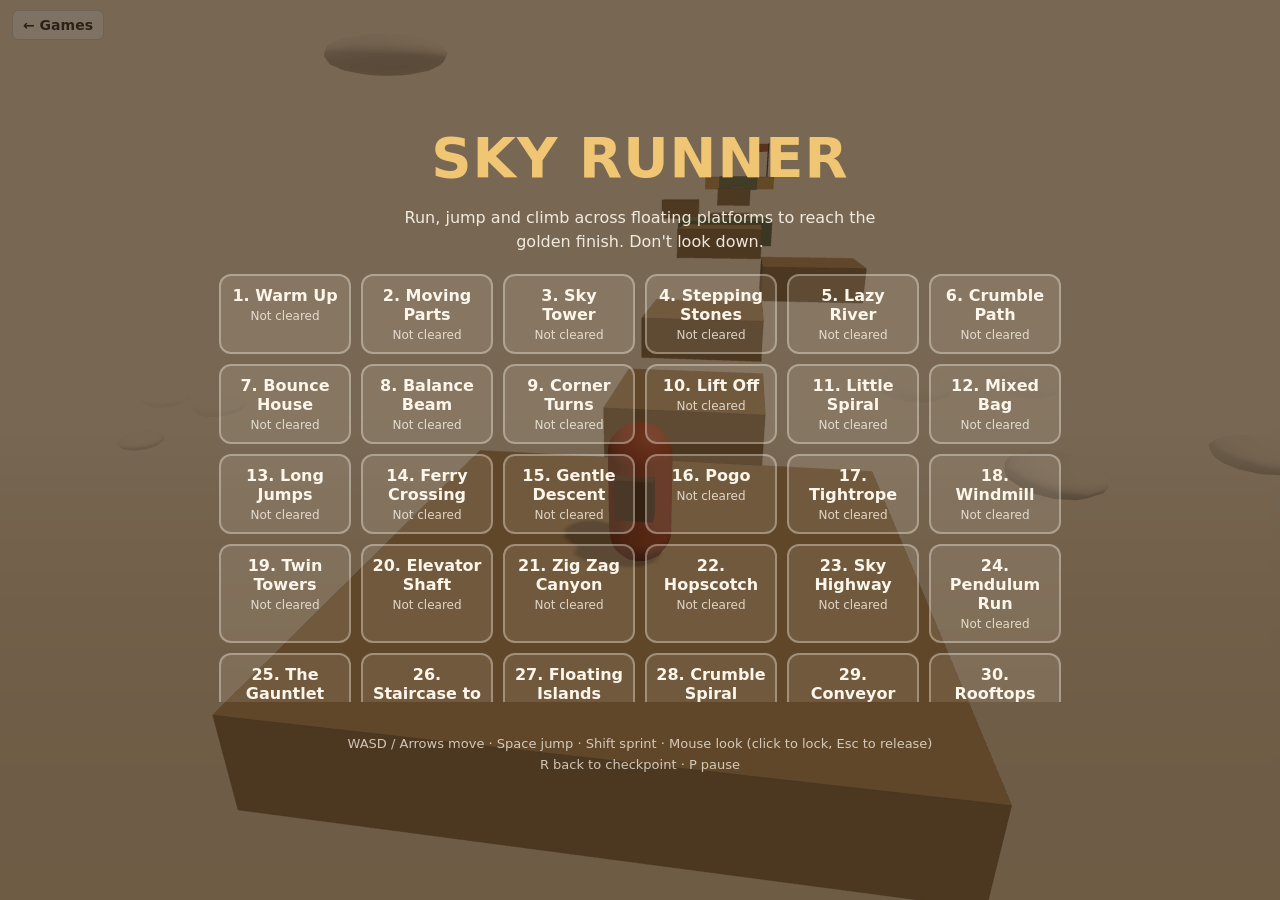
<file: games/parkour/index.html>
<!DOCTYPE html>
<html lang="en">
<head>
<meta charset="UTF-8">
<meta name="viewport" content="width=device-width, initial-scale=1.0, user-scalable=no">
<title>Sky Runner · Futt Sepia Games</title>
<style>
  * { box-sizing: border-box; }
  html, body {
    margin: 0; height: 100%; overflow: hidden; background: #e8d3b0; color: #2d2117;
    font-family: system-ui, -apple-system, "Segoe UI", Roboto, sans-serif;
    touch-action: none; user-select: none; -webkit-user-select: none;
  }
  canvas { display: block; }
  #back {
    position: fixed; top: 10px; left: 12px; color: #2d2117; text-decoration: none; z-index: 10;
    font-size: 14px; font-weight: 600; padding: 6px 10px; border-radius: 6px;
    background: rgba(251,245,234,.75); border: 1px solid rgba(45,33,23,.2);
  }
  #hud {
    position: fixed; top: 10px; left: 50%; transform: translateX(-50%); z-index: 5;
    display: flex; gap: 10px; pointer-events: none;
  }
  .pill {
    background: rgba(45,33,23,.75); color: #fbf5ea; border-radius: 99px; padding: 6px 14px;
    font-weight: 700; font-size: 15px; font-variant-numeric: tabular-nums; white-space: nowrap;
  }
  #toast {
    position: fixed; top: 22%; left: 50%; transform: translateX(-50%); z-index: 5;
    font-size: clamp(22px, 5vw, 38px); font-weight: 800; color: #fbf5ea;
    text-shadow: 0 2px 10px rgba(0,0,0,.4); opacity: 0; transition: opacity .3s; pointer-events: none;
  }
  #overlay {
    position: fixed; inset: 0; z-index: 20; display: flex; flex-direction: column;
    align-items: center; justify-content: center; gap: 16px; padding: 16px; text-align: center;
    background: rgba(45,33,23,.6); color: #fbf5ea;
  }
  #overlay.hidden { display: none; }
  #overlay h1 { margin: 0; font-size: clamp(30px, 7vw, 56px); letter-spacing: 1px; color: #f0c674; }
  #overlay p { margin: 0; max-width: 520px; line-height: 1.5; opacity: .92; }
  #levels {
    display: flex; gap: 10px; flex-wrap: wrap; justify-content: center; max-width: 860px;
    max-height: 48vh; overflow-y: auto; padding: 4px; touch-action: pan-y;
  }
  .lvl {
    width: 132px; padding: 10px 8px; border-radius: 12px; cursor: pointer; font: inherit; color: inherit;
    background: rgba(251,245,234,.1); border: 2px solid rgba(251,245,234,.35);
    display: flex; flex-direction: column; gap: 4px; align-items: center;
  }
  .lvl:hover, .lvl:focus-visible { background: rgba(240,198,116,.25); border-color: #f0c674; outline: none; }
  .lvl b { font-size: 16px; }
  .lvl span { font-size: 12px; opacity: .8; }
  .btns { display: flex; gap: 10px; flex-wrap: wrap; justify-content: center; }
  .btn {
    font: inherit; font-weight: 700; font-size: 16px; cursor: pointer; padding: 10px 22px; border-radius: 8px;
    border: 2px solid #f0c674; background: #f0c674; color: #2d2117;
  }
  .btn.ghost { background: transparent; color: #fbf5ea; border-color: rgba(251,245,234,.6); }
  #help { font-size: 13px; opacity: .75; line-height: 1.6; }
  /* touch controls */
  #touch, #help .tc { display: none; }
  @media (pointer: coarse) {
    #touch { display: block; }
    #help .tc { display: inline; }
    #help .kb { display: none; }
  }
  #stick {
    position: fixed; left: 28px; bottom: 28px; width: 120px; height: 120px; border-radius: 50%; z-index: 6;
    background: rgba(251,245,234,.25); border: 2px solid rgba(251,245,234,.6);
  }
  #knob {
    position: absolute; left: 35px; top: 35px; width: 50px; height: 50px; border-radius: 50%;
    background: rgba(251,245,234,.85);
  }
  #jumpBtn {
    position: fixed; right: 28px; bottom: 36px; width: 86px; height: 86px; border-radius: 50%; z-index: 6;
    background: rgba(240,198,116,.8); border: 2px solid #fbf5ea; color: #2d2117; font-weight: 800;
    display: flex; align-items: center; justify-content: center;
  }
</style>
</head>
<body>
<a id="back" href="../../index.html">← Games</a>
<div id="hud">
  <div class="pill" id="hLevel">Level 1</div>
  <div class="pill" id="hTime">0.00s</div>
  <div class="pill" id="hFalls">Falls 0</div>
</div>
<div id="toast"></div>
<div id="touch"><div id="stick"><div id="knob"></div></div><div id="jumpBtn">JUMP</div></div>

<div id="overlay">
  <h1 id="oTitle">SKY RUNNER</h1>
  <p id="oText">Run, jump and climb across floating platforms to reach the golden finish. Don't look down.</p>
  <div id="levels"></div>
  <div class="btns" id="oBtns"></div>
  <div id="help">
    <span class="kb">WASD / Arrows move · Space jump · Shift sprint · Mouse look (click to lock, Esc to release)<br>R back to checkpoint · P pause</span>
    <span class="tc">Touch: left stick moves (push far to sprint) · drag right side to look · JUMP button</span>
  </div>
</div>

<script src="../shared/lib/three.min.js"></script>
<script>
(() => {
  // ---------- level data ----------
  // Each platform: p = [x, topY, z], s = [width, depth], optional h (thickness), type and motion.
  // Types: normal | check | finish | bounce | crumble.  Motion: m = { axis, amp, speed, phase }.
  function spiral() {
    const out = [{ p: [6, 0, 0], s: [4, 4] }];
    const N = 22;
    for (let i = 1; i <= N; i++) {
      const a = i * 0.6, r = 6;
      const type = i % 7 === 0 ? 'check' : i % 3 === 2 ? 'crumble' : 'normal';
      const size = type === 'check' ? 2.6 : 2;
      out.push({ p: [Math.cos(a) * r, i * 1.2, Math.sin(a) * r], s: [size, size], type });
    }
    const a = (N + 1) * 0.6;
    out.push({ p: [Math.cos(a) * 6, N * 1.2 + 0.4, Math.sin(a) * 6], s: [1, 1], type: 'normal' });
    out.push({ p: [Math.cos(a) * 6 + Math.cos(a) * 5, N * 1.2 + 0.4, Math.sin(a) * 6 + Math.sin(a) * 5], s: [5, 5], type: 'finish' });
    return out;
  }

  // Course builder: lays platforms one after another along a heading (0° = -z, 90° = +x).
  // gap is the edge-to-edge distance along the heading, rise the change in top height.
  function course() {
    const out = [{ p: [0, 0, 0], s: [6, 6] }];
    let x = 0, y = 0, z = 0, w = 6, d = 6, a = 0;
    const rad = deg => deg * Math.PI / 180;
    const half = (w, d, dx, dz) => Math.min(Math.abs(dx) > 1e-6 ? w / 2 / Math.abs(dx) : 1e9, Math.abs(dz) > 1e-6 ? d / 2 / Math.abs(dz) : 1e9);
    const size = s => Array.isArray(s) ? s : [s, s];
    const along = () => Math.abs(Math.sin(a)) > Math.abs(Math.cos(a)) ? 'x' : 'z';
    const axis = k => k === 'fwd' ? along() : k === 'side' ? (along() === 'x' ? 'z' : 'x') : k;
    const c = {
      turn(deg) { a += rad(deg); return c; },
      // o: { s, type, m: { axis: x|y|z|fwd|side, amp, speed, phase }, dir (one-off angle offset), h }
      go(gap, rise = 0, o = {}) {
        const [nw, nd] = size(o.s || 3), b = a + rad(o.dir || 0);
        const dx = Math.sin(b), dz = -Math.cos(b);
        const dist = half(w, d, dx, dz) + gap + half(nw, nd, dx, dz);
        x += dx * dist; z += dz * dist; y += rise; w = nw; d = nd;
        const p = { p: [+x.toFixed(2), +y.toFixed(2), +z.toFixed(2)], s: [nw, nd] };
        if (o.type) p.type = o.type;
        if (o.h) p.h = o.h;
        if (o.m) p.m = { ...o.m, axis: axis(o.m.axis) };
        out.push(p);
        return c;
      },
      check(gap = 2.5, rise = 0, o = {}) { return c.go(gap, rise, { s: 4, ...o, type: 'check' }); },
      pad(gap = 2.5, rise = 0, o = {}) { return c.go(gap, rise, { s: 3, ...o, type: 'bounce' }); },
      beam(len, width = 1, gap = 2, rise = 0, o = {}) { return c.go(gap, rise, { ...o, s: along() === 'x' ? [len, width] : [width, len] }); },
      stairs(n, gap, rise, s = 3, o = {}) { for (let i = 0; i < n; i++) c.go(gap, rise, { s, ...o }); return c; },
      zig(n, gap, rise = 0, ang = 35, s = 2.5, o = {}) { for (let i = 0; i < n; i++) c.go(gap, rise, { s, ...o, dir: i % 2 ? -ang : ang }); return c; },
      crumbles(n, gap, rise = 0, s = 2.5, o = {}) { return c.stairs(n, gap, rise, s, { ...o, type: 'crumble' }); },
      movers(n, ax, amp, speed, gap, s = 3, o = {}) {
        for (let i = 0; i < n; i++) c.go(gap, 0, { s, ...o, m: { axis: ax, amp, speed, phase: i % 2 ? Math.PI : 0 } });
        return c;
      },
      // n platforms on a circle of radius r ahead of the cursor, each rise higher; cw = 1 or -1
      spiral(n, r, rise, gap, s = 2.5, cw = 1, typeAt = () => null) {
        const dx = Math.sin(a), dz = -Math.cos(a);
        const cx = x + dx * (half(w, d, dx, dz) + gap + s / 2 + r), cz = z + dz * (half(w, d, dx, dz) + gap + s / 2 + r);
        const step = 2 * Math.asin(Math.min(1, (gap + s * 1.2) / (2 * r))) * cw;
        let th = a + Math.PI;
        for (let i = 0; i < n; i++) {
          x = cx + r * Math.sin(th); z = cz - r * Math.cos(th); y += i ? rise : 0; w = d = s;
          const p = { p: [+x.toFixed(2), +y.toFixed(2), +z.toFixed(2)], s: [s, s] }, t = typeAt(i);
          if (t) { p.type = t; if (t === 'check') p.s = [s * 1.4, s * 1.4]; }
          w = d = p.s[0];
          out.push(p);
          th += step;
        }
        a = th - step + Math.PI / 2 * cw;
        return c;
      },
      finish(gap = 3, rise = 0) { c.go(gap, rise, { s: 6, type: 'finish' }); return out; },
    };
    return c;
  }

  const LEVELS = [
    {
      name: 'Warm Up', tip: 'Learn the basics: jump the gaps and walk the beam.',
      plats: [
        { p: [0, 0, 0], s: [6, 6] },
        { p: [0, 0, -7], s: [3, 3] },
        { p: [0, 0.8, -12], s: [3, 3] },
        { p: [3, 1.6, -16.5], s: [3, 3] },
        { p: [0, 2.4, -21], s: [3, 3] },
        { p: [0, 2.4, -27], s: [4, 4], type: 'check' },
        { p: [0, 2.4, -33], s: [2, 2] },
        { p: [-3, 3, -37], s: [2, 2] },
        { p: [0, 3.6, -41.5], s: [2, 2] },
        { p: [0, 3.6, -48], s: [1, 8] },
        { p: [0, 4.4, -56], s: [3, 3], type: 'check' },
        { p: [0, 4.4, -64], s: [6, 6], type: 'finish' },
      ],
    },
    {
      name: 'Moving Parts', tip: 'Ride the moving platforms and bounce on the red pads.',
      plats: [
        { p: [0, 0, 0], s: [6, 6] },
        { p: [0, 0, -8], s: [3, 3], m: { axis: 'x', amp: 3, speed: 1 } },
        { p: [0, 0, -15], s: [3, 3] },
        { p: [0, 0, -19], s: [3, 3], type: 'bounce' },
        { p: [0, 5, -25], s: [4, 4], type: 'check' },
        { p: [0, 5, -32], s: [3, 3], m: { axis: 'y', amp: 2.5, speed: 0.8 } },
        { p: [0, 8, -38], s: [3, 3] },
        { p: [0, 8, -46], s: [3, 3], m: { axis: 'z', amp: 3, speed: 1.2 } },
        { p: [0, 8, -55], s: [4, 4], type: 'check' },
        { p: [-3, 8, -62], s: [3, 3], m: { axis: 'x', amp: 3.5, speed: 1.4 } },
        { p: [3, 8, -68], s: [3, 3], m: { axis: 'x', amp: 3.5, speed: 1.4, phase: Math.PI } },
        { p: [0, 8, -72.5], s: [3, 3], type: 'bounce' },
        { p: [0, 13, -80], s: [6, 6], type: 'finish' },
      ],
    },
    {
      name: 'Sky Tower', tip: 'Climb the spiral. Brown platforms crumble, so keep moving!',
      plats: spiral(),
    },
    {
      name: 'Stepping Stones', sky: 0xf0dcc4, tip: 'Easy hops and gentle steps to get your legs going.',
      plats: course().go(2.5).go(2.5).zig(4, 2.2, 0, 30, 3).check()
        .stairs(4, 2, 0.6, 3).go(2.5, 0, { s: 2.5 }).check()
        .zig(4, 2.5, 0.4, 35, 2.5).finish(),
    },
    {
      name: 'Lazy River', sky: 0xf0dcc4, tip: 'Slow drifting platforms. Wait for them to come to you.',
      plats: course().go(2.5).movers(2, 'side', 2.5, 0.7, 2.5).go(2.5).check()
        .movers(3, 'side', 3, 0.8, 2.5).check()
        .go(2.5, 0.6).movers(2, 'side', 3.5, 0.9, 2.5, 3).finish(),
    },
    {
      name: 'Crumble Path', sky: 0xe8d3b0, tip: 'Brown platforms fall away shortly after you land. Keep moving!',
      plats: course().go(2.5).crumbles(3, 2.2, 0, 3).check()
        .crumbles(4, 2.4, 0.3, 2.8).check()
        .go(2.5, 0.5).crumbles(5, 2.5, 0, 2.6).finish(),
    },
    {
      name: 'Bounce House', sky: 0xedc98f, tip: 'Red pads launch you high. Steer while you fly.',
      plats: course().go(2.5).pad(2.5).go(3, 4.5).go(2.5).check()
        .pad(2.5).go(3, 4.5).pad(2.5).go(3, 4.5).check()
        .go(2.5).pad(2.5, -1).go(3.5, 5).finish(),
    },
    {
      name: 'Balance Beam', sky: 0xedc98f, tip: 'Long narrow beams. Walk, don\'t sprint, if you wobble.',
      plats: course().beam(8, 1.4, 2.5).go(2.5).beam(10, 1.2, 2.5).check()
        .turn(90).beam(10, 1, 2.5).go(2.5, 0.6).beam(12, 1, 2.5).check()
        .turn(-90).beam(8, 0.9, 2.5, 0.6).finish(),
    },
    {
      name: 'Corner Turns', sky: 0xe6c2b4, tip: 'The path snakes left and right. Swing the camera around each corner.',
      plats: course().go(2.5).go(2.5).turn(90).go(2.5).go(2.5, 0.6).turn(-90).go(2.5).check()
        .turn(-90).go(2.5).go(2.5, 0.6).turn(90).go(2.5).turn(90).go(2.5).check()
        .turn(-90).go(2.8).turn(-90).go(2.8, 0.6).turn(90).finish(),
    },
    {
      name: 'Lift Off', sky: 0xe6c2b4, tip: 'Blue platforms going up and down work like lifts. Ride them up.',
      plats: course().go(2.5).go(2.5, 0, { m: { axis: 'y', amp: 1.8, speed: 0.8 } }).go(2.5, 2).check()
        .go(2.5, 0, { m: { axis: 'y', amp: 2, speed: 0.9 } }).go(2.5, 2).go(2.5, 0, { m: { axis: 'y', amp: 2, speed: 1 } }).go(2.5, 2).check()
        .go(2.5, 0, { m: { axis: 'y', amp: 2.2, speed: 1, phase: 1 } }).finish(3, 2),
    },
    {
      name: 'Little Spiral', sky: 0xe8d3b0, tip: 'A short climb around and around.',
      plats: course().go(2.5).spiral(14, 6, 0.9, 2.2, 2.6, 1, i => i === 6 ? 'check' : null).finish(2.5, 0.4),
    },
    {
      name: 'Mixed Bag', sky: 0xedc98f, tip: 'A bit of everything you\'ve learned so far.',
      plats: course().go(2.5).zig(3, 2.5, 0.4).movers(2, 'side', 3, 1, 2.5).check()
        .crumbles(3, 2.4, 0, 2.6).pad(2.5).go(3, 4.5).check()
        .beam(10, 1, 2.5).turn(90).go(2.5).go(2.5, 0.6).finish(),
    },
    {
      name: 'Long Jumps', sky: 0xf0dcc4, tip: 'Wider gaps. Hold Shift (or push the stick all the way) to sprint before you jump.',
      plats: course().go(3.2).go(3.4).go(3.6).check()
        .go(3.8, 0, { s: 3.5 }).go(4, 0, { s: 3.5 }).go(3.5, 0.5).check()
        .go(4, 0, { s: 3 }).go(4.2, 0, { s: 3 }).finish(4),
    },
    {
      name: 'Ferry Crossing', sky: 0xe6c2b4, tip: 'Platforms slide toward you and away. Jump when they are closest.',
      plats: course().go(2.5).go(4, 0, { m: { axis: 'fwd', amp: 2, speed: 0.8 } }).go(4).check()
        .go(4, 0, { m: { axis: 'fwd', amp: 2.2, speed: 1 } }).go(4.5, 0, { m: { axis: 'fwd', amp: 2.2, speed: 1, phase: Math.PI } }).go(4).check()
        .movers(3, 'side', 3, 1.1, 2.5).finish(),
    },
    {
      name: 'Gentle Descent', sky: 0xdcd8cc, tip: 'Down we go. Big drops are safe, just land on the platform.',
      plats: course().go(2.5, -1.5).go(3, -1.5).go(3, -1.5).check(2.5, -1)
        .zig(4, 2.8, -0.8, 35, 2.6).check(2.5, -1)
        .crumbles(3, 2.8, -0.6, 2.6).go(3, -1).finish(3, -1),
    },
    {
      name: 'Pogo', sky: 0xedc98f, tip: 'Chain bounce pads together. Each one sends you higher.',
      plats: course().go(2.5).pad(2.5).pad(3, 4).pad(3, 4).go(3, 4).check()
        .pad(2.5).pad(3, 4).go(3, 4.5).check()
        .pad(2.5, -2).pad(3, 3).pad(3, 3).finish(3.5, 4.5),
    },
    {
      name: 'Tightrope', sky: 0xd9a98a, tip: 'Even thinner beams, and some of them crumble.',
      plats: course().beam(10, 0.8, 2.5).go(2.5, 0, { s: 2 }).beam(8, 0.8, 2).check()
        .turn(90).beam(6, 0.8, 2.5, 0, { type: 'crumble' }).beam(6, 0.8, 2, 0, { type: 'crumble' }).go(2.5, 0.5).check()
        .turn(-90).beam(12, 0.7, 2.5).finish(2.5),
    },
    {
      name: 'Windmill', sky: 0xe6c2b4, tip: 'Pairs of platforms swing past each other. Time it right.',
      plats: course().go(2.5).movers(4, 'side', 3.5, 1.3, 2.4, 2.6).check()
        .turn(90).movers(4, 'side', 3.5, 1.4, 2.4, 2.6).check()
        .turn(-90).movers(4, 'side', 4, 1.5, 2.6, 2.4).finish(),
    },
    {
      name: 'Twin Towers', sky: 0xedc98f, tip: 'Climb one tower, cross the bridge, climb the next.',
      plats: course().go(2.5).spiral(10, 5, 1, 2.2, 2.6, 1, i => i === 9 ? 'check' : null)
        .beam(12, 1.2, 2.5).go(2.5)
        .spiral(10, 5, 1, 2.2, 2.6, -1, i => i === 5 ? 'check' : null).finish(2.5, 0.5),
    },
    {
      name: 'Elevator Shaft', sky: 0xb8b0a2, tip: 'Lifts take you up between ledges. Mind the timing.',
      plats: course().go(2.5).go(2.5, 0, { m: { axis: 'y', amp: 2.5, speed: 0.9 } }).go(2.5, 2.5).check()
        .turn(90).go(2.5, 0, { m: { axis: 'y', amp: 2.5, speed: 1.1 } }).go(2.5, 2.5).turn(90)
        .go(2.5, 0, { m: { axis: 'y', amp: 2.5, speed: 1.2 } }).go(2.5, 2.5).check()
        .turn(-90).go(2.5, 0, { m: { axis: 'y', amp: 2.8, speed: 1.3 } }).finish(2.5, 2.6),
    },
    {
      name: 'Zig Zag Canyon', sky: 0xd9a98a, tip: 'Sharp angles left and right over a long drop.',
      plats: course().go(2.5).zig(6, 2.8, 0.3, 45, 2.4).check()
        .zig(6, 3, 0.3, 50, 2.2).check()
        .zig(6, 3.2, 0, 50, 2.2, { type: 'crumble' }).finish(),
    },
    {
      name: 'Hopscotch', sky: 0xf0dcc4, tip: 'Small squares, quick rhythm. Short jumps, no sprinting needed.',
      plats: course().stairs(6, 1.6, 0, 1.6).check(2)
        .zig(6, 1.8, 0.3, 30, 1.5).check(2)
        .stairs(4, 1.8, 0.5, 1.4).crumbles(4, 1.8, 0, 1.6).finish(2.5),
    },
    {
      name: 'Sky Highway', sky: 0xedc98f, tip: 'A fast, straight run. Sprint the whole way for a great time.',
      plats: course().beam(16, 3, 3).go(4).beam(16, 2.5, 4).check(4)
        .beam(16, 2, 4).go(4.2, 0.4).beam(16, 2, 4.2).check(4)
        .beam(20, 1.6, 4.2).finish(4),
    },
    {
      name: 'Pendulum Run', sky: 0xe6c2b4, tip: 'Fast swinging platforms. Watch the rhythm before jumping.',
      plats: course().go(2.5).movers(3, 'side', 4, 1.8, 2.5, 2.6).check()
        .go(2.5, 0, { m: { axis: 'y', amp: 2, speed: 1.6 } }).go(2.5, 2).movers(3, 'side', 4, 2, 2.5, 2.4).check()
        .movers(3, 'fwd', 1.2, 1.8, 3, 2.6).finish(3.5),
    },
    {
      name: 'The Gauntlet', sky: 0xb8b0a2, tip: 'Crumble, bounce, move, repeat. No time to rest.',
      plats: course().go(2.5).crumbles(3, 2.6, 0.3).pad(2.6).go(3.5, 4.5, { type: 'crumble' }).check()
        .movers(2, 'side', 3.5, 1.4, 2.6, 2.6).crumbles(3, 2.8).pad(2.6).check(3.5, 4.5)
        .zig(4, 2.8, 0.4, 40, 2.2, { type: 'crumble' }).finish(),
    },
    {
      name: 'Staircase to Heaven', sky: 0xf0dcc4, tip: 'One long climb. Don\'t look back down.',
      plats: course().stairs(5, 2.2, 1.2, 2.6).check(2.2, 1)
        .turn(90).stairs(5, 2.2, 1.2, 2.4).check(2.2, 1)
        .turn(90).stairs(5, 2.4, 1.3, 2.2).check(2.2, 1)
        .turn(90).stairs(4, 2.4, 1.3, 2).finish(2.5, 1),
    },
    {
      name: 'Floating Islands', sky: 0xdcd8cc, tip: 'Big islands, big gaps. Sprint and leap between them.',
      plats: course().go(3.5, 0, { s: 6 }).go(4, 0.5, { s: 5 }).go(4.2, 0, { s: 5, dir: 30 }).check(4)
        .go(4.2, 0, { s: 5, dir: -30 }).go(4.4, 0.4, { s: 4.5 }).go(4.4, 0, { s: 4.5, dir: 40 }).check(4.2)
        .go(4.5, 0, { s: 4, dir: -30 }).finish(4.5),
    },
    {
      name: 'Crumble Spiral', sky: 0xd9a98a, tip: 'A spiral where every other step gives way under you.',
      plats: course().go(2.5).spiral(18, 6, 0.9, 2.3, 2.4, -1, i => i === 8 ? 'check' : i % 2 ? 'crumble' : null).finish(2.5, 0.4),
    },
    {
      name: 'Conveyor', sky: 0xe8d3b0, tip: 'Platforms slide forward and back along the path. Ride them across the gaps.',
      plats: course().go(2.5).go(4, 0, { s: 3, m: { axis: 'fwd', amp: 2.5, speed: 0.9 } }).go(5.5, 0, { m: { axis: 'fwd', amp: 2.5, speed: 0.9, phase: Math.PI } }).go(4).check()
        .turn(90).go(4, 0, { m: { axis: 'fwd', amp: 2.5, speed: 1.1 } }).go(5.5, 0, { m: { axis: 'fwd', amp: 2.5, speed: 1.1, phase: Math.PI } }).go(4).check()
        .turn(-90).go(4.5, 0, { m: { axis: 'fwd', amp: 2.8, speed: 1.2 } }).finish(4),
    },
    {
      name: 'Rooftops', sky: 0xd9a98a, tip: 'Leap across rooftops of different heights.',
      plats: course().go(3, 1, { s: 5 }).go(3.5, -1.5, { s: [4, 6] }).go(3, 1.2, { s: 4 }).go(3.5, -0.5, { s: [6, 4] }).check(3, 0.8)
        .turn(90).go(3.5, 1.2, { s: 4 }).go(3.8, -2, { s: 5 }).go(3, 1.5, { s: 3.5 }).go(3.5, 0, { s: [3, 6] }).check(3.5, 1)
        .go(4, -1, { s: 4 }).go(3, 1.5, { s: 3 }).finish(3.5, 0.5),
    },
    {
      name: 'Sunset Sprint', sky: 0xd9a98a, tip: 'Narrow beams with long jumps in between. Fast and risky.',
      plats: course().beam(10, 1, 3).beam(10, 1, 4).check(4)
        .beam(10, 0.9, 4.2).turn(90).beam(10, 0.9, 4).check(4)
        .turn(-90).beam(12, 0.8, 4.2).beam(8, 0.8, 4.2, 0.5).finish(4),
    },
    {
      name: 'Bounce Maze', sky: 0xe6c2b4, tip: 'Pads go up, down and around the corner.',
      plats: course().pad(2.5).go(3, 4).turn(90).pad(2.5).go(3, 4.5).check()
        .turn(-90).pad(2.5, -1).pad(3, 4).turn(-90).pad(3, 3).go(3.5, 4.5).check()
        .turn(90).go(2.5).pad(2.5, -2).go(3.5, 5, { s: 2.5 }).pad(2.5).finish(3.5, 4.5),
    },
    {
      name: 'Storm Front', sky: 0xb8b0a2, tip: 'A grey sky and restless platforms in every direction.',
      plats: course().go(2.5).movers(2, 'side', 3, 1.5, 2.6, 2.4).go(2.6, 0, { m: { axis: 'y', amp: 2, speed: 1.5 } }).go(2.6, 2).check()
        .go(3.5, 0, { m: { axis: 'fwd', amp: 1.5, speed: 1.6 } }).movers(2, 'side', 3.5, 1.7, 3, 2.4).check()
        .crumbles(3, 2.8, 0.3, 2.4).go(2.8, 0, { m: { axis: 'y', amp: 2.2, speed: 1.7 } }).finish(2.8, 2.2),
    },
    {
      name: 'Mist Walk', sky: 0xdcd8cc, tip: 'The fog rolls in. Small platforms, long beams, careful footing.',
      plats: course().go(2.6, 0, { s: 2 }).beam(8, 0.9, 2.6).go(2.6, 0.5, { s: 2 }).check()
        .turn(-90).zig(5, 2.8, 0.2, 35, 2).beam(10, 0.8, 2.8).check()
        .turn(90).zig(5, 3, 0.3, 40, 1.8, { type: 'crumble' }).finish(),
    },
    {
      name: 'Grand Spiral', sky: 0xedc98f, tip: 'A tall, tight spiral with small steps. Keep climbing.',
      plats: course().go(2.5).spiral(26, 5, 1, 2.2, 2.2, 1, i => i === 9 || i === 18 ? 'check' : i % 3 === 2 ? 'crumble' : null).finish(2.5, 0.5),
    },
    {
      name: 'Leap of Faith', sky: 0xe6c2b4, tip: 'Huge drops onto distant platforms. Commit to every jump.',
      plats: course().pad(2.5).go(3, 4, { s: 3 }).go(2.5, 1.5).go(6, -6, { s: 3 }).check(2.5)
        .stairs(3, 2.4, 1.2, 2.6).go(6.5, -6, { s: 3 }).check(2.5)
        .stairs(3, 2.4, 1.2, 2.4).finish(6.5, -5),
    },
    {
      name: 'Shuffle', sky: 0xf0dcc4, tip: 'Crossing movers, some fast and some slow. Pick your moment.',
      plats: course().go(2.5).go(2.5, 0, { s: 2.6, m: { axis: 'side', amp: 3, speed: 0.7 } }).go(2.5, 0, { s: 2.6, m: { axis: 'side', amp: 3, speed: 1.6 } }).go(2.5, 0, { s: 2.6, m: { axis: 'side', amp: 3, speed: 1 } }).check()
        .go(2.5, 0, { s: 2.4, m: { axis: 'side', amp: 3.5, speed: 1.9 } }).go(2.5, 0, { s: 2.4, m: { axis: 'side', amp: 3.5, speed: 0.8, phase: 2 } }).go(2.5, 0, { s: 2.4, m: { axis: 'side', amp: 3.5, speed: 1.4 } }).check()
        .go(2.6, 0, { s: 2.2, m: { axis: 'side', amp: 4, speed: 2 } }).go(2.6, 0, { s: 2.2, m: { axis: 'side', amp: 4, speed: 1.2, phase: 1 } }).finish(),
    },
    {
      name: 'Needle Point', sky: 0xd9a98a, tip: 'Tiny one-step pillars. Land softly, then go again.',
      plats: course().stairs(5, 2.4, 0, 1.2).check(2.4)
        .zig(5, 2.6, 0.3, 30, 1.1).check(2.4)
        .stairs(5, 2.8, 0, 1, { type: 'crumble' }).finish(3),
    },
    {
      name: 'Up and Over', sky: 0xedc98f, tip: 'Bounce up, run across, drop down. Repeat until the flag.',
      plats: course().pad(2.5).go(3, 4.5).beam(8, 1.2, 2.5).go(3, -4).check()
        .pad(2.5).go(3, 4.5, { s: 2.4 }).beam(8, 1, 2.5).go(3.5, -4.5).check()
        .pad(2.5).go(3.5, 4.5, { s: 2.2 }).beam(8, 0.9, 2.8).go(3.5, -4, { type: 'crumble' }).finish(3),
    },
    {
      name: 'Twilight Run', sky: 0x9c8aa0, tip: 'The sun is setting. A long course of everything mixed together.',
      plats: course().zig(4, 2.8, 0.4, 35, 2.4).movers(2, 'side', 3.5, 1.4, 2.6, 2.4).check()
        .crumbles(3, 2.8, 0.3, 2.4).pad(2.6).go(3.5, 4.5, { s: 2.4 }).check()
        .turn(90).beam(10, 0.8, 3).go(3.5, 0, { m: { axis: 'fwd', amp: 1.5, speed: 1.4 } }).go(3.5).check()
        .turn(-90).stairs(4, 2.6, 1.1, 2.2).finish(3),
    },
    {
      name: 'Pillar Hop', sky: 0x9c8aa0, tip: 'Tall pillars at different heights. Every jump is up or down.',
      plats: course().go(2.5, 1.2, { s: 2, h: 8 }).go(2.6, 1.2, { s: 2, h: 8 }).go(3, -1.5, { s: 2, h: 8 }).go(2.6, 1.3, { s: 2, h: 8 }).check(2.6, 1)
        .zig(5, 2.8, 0.8, 35, 1.8, { h: 8 }).check(2.6, 0.5)
        .go(3.5, -2, { s: 1.6, h: 8 }).go(2.6, 1.3, { s: 1.6, h: 8 }).go(2.6, 1.3, { s: 1.6, h: 8 }).finish(3, 0.5),
    },
    {
      name: 'Rush Hour', sky: 0x9c8aa0, tip: 'Fast movers in both directions. Don\'t get left behind.',
      plats: course().go(2.5).movers(4, 'side', 4, 2, 2.6, 2.4).check()
        .turn(90).movers(4, 'side', 3.5, 2.2, 2.6, 2.2).check()
        .turn(-90).go(3.5, 0, { m: { axis: 'fwd', amp: 1.5, speed: 2 } }).movers(3, 'side', 4.5, 2.3, 2.8, 2.2).finish(),
    },
    {
      name: 'Crumbling Bridge', sky: 0xb8b0a2, tip: 'A long bridge falling apart under your feet. Do not stop.',
      plats: course().crumbles(10, 1.4, 0, [2.6, 2.6]).check(2)
        .turn(90).crumbles(10, 1.6, 0, 2.2).check(2)
        .turn(-90).crumbles(10, 1.8, 0.2, 2).finish(2.5),
    },
    {
      name: 'Moonrise', sky: 0x6e6478, tip: 'Night falls. Climb toward the moon on lifts and pads.',
      plats: course().go(2.5).go(2.6, 0, { m: { axis: 'y', amp: 2.5, speed: 1.2 } }).go(2.6, 2.5, { s: 2.4 }).pad(2.6).go(3.5, 4.5, { s: 2.4 }).check()
        .turn(90).go(2.6, 0, { m: { axis: 'y', amp: 2.8, speed: 1.4 } }).go(2.6, 2.6, { s: 2.2 }).pad(2.6).go(3.5, 4.5, { s: 2.2 }).check()
        .turn(-90).spiral(8, 4, 1.1, 2.4, 2, 1).finish(2.5, 0.5),
    },
    {
      name: 'Star Steps', sky: 0x6e6478, tip: 'Small glowing steps in the dark sky.',
      plats: course().zig(6, 3, 0.6, 40, 1.6).check()
        .zig(6, 3.2, 0.6, 45, 1.5).check()
        .zig(6, 3.4, 0.4, 45, 1.4, { type: 'crumble' }).finish(3.5),
    },
    {
      name: 'Midnight Express', sky: 0x6e6478, tip: 'A long fast course in the dark. Sprint on every gap.',
      plats: course().beam(12, 1.2, 4).go(4.4, 0, { s: 2.6 }).beam(12, 1, 4.4).check(4.4)
        .turn(90).go(4.5, 0, { s: 2.6, m: { axis: 'side', amp: 3, speed: 1.6 } }).beam(12, 0.9, 4.4).check(4.4)
        .turn(-90).crumbles(4, 4.2, 0, 2.4).beam(12, 0.8, 4.4).finish(4.4),
    },
    {
      name: 'Clockwork', sky: 0xb8b0a2, tip: 'Platforms moving on every axis at once. Learn the timing.',
      plats: course().go(2.5).go(2.6, 0, { m: { axis: 'side', amp: 3, speed: 1.5 } }).go(2.6, 0, { m: { axis: 'y', amp: 2, speed: 1.5 } }).go(3.5, 0, { m: { axis: 'fwd', amp: 1.5, speed: 1.5 } }).check(3.5)
        .go(2.6, 0, { s: 2.4, m: { axis: 'y', amp: 2.2, speed: 1.8 } }).go(2.6, 2.2, { s: 2.4, m: { axis: 'side', amp: 3.5, speed: 1.8 } }).go(3.6, 0, { s: 2.4, m: { axis: 'fwd', amp: 1.6, speed: 1.8 } }).check(3.6)
        .go(2.6, 0, { s: 2.2, m: { axis: 'side', amp: 4, speed: 2.1 } }).go(2.6, 0, { s: 2.2, m: { axis: 'y', amp: 2.5, speed: 2.1 } }).finish(2.6, 2.4),
    },
    {
      name: 'Sky Fortress', sky: 0xd9a98a, tip: 'Climb the walls of a floating fortress, ledge by ledge.',
      plats: course().go(3, 0, { s: [8, 3] }).go(2.6, 1.3, { s: [3, 2] }).go(2.6, 1.3, { s: [8, 2] }).turn(90).go(2.6, 1.3, { s: 2 }).check(2.6, 0.5)
        .stairs(4, 2.8, 1.2, 1.8).turn(90).beam(10, 0.8, 2.8).go(3, 1.2, { s: 1.8 }).check(2.8, 0.5)
        .turn(90).stairs(4, 3, 1.2, 1.6, { type: 'crumble' }).finish(3, 0.5),
    },
    {
      name: 'Freefall', sky: 0xdcd8cc, tip: 'Bounce high, then drop a long way onto small targets.',
      plats: course().pad(2.5).pad(3, 4.5).go(3.5, 5).go(5, -6, { s: 2.6 }).check(2.5)
        .pad(2.5).pad(3, 4.5).go(3.5, 5, { s: 2.4 }).go(5.5, -6, { s: 2.2 }).check(2.5)
        .pad(2.5).pad(3, 4.5, { s: 2.6 }).go(3.5, 5, { s: 2 }).go(5.5, -5, { s: 2 }).finish(3),
    },
    {
      name: 'Double Helix', sky: 0x9c8aa0, tip: 'Two tight spirals in opposite directions with crumbling steps.',
      plats: course().go(2.5).spiral(13, 4.5, 1, 2.4, 2, 1, i => i === 12 ? 'check' : i % 2 ? 'crumble' : null)
        .go(3).spiral(13, 4.5, 1, 2.6, 1.9, -1, i => i % 2 ? 'crumble' : null).finish(2.8, 0.5),
    },
    {
      name: 'Razor Edge', sky: 0xb8b0a2, tip: 'Paper-thin beams, long gaps and no room for mistakes.',
      plats: course().beam(10, 0.6, 3).beam(10, 0.6, 3.5).check(3.5)
        .turn(90).beam(10, 0.55, 3.5, 0.4).beam(8, 0.55, 3.5, 0, { type: 'crumble' }).check(3.5)
        .turn(-90).beam(12, 0.5, 3.8).turn(-90).beam(12, 0.5, 3.8, 0.4).finish(4),
    },
    {
      name: 'Chaos Engine', sky: 0x6e6478, tip: 'Fast, small, moving, crumbling. Expert runners only.',
      plats: course().go(2.6, 0, { s: 2, m: { axis: 'side', amp: 4, speed: 2.2 } }).crumbles(2, 2.8, 0, 2).pad(2.8, 0, { s: 2.4 }).go(3.5, 4.5, { s: 2, m: { axis: 'side', amp: 2, speed: 1.6 } }).check(3)
        .zig(4, 3.2, 0.5, 45, 1.6, { type: 'crumble' }).go(3.5, 0, { s: 2.2, m: { axis: 'fwd', amp: 1.5, speed: 2.2 } }).check(3.5)
        .go(2.8, 0, { s: 2, m: { axis: 'y', amp: 2.5, speed: 2.2 } }).go(2.8, 2.5, { s: 1.6 }).movers(3, 'side', 4.5, 2.5, 2.8, 2).finish(3),
    },
    {
      name: 'Summit', sky: 0xf0dcc4, tip: 'The final climb. Every trick you know, all the way to the top of the sky.',
      plats: course().stairs(3, 2.8, 1.2, 2.2).pad(2.8).go(3.5, 4.5, { s: 2.2 }).check(2.8)
        .movers(2, 'side', 4, 2, 2.8, 2.2).go(2.8, 0, { s: 2, m: { axis: 'y', amp: 2.5, speed: 1.8 } }).go(2.8, 2.5, { s: 2 }).check(2.8)
        .spiral(10, 4.5, 1.1, 2.6, 1.8, 1, i => i % 2 ? 'crumble' : null).check(3, 0.5)
        .beam(10, 0.6, 3.5).zig(4, 3.4, 0.6, 45, 1.5, { type: 'crumble' }).pad(3, 0, { s: 2.4 }).finish(4, 4.5),
    },
  ];

  // ---------- storage ----------
  const store = {
    get(k, d) { try { const v = localStorage.getItem(k); return v === null ? d : JSON.parse(v); } catch (_) { return d; } },
    set(k, v) { try { localStorage.setItem(k, JSON.stringify(v)); } catch (_) {} },
  };
  let best = store.get('fsg.parkour', {});    // { levelIndex: seconds }

  // ---------- three.js setup ----------
  const renderer = new THREE.WebGLRenderer({ antialias: true });
  renderer.setPixelRatio(Math.min(devicePixelRatio, 2));
  renderer.setSize(innerWidth, innerHeight);
  renderer.shadowMap.enabled = true;
  renderer.shadowMap.type = THREE.PCFSoftShadowMap;
  document.body.appendChild(renderer.domElement);

  const SKY = 0xe8d3b0;   // default; levels may set their own sky colour
  const scene = new THREE.Scene();
  scene.background = new THREE.Color(SKY);
  scene.fog = new THREE.Fog(SKY, 35, 150);
  const camera = new THREE.PerspectiveCamera(65, innerWidth / innerHeight, 0.1, 400);

  scene.add(new THREE.HemisphereLight(0xfff4e0, 0x8a6a45, 0.9));
  const sun = new THREE.DirectionalLight(0xffe2b8, 1.6);
  sun.castShadow = true;
  sun.shadow.mapSize.set(2048, 2048);
  Object.assign(sun.shadow.camera, { left: -25, right: 25, top: 25, bottom: -25, near: 1, far: 120 });
  scene.add(sun, sun.target);

  // cloud sea far below
  const sea = new THREE.Mesh(new THREE.PlaneGeometry(800, 800), new THREE.MeshLambertMaterial({ color: 0xf3e6cf }));
  sea.rotation.x = -Math.PI / 2; sea.position.y = -40; scene.add(sea);
  const cloudMat = new THREE.MeshLambertMaterial({ color: 0xfbf5ea });
  for (let i = 0; i < 40; i++) {
    const c = new THREE.Mesh(new THREE.SphereGeometry(3 + Math.random() * 5, 10, 8), cloudMat);
    c.position.set((Math.random() - .5) * 260, -36 + Math.random() * 4, (Math.random() - .5) * 260 - 40);
    c.scale.y = 0.4; scene.add(c);
  }
  for (let i = 0; i < 14; i++) {
    const c = new THREE.Mesh(new THREE.SphereGeometry(2 + Math.random() * 3, 10, 8), cloudMat);
    const a = Math.random() * Math.PI * 2, r = 40 + Math.random() * 60;
    c.position.set(Math.cos(a) * r, 5 + Math.random() * 25, Math.sin(a) * r - 30);
    c.scale.set(2.2, 0.6, 1.2); scene.add(c);
  }

  // ---------- player ----------
  const HX = 0.35, HGT = 1.7;
  const player = new THREE.Group();
  const bodyMat = new THREE.MeshStandardMaterial({ color: 0xd9572b, roughness: .6 });
  const body = new THREE.Mesh(new THREE.CapsuleGeometry(0.35, 0.9, 6, 12), bodyMat);
  body.position.y = 0.8; body.castShadow = true;
  const visor = new THREE.Mesh(new THREE.BoxGeometry(0.42, 0.16, 0.2), new THREE.MeshStandardMaterial({ color: 0x2d2117 }));
  visor.position.set(0, 1.3, -0.28);
  const pack = new THREE.Mesh(new THREE.BoxGeometry(0.4, 0.45, 0.18), new THREE.MeshStandardMaterial({ color: 0x6b4423 }));
  pack.position.set(0, 0.9, 0.36); pack.castShadow = true;
  const model = new THREE.Group(); model.add(body, visor, pack); player.add(model);
  scene.add(player);

  const pos = new THREE.Vector3(), vel = new THREE.Vector3();
  let ground = null, coyote = 0, jumpBuf = 0, facing = 0;

  // ---------- level building ----------
  const COLORS = { normal: 0xc9a46c, check: 0x7fa37a, finish: 0xe2b456, bounce: 0xd9603b, crumble: 0x8c6239 };
  let plats = [], levelGroup = null, levelIdx = 0, checkpoint = new THREE.Vector3(), checkPlat = null;
  let time = 0, falls = 0, state = 'menu', clock = 0;

  function buildLevel(i) {
    if (levelGroup) scene.remove(levelGroup);
    levelGroup = new THREE.Group(); scene.add(levelGroup);
    scene.background.set(LEVELS[i].sky || SKY); scene.fog.color.set(LEVELS[i].sky || SKY);
    plats = LEVELS[i].plats.map(d => {
      const type = d.type || 'normal', h = d.h || (type === 'bounce' ? 0.6 : 1);
      const geo = new THREE.BoxGeometry(d.s[0], h, d.s[1]);
      const mat = new THREE.MeshStandardMaterial({
        color: d.m ? 0x8fa3bf : COLORS[type], roughness: .85,
        emissive: type === 'finish' ? 0x6b4a10 : 0x000000,
      });
      const mesh = new THREE.Mesh(geo, mat);
      mesh.castShadow = mesh.receiveShadow = true;
      // darker edge trim on top for readability
      const edges = new THREE.LineSegments(new THREE.EdgesGeometry(geo), new THREE.LineBasicMaterial({ color: 0x4a3420, transparent: true, opacity: .35 }));
      mesh.add(edges);
      levelGroup.add(mesh);
      if (type === 'finish') {
        const pole = new THREE.Mesh(new THREE.CylinderGeometry(0.06, 0.06, 3), new THREE.MeshStandardMaterial({ color: 0x2d2117 }));
        pole.position.set(d.s[0] / 2 - 0.5, h / 2 + 1.5, -d.s[1] / 2 + 0.5);
        const flag = new THREE.Mesh(new THREE.PlaneGeometry(1.1, 0.7), new THREE.MeshStandardMaterial({ color: 0xd9572b, side: THREE.DoubleSide }));
        flag.position.set(-0.55, 1.1, 0); pole.add(flag); pole.castShadow = true;
        mesh.add(pole);
      }
      const p = {
        type, h, w: d.s[0], d: d.s[1], base: new THREE.Vector3(d.p[0], d.p[1], d.p[2]),
        m: d.m || null, mesh, mat, x: d.p[0], top: d.p[1], z: d.p[2], dx: 0, dy: 0, dz: 0,
        crumbleT: -1, goneT: 0, solid: true,
      };
      placeMesh(p);
      return p;
    });
    levelIdx = i;
    const s = plats[0];
    checkPlat = s;
    checkpoint.set(s.x, s.top, s.z);
  }

  function placeMesh(p) { p.mesh.position.set(p.x, p.top - p.h / 2, p.z); }

  function respawn() {
    pos.copy(checkpoint); vel.set(0, 0, 0); ground = null;
    // face toward the next platform
    const idx = plats.indexOf(checkPlat), next = plats[idx + 1];
    if (next) yaw = Math.atan2(-(next.x - pos.x), -(next.z - pos.z));
    facing = yaw;
    for (const p of plats) if (p.type === 'crumble') resetCrumble(p);
  }

  function resetCrumble(p) { p.crumbleT = -1; p.goneT = 0; p.solid = true; p.mesh.visible = true; placeMesh(p); }

  function startLevel(i) {
    buildLevel(i);
    time = 0; falls = 0; clock = 0;
    respawn();
    camPos.set(pos.x + Math.sin(yaw) * 8, pos.y + 5, pos.z + Math.cos(yaw) * 8);
    state = 'play';
    hideOverlay();
    toast(LEVELS[i].name);
    updateHud();
  }

  // ---------- input ----------
  const keys = {};
  let yaw = 0, pitch = 0.35;
  addEventListener('keydown', e => {
    keys[e.code] = true;
    if (['Space','ArrowUp','ArrowDown','ArrowLeft','ArrowRight'].includes(e.code)) e.preventDefault();
    if (e.code === 'Space' && !e.repeat) jumpBuf = 0.15;
    if (e.code === 'KeyR' && state === 'play') { respawn(); }
    if (e.code === 'KeyP') togglePause();
    if (e.code === 'Enter' && state === 'done') startLevel(Math.min(levelIdx + 1, LEVELS.length - 1));
  });
  addEventListener('keyup', e => { keys[e.code] = false; });

  const cvs = renderer.domElement;
  cvs.addEventListener('click', () => {
    if (state === 'play' && matchMedia('(pointer: fine)').matches && cvs.requestPointerLock) cvs.requestPointerLock();
  });
  addEventListener('mousemove', e => {
    if (document.pointerLockElement === cvs) look(e.movementX, e.movementY);
    else if (e.buttons & 1 && state === 'play') look(e.movementX, e.movementY);
  });
  function look(dx, dy) {
    yaw -= dx * 0.0035;
    pitch = Math.max(-0.25, Math.min(1.2, pitch + dy * 0.003));
  }

  // touch: joystick + look drag + jump
  const stick = document.getElementById('stick'), knob = document.getElementById('knob');
  let stickId = null, stickV = { x: 0, y: 0 }, lookId = null, lookLast = null;
  stick.addEventListener('pointerdown', e => { stickId = e.pointerId; stick.setPointerCapture(e.pointerId); moveStick(e); });
  stick.addEventListener('pointermove', e => { if (e.pointerId === stickId) moveStick(e); });
  const endStick = e => { if (e.pointerId === stickId) { stickId = null; stickV = { x: 0, y: 0 }; knob.style.transform = ''; } };
  stick.addEventListener('pointerup', endStick); stick.addEventListener('pointercancel', endStick);
  function moveStick(e) {
    const r = stick.getBoundingClientRect();
    let x = (e.clientX - r.left - r.width / 2) / (r.width / 2), y = (e.clientY - r.top - r.height / 2) / (r.height / 2);
    const m = Math.hypot(x, y); if (m > 1) { x /= m; y /= m; }
    stickV = { x, y };
    knob.style.transform = `translate(${x * 35}px, ${y * 35}px)`;
  }
  cvs.addEventListener('pointerdown', e => { if (e.pointerType !== 'mouse') { lookId = e.pointerId; lookLast = [e.clientX, e.clientY]; } });
  cvs.addEventListener('pointermove', e => {
    if (e.pointerId !== lookId) return;
    look((e.clientX - lookLast[0]) * 1.6, (e.clientY - lookLast[1]) * 1.6);
    lookLast = [e.clientX, e.clientY];
  });
  cvs.addEventListener('pointerup', e => { if (e.pointerId === lookId) lookId = null; });
  const jumpBtn = document.getElementById('jumpBtn');
  jumpBtn.addEventListener('pointerdown', e => { e.preventDefault(); jumpBuf = 0.15; });

  // ---------- sound ----------
  let actx = null;
  function beep(freq, dur, type = 'sine', vol = 0.08, slide = 0) {
    try {
      actx = actx || new (window.AudioContext || window.webkitAudioContext)();
      if (actx.state === 'suspended') actx.resume();
      const o = actx.createOscillator(), g = actx.createGain(), t = actx.currentTime;
      o.type = type; o.frequency.setValueAtTime(freq, t);
      if (slide) o.frequency.exponentialRampToValueAtTime(freq * slide, t + dur);
      g.gain.setValueAtTime(vol, t); g.gain.exponentialRampToValueAtTime(0.0001, t + dur);
      o.connect(g).connect(actx.destination); o.start(); o.stop(t + dur);
    } catch (_) {}
  }

  // ---------- UI ----------
  const $ = id => document.getElementById(id);
  const fmt = s => s.toFixed(2) + 's';
  function updateHud() {
    $('hLevel').textContent = `${levelIdx + 1}. ${LEVELS[levelIdx].name}`;
    $('hTime').textContent = fmt(time);
    $('hFalls').textContent = `Falls ${falls}`;
  }
  let toastT = 0;
  function toast(msg) { const t = $('toast'); t.textContent = msg; t.style.opacity = 1; toastT = 1.6; }

  function showMenu() {
    state = 'menu';
    if (document.exitPointerLock) document.exitPointerLock();
    $('oTitle').textContent = 'SKY RUNNER';
    $('oText').textContent = 'Run, jump and climb across floating platforms to reach the golden finish. Don\'t look down.';
    const lv = $('levels'); lv.innerHTML = ''; lv.style.display = '';
    let firstOpen = null;
    LEVELS.forEach((L, i) => {
      const b = document.createElement('button'); b.className = 'lvl';
      b.innerHTML = `<b>${i + 1}. ${L.name}</b><span>${best[i] != null ? 'Best ' + fmt(best[i]) : 'Not cleared'}</span>`;
      b.addEventListener('click', () => startLevel(i));
      lv.appendChild(b);
      if (firstOpen === null && best[i] == null) firstOpen = b;
    });
    if (firstOpen) lv.scrollTop = Math.max(0, firstOpen.offsetTop - lv.offsetTop - 8);
    $('oBtns').innerHTML = '';
    $('overlay').classList.remove('hidden');
    $('hud').style.visibility = 'hidden';
  }
  function hideOverlay() { $('overlay').classList.add('hidden'); $('hud').style.visibility = ''; }

  function finish() {
    state = 'done';
    if (document.exitPointerLock) document.exitPointerLock();
    beep(523, .15, 'triangle', .1); setTimeout(() => beep(659, .15, 'triangle', .1), 140); setTimeout(() => beep(784, .35, 'triangle', .1), 280);
    const prev = best[levelIdx], isBest = prev == null || time < prev;
    if (isBest) { best[levelIdx] = +time.toFixed(2); store.set('fsg.parkour', best); }
    $('oTitle').textContent = 'LEVEL CLEAR!';
    $('oText').innerHTML = `${LEVELS[levelIdx].name} in <b>${fmt(time)}</b> with ${falls} fall${falls === 1 ? '' : 's'}` +
      (isBest ? '<br>🏆 New best time!' : `<br>Best: ${fmt(prev)}`);
    $('levels').style.display = 'none';
    const btns = $('oBtns'); btns.innerHTML = '';
    const add = (label, fn, ghost) => { const b = document.createElement('button'); b.className = 'btn' + (ghost ? ' ghost' : ''); b.textContent = label; b.onclick = fn; btns.appendChild(b); };
    if (levelIdx < LEVELS.length - 1) add('Next Level ▸', () => startLevel(levelIdx + 1));
    add('Retry', () => startLevel(levelIdx), levelIdx < LEVELS.length - 1);
    add('All Levels', showMenu, true);
    $('overlay').classList.remove('hidden');
  }

  function togglePause() {
    if (state === 'play') {
      state = 'pause';
      if (document.exitPointerLock) document.exitPointerLock();
      $('oTitle').textContent = 'PAUSED'; $('oText').textContent = '';
      $('levels').style.display = 'none';
      const btns = $('oBtns'); btns.innerHTML = '';
      const r = document.createElement('button'); r.className = 'btn'; r.textContent = 'Resume'; r.onclick = togglePause;
      const m = document.createElement('button'); m.className = 'btn ghost'; m.textContent = 'All Levels'; m.onclick = showMenu;
      btns.append(r, m);
      $('overlay').classList.remove('hidden');
    } else if (state === 'pause') { state = 'play'; hideOverlay(); }
  }

  // ---------- physics ----------
  const GRAV = 30, JUMP = 11, BOUNCE = 20, WALK = 6.5, SPRINT = 10;

  // eps keeps a player standing exactly on a top surface from counting as a side hit;
  // the vertical pass uses eps = 0 so any downward movement registers as landing.
  function overlaps(p, eps = 0.001) {
    return p.solid &&
      pos.x + HX > p.x - p.w / 2 && pos.x - HX < p.x + p.w / 2 &&
      pos.z + HX > p.z - p.d / 2 && pos.z - HX < p.z + p.d / 2 &&
      pos.y + HGT > p.top - p.h && pos.y < p.top - eps;
  }

  function step(dt) {
    clock += dt;
    // move platforms, carrying the player if standing on one
    for (const p of plats) {
      if (p.m) {
        const off = Math.sin(clock * p.m.speed + (p.m.phase || 0)) * p.m.amp;
        const nx = p.base.x + (p.m.axis === 'x' ? off : 0);
        const ny = p.base.y + (p.m.axis === 'y' ? off : 0);
        const nz = p.base.z + (p.m.axis === 'z' ? off : 0);
        p.dx = nx - p.x; p.dy = ny - p.top; p.dz = nz - p.z;
        p.x = nx; p.top = ny; p.z = nz;
        placeMesh(p);
        if (ground === p) { pos.x += p.dx; pos.y += p.dy; pos.z += p.dz; }
      }
      if (p.type === 'crumble') {
        if (p.crumbleT >= 0) {
          p.crumbleT += dt;
          p.mesh.position.x = p.x + (Math.random() - .5) * 0.08;
          p.mesh.position.z = p.z + (Math.random() - .5) * 0.08;
          if (p.crumbleT > 0.55) { p.solid = false; p.mesh.visible = false; p.crumbleT = -1; p.goneT = 2.5; if (ground === p) ground = null; beep(160, .2, 'sawtooth', .05, .5); }
        } else if (p.goneT > 0) {
          p.goneT -= dt;
          if (p.goneT <= 0) resetCrumble(p);
        }
      }
    }

    // input → desired horizontal velocity (relative to camera)
    let f = (keys.KeyW || keys.ArrowUp ? 1 : 0) - (keys.KeyS || keys.ArrowDown ? 1 : 0);
    let r = (keys.KeyD || keys.ArrowRight ? 1 : 0) - (keys.KeyA || keys.ArrowLeft ? 1 : 0);
    let sprint = keys.ShiftLeft || keys.ShiftRight;
    if (stickId !== null) { f = -stickV.y; r = stickV.x; sprint = Math.hypot(f, r) > 0.85; }
    const fx = -Math.sin(yaw), fz = -Math.cos(yaw), rx = Math.cos(yaw), rz = -Math.sin(yaw);
    let mx = fx * f + rx * r, mz = fz * f + rz * r;
    const mm = Math.hypot(mx, mz);
    if (mm > 1) { mx /= mm; mz /= mm; }
    const speed = sprint ? SPRINT : WALK;
    const ctrl = ground ? 14 : 5;
    vel.x += (mx * speed - vel.x) * Math.min(1, ctrl * dt);
    vel.z += (mz * speed - vel.z) * Math.min(1, ctrl * dt);
    if (mm > 0.1) facing = Math.atan2(-mx, -mz);   // model's visor faces local -z

    // gravity and jump (with coyote time + jump buffer)
    vel.y -= GRAV * dt;
    if (jumpBuf > 0 && coyote > 0) { vel.y = JUMP; coyote = 0; jumpBuf = 0; ground = null; beep(330, .12, 'square', .04, 1.6); }
    jumpBuf -= dt;

    // integrate per axis and resolve collisions
    pos.x += vel.x * dt;
    for (const p of plats) if (overlaps(p)) { pos.x = pos.x < p.x ? p.x - p.w / 2 - HX : p.x + p.w / 2 + HX; vel.x = 0; }
    pos.z += vel.z * dt;
    for (const p of plats) if (overlaps(p)) { pos.z = pos.z < p.z ? p.z - p.d / 2 - HX : p.z + p.d / 2 + HX; vel.z = 0; }
    const prevY = pos.y;
    pos.y += vel.y * dt;
    const wasGround = ground;
    ground = null;
    for (const p of plats) {
      if (!overlaps(p, 0)) continue;
      if (vel.y <= 0 && prevY >= p.top - 0.35 - (p.dy > 0 ? p.dy : 0)) {
        pos.y = p.top; vel.y = 0; ground = p;
      } else if (vel.y > 0) {
        pos.y = p.top - p.h - HGT; vel.y = 0;
      }
    }
    // stay glued to a platform moving down
    if (!ground && wasGround && wasGround.solid && vel.y <= 0 && wasGround.dy < 0 && overlapsTopOf(wasGround)) { pos.y = wasGround.top; vel.y = 0; ground = wasGround; }

    if (ground) {
      coyote = 0.1;
      if (ground !== wasGround) land(ground);
    } else coyote -= dt;

    if (pos.y < -25) {
      falls++; beep(200, .4, 'sawtooth', .06, .4);
      respawn(); toast('Back to checkpoint');
    }
  }

  function overlapsTopOf(p) {
    return pos.x + HX > p.x - p.w / 2 && pos.x - HX < p.x + p.w / 2 && pos.z + HX > p.z - p.d / 2 && pos.z - HX < p.z + p.d / 2 &&
      pos.y - p.top < 0.3 && pos.y - p.top > -0.3;
  }

  function land(p) {
    if (p.type === 'bounce') { vel.y = BOUNCE; ground = null; coyote = 0; beep(220, .25, 'sine', .1, 3); model.scale.set(1.25, .7, 1.25); return; }
    model.scale.set(1.15, .85, 1.15);
    if (p.type === 'crumble' && p.crumbleT < 0) { p.crumbleT = 0; beep(120, .1, 'triangle', .05); }
    if (p.type === 'check' && checkPlat !== p) {
      checkPlat = p; checkpoint.set(p.x, p.top, p.z);
      p.mat.color.set(0x9be09f); p.mat.emissive.set(0x1f4a22);
      toast('Checkpoint!'); beep(660, .12, 'triangle', .08); setTimeout(() => beep(880, .2, 'triangle', .08), 110);
    }
    if (p.type === 'finish') finish();
  }

  // ---------- camera ----------
  const camPos = new THREE.Vector3(), camTarget = new THREE.Vector3();
  function updateCamera(dt) {
    const dist = 7.5;
    const want = new THREE.Vector3(
      pos.x + Math.sin(yaw) * Math.cos(pitch) * dist,
      pos.y + 1.4 + Math.sin(pitch) * dist,
      pos.z + Math.cos(yaw) * Math.cos(pitch) * dist);
    camPos.lerp(want, Math.min(1, 12 * dt));
    camTarget.set(pos.x, pos.y + 1.3, pos.z);
    camera.position.copy(camPos);
    camera.lookAt(camTarget);
    sun.position.set(pos.x + 20, pos.y + 40, pos.z + 15);
    sun.target.position.set(pos.x, pos.y, pos.z);
  }

  // ---------- loop ----------
  let last = performance.now();
  function frame(now) {
    const dt = Math.min(0.05, (now - last) / 1000); last = now;
    if (state === 'play') {
      const n = Math.ceil(dt / (1 / 120));
      for (let i = 0; i < n; i++) step(dt / n);
      if (state === 'play') time += dt;
      updateHud();
    }
    // player visuals
    player.position.copy(pos);
    let d = facing - model.rotation.y;
    d = Math.atan2(Math.sin(d), Math.cos(d));
    model.rotation.y += d * Math.min(1, 12 * dt);
    model.scale.lerp(new THREE.Vector3(1, 1, 1), Math.min(1, 10 * dt));
    const moving = ground && Math.hypot(vel.x, vel.z) > 1;
    body.position.y = 0.8 + (moving ? Math.abs(Math.sin(now / 90)) * 0.08 : 0);
    if (state === 'menu') { yaw += dt * 0.15; clock += dt; for (const p of plats) if (p.m) { const off = Math.sin(clock * p.m.speed + (p.m.phase || 0)) * p.m.amp; p.x = p.base.x + (p.m.axis === 'x' ? off : 0); p.top = p.base.y + (p.m.axis === 'y' ? off : 0); p.z = p.base.z + (p.m.axis === 'z' ? off : 0); placeMesh(p); } }
    updateCamera(dt);
    if (toastT > 0) { toastT -= dt; if (toastT <= 0) $('toast').style.opacity = 0; }
    renderer.render(scene, camera);
    requestAnimationFrame(frame);
  }

  addEventListener('resize', () => {
    renderer.setSize(innerWidth, innerHeight);
    camera.aspect = innerWidth / innerHeight; camera.updateProjectionMatrix();
  });

  // test hook for automated playthroughs (only with #debug in the URL)
  if (location.hash === '#debug') window.__sky = {
    pos, plats: () => plats, ground: () => ground, state: () => state, falls: () => falls, time: () => time,
    setYaw: v => { yaw = v; }, start: startLevel,
  };

  // menu backdrop: show level 1 slowly orbiting
  buildLevel(0); respawn();
  camPos.set(pos.x + 8, pos.y + 5, pos.z + 8);
  showMenu();
  requestAnimationFrame(frame);
})();
</script>
</body>
</html>
</file>
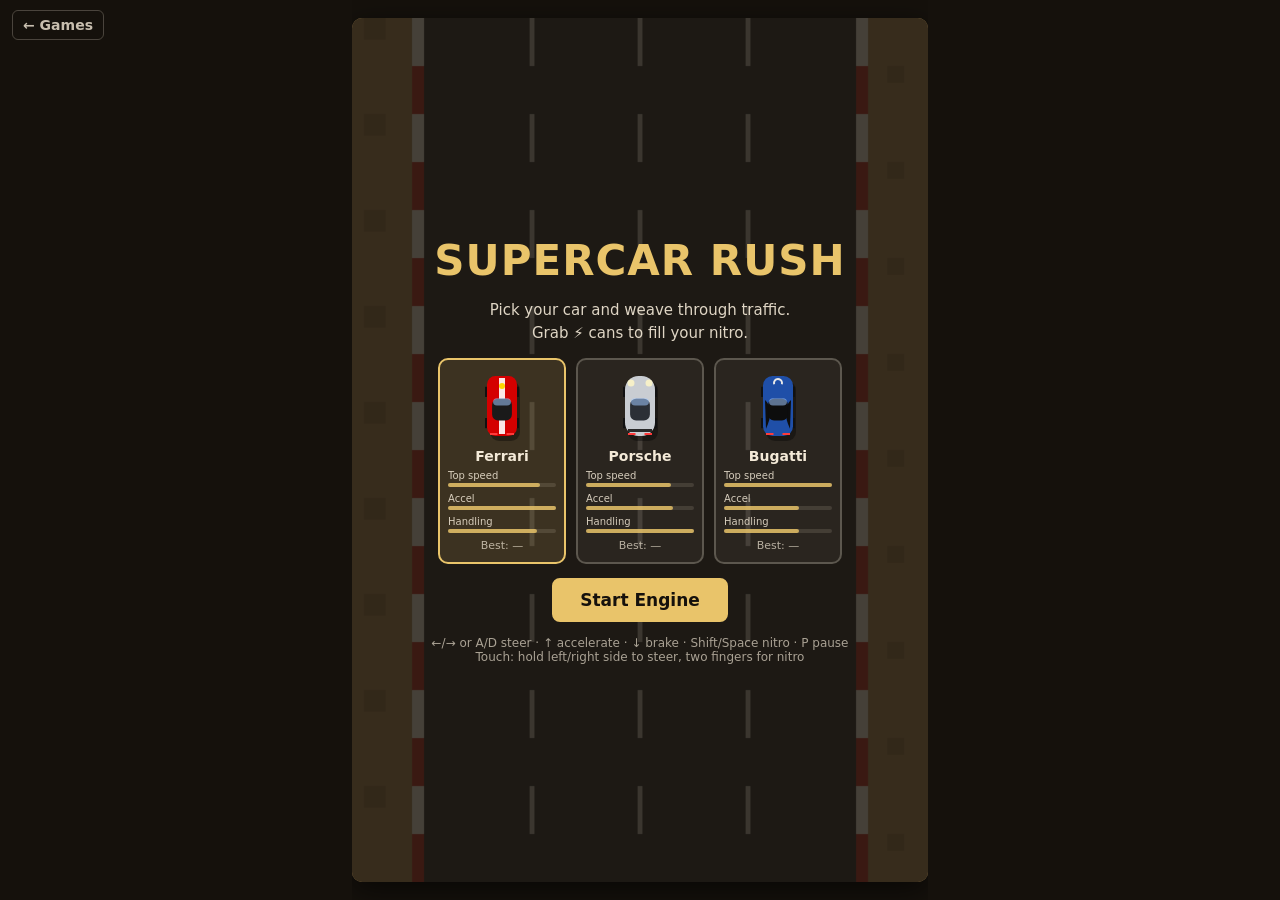
<file: games/racing/index.html>
<!DOCTYPE html>
<html lang="en">
<head>
<meta charset="UTF-8">
<meta name="viewport" content="width=device-width, initial-scale=1.0, user-scalable=no">
<title>Supercar Rush · Futt Sepia Games</title>
<style>
  * { box-sizing: border-box; }
  html, body {
    margin: 0; height: 100%;
    background: #15110c; color: #f4ead8;
    font-family: system-ui, -apple-system, "Segoe UI", Roboto, sans-serif;
    display: flex; flex-direction: column; align-items: center; justify-content: center;
    overflow: hidden; touch-action: none; user-select: none;
  }
  #back {
    position: fixed; top: 10px; left: 12px; color: #f4ead8; text-decoration: none;
    font-size: 14px; font-weight: 600; opacity: .8; padding: 6px 10px; border-radius: 6px;
    border: 1px solid rgba(244,234,216,.3); z-index: 5;
  }
  #back:hover { opacity: 1; background: rgba(244,234,216,.1); }
  #wrap { position: relative; height: min(96vh, calc(96vw * 720 / 480)); aspect-ratio: 480 / 720; }
  canvas { width: 100%; height: 100%; display: block; border-radius: 10px; box-shadow: 0 8px 30px rgba(0,0,0,.6); }
  #overlay {
    position: absolute; inset: 0; display: flex; flex-direction: column;
    align-items: center; justify-content: center; gap: 14px;
    background: rgba(21,17,12,.78); border-radius: 10px; text-align: center; padding: 18px;
  }
  #overlay.hidden { display: none; }
  #overlay h1 { margin: 0; font-size: clamp(26px, 5vh, 42px); letter-spacing: 1px; color: #e9c46a; }
  #overlay p { margin: 0; opacity: .9; font-size: 15px; line-height: 1.5; }
  #cars { display: flex; gap: 10px; flex-wrap: wrap; justify-content: center; }
  .car {
    width: 128px; padding: 10px 8px; border-radius: 10px; cursor: pointer;
    border: 2px solid rgba(244,234,216,.25); background: rgba(244,234,216,.06);
    display: flex; flex-direction: column; align-items: center; gap: 6px; color: inherit; font: inherit;
  }
  .car.sel { border-color: #e9c46a; background: rgba(233,196,106,.15); }
  .car canvas { width: 40px; height: 72px; box-shadow: none; border-radius: 0; }
  .car b { font-size: 14px; }
  .stat { width: 100%; font-size: 10px; text-align: left; opacity: .85; }
  .bar { height: 4px; background: rgba(244,234,216,.15); border-radius: 2px; margin-top: 2px; }
  .bar i { display: block; height: 100%; background: #e9c46a; border-radius: 2px; }
  .best { font-size: 11px; opacity: .7; }
  #startBtn {
    font: inherit; font-weight: 700; font-size: 17px; cursor: pointer;
    padding: 10px 26px; border-radius: 8px; border: 2px solid #e9c46a;
    background: #e9c46a; color: #15110c;
  }
  #startBtn:hover { filter: brightness(1.1); }
  #help { font-size: 12px; opacity: .65; }
</style>
</head>
<body>
<a id="back" href="../../index.html">← Games</a>
<div id="wrap">
  <canvas id="c" width="480" height="720"></canvas>
  <div id="overlay">
    <h1>SUPERCAR RUSH</h1>
    <p id="msg">Pick your car and weave through traffic.<br>Grab ⚡ cans to fill your nitro.</p>
    <div id="cars"></div>
    <button id="startBtn">Start Engine</button>
    <div id="help">←/→ or A/D steer · ↑ accelerate · ↓ brake · Shift/Space nitro · P pause<br>Touch: hold left/right side to steer, two fingers for nitro</div>
  </div>
</div>

<script>
(() => {
  const canvas = document.getElementById('c');
  const ctx = canvas.getContext('2d');
  const W = 480, H = 720;
  const ROAD_L = 60, ROAD_R = 420, LANES = 4, LANE_W = (ROAD_R - ROAD_L) / LANES;
  const KMH = 22;                          // display km/h per px-per-frame of speed

  // Stats are tuned so each car feels different: Bugatti = top speed, Porsche = handling, Ferrari = acceleration.
  const CARS = {
    ferrari: { name: 'Ferrari', top: 14.5, accel: 0.16, handling: 6.4, body: '#d40000', accent: '#ffd400', roof: '#1a1a1a' },
    porsche: { name: 'Porsche', top: 13.5, accel: 0.13, handling: 7.8, body: '#c9cdd2', accent: '#2a2a2a', roof: '#2b2f36' },
    bugatti: { name: 'Bugatti', top: 17.0, accel: 0.11, handling: 5.4, body: '#1f4fa8', accent: '#0d0d0d', roof: '#0d0d0d' },
  };
  let carKey = 'ferrari';

  const store = {
    get(k, d) { try { const v = localStorage.getItem(k); return v === null ? d : JSON.parse(v); } catch (_) { return d; } },
    set(k, v) { try { localStorage.setItem(k, JSON.stringify(v)); } catch (_) {} },
  };
  let best = store.get('fsg.racing', {});   // { ferrari: metres, ... }

  // ---------- car drawing (top-down, nose pointing up) ----------
  function roundRect(c, x, y, w, h, r) {
    c.beginPath(); c.moveTo(x + r, y); c.arcTo(x + w, y, x + w, y + h, r); c.arcTo(x + w, y + h, x, y + h, r);
    c.arcTo(x, y + h, x, y, r); c.arcTo(x, y, x + w, y, r); c.closePath();
  }
  function drawCar(c, key, x, y, w, h, glow) {
    const s = CARS[key];
    c.save(); c.translate(x, y);
    // shadow
    c.fillStyle = 'rgba(0,0,0,.35)'; roundRect(c, -w / 2 + 3, -h / 2 + 5, w, h, w * 0.3); c.fill();
    // wheels
    c.fillStyle = '#111';
    for (const [wx, wy] of [[-w / 2 - 2, -h * 0.32], [w / 2 - 4, -h * 0.32], [-w / 2 - 2, h * 0.2], [w / 2 - 4, h * 0.2]])
      c.fillRect(wx, wy, 6, h * 0.17);
    // body
    c.fillStyle = s.body;
    if (key === 'bugatti') {
      // two-tone: dark sweep along the sides
      roundRect(c, -w / 2, -h / 2, w, h, w * 0.32); c.fill();
      c.fillStyle = s.accent;
      c.beginPath(); c.moveTo(-w / 2 + 2, -h * 0.1); c.quadraticCurveTo(-w * 0.1, h * 0.05, -w / 2 + 3, h * 0.38); c.lineTo(-w / 2 + 2, -h * 0.1); c.fill();
      c.beginPath(); c.moveTo(w / 2 - 2, -h * 0.1); c.quadraticCurveTo(w * 0.1, h * 0.05, w / 2 - 3, h * 0.38); c.lineTo(w / 2 - 2, -h * 0.1); c.fill();
      // horseshoe grille
      c.strokeStyle = '#e8e8e8'; c.lineWidth = 2;
      c.beginPath(); c.arc(0, -h / 2 + 7, 4, Math.PI * 0.1, Math.PI * 0.9, true); c.stroke();
    } else if (key === 'porsche') {
      // rounder 911-style shape
      roundRect(c, -w / 2, -h / 2, w, h, w * 0.45); c.fill();
      c.fillStyle = '#f6f0c8';
      c.beginPath(); c.arc(-w * 0.3, -h / 2 + 7, 3.5, 0, 7); c.arc(w * 0.3, -h / 2 + 7, 3.5, 0, 7); c.fill();
      // rear spoiler
      c.fillStyle = s.accent; c.fillRect(-w / 2 + 3, h / 2 - 7, w - 6, 3);
    } else {
      // wedge-ish Ferrari with racing stripe
      roundRect(c, -w / 2, -h / 2, w, h, w * 0.28); c.fill();
      c.fillStyle = 'rgba(255,255,255,.9)'; c.fillRect(-3, -h / 2 + 2, 6, h - 4);
      c.fillStyle = s.accent; c.beginPath(); c.arc(0, -h / 2 + 10, 3, 0, 7); c.fill();
    }
    // cockpit
    c.fillStyle = s.roof; roundRect(c, -w * 0.33, -h * 0.12, w * 0.66, h * 0.36, 6); c.fill();
    c.fillStyle = 'rgba(160,200,255,.55)'; roundRect(c, -w * 0.3, -h * 0.13, w * 0.6, h * 0.12, 4); c.fill();
    // tail lights
    c.fillStyle = glow ? '#ff3b3b' : '#a01010';
    c.fillRect(-w / 2 + 3, h / 2 - 3, w * 0.25, 2); c.fillRect(w / 2 - 3 - w * 0.25, h / 2 - 3, w * 0.25, 2);
    c.restore();
  }

  function drawTraffic(c, t) {
    c.save(); c.translate(t.x, t.y);
    c.fillStyle = 'rgba(0,0,0,.3)'; roundRect(c, -t.w / 2 + 3, -t.h / 2 + 5, t.w, t.h, 6); c.fill();
    c.fillStyle = t.color; roundRect(c, -t.w / 2, -t.h / 2, t.w, t.h, t.truck ? 4 : 8); c.fill();
    if (t.truck) {
      c.fillStyle = 'rgba(0,0,0,.25)'; c.fillRect(-t.w / 2 + 3, -t.h / 2 + 22, t.w - 6, t.h - 26);
      c.fillStyle = 'rgba(160,200,255,.5)'; c.fillRect(-t.w / 2 + 5, -t.h / 2 + 5, t.w - 10, 9);
    } else {
      c.fillStyle = 'rgba(0,0,0,.35)'; roundRect(c, -t.w * 0.35, -t.h * 0.18, t.w * 0.7, t.h * 0.42, 5); c.fill();
      c.fillStyle = 'rgba(160,200,255,.5)'; roundRect(c, -t.w * 0.32, -t.h * 0.2, t.w * 0.64, t.h * 0.12, 3); c.fill();
    }
    c.fillStyle = '#c21d1d'; c.fillRect(-t.w / 2 + 3, t.h / 2 - 3, 7, 2); c.fillRect(t.w / 2 - 10, t.h / 2 - 3, 7, 2);
    c.restore();
  }

  // ---------- car picker ----------
  const carsEl = document.getElementById('cars');
  function buildPicker() {
    carsEl.innerHTML = '';
    const max = { top: 17, accel: 0.16, handling: 7.8 };
    for (const key of Object.keys(CARS)) {
      const s = CARS[key];
      const b = document.createElement('button');
      b.className = 'car' + (key === carKey ? ' sel' : '');
      const cv = document.createElement('canvas'); cv.width = 40; cv.height = 72;
      drawCar(cv.getContext('2d'), key, 20, 36, 30, 60, true);
      b.appendChild(cv);
      b.insertAdjacentHTML('beforeend', `<b>${s.name}</b>` +
        [['Top speed', s.top / max.top], ['Accel', s.accel / max.accel], ['Handling', s.handling / max.handling]]
          .map(([n, v]) => `<div class="stat">${n}<div class="bar"><i style="width:${Math.round(v * 100)}%"></i></div></div>`).join('') +
        `<span class="best">Best: ${best[key] ? best[key] + ' m' : '—'}</span>`);
      b.addEventListener('click', () => { carKey = key; buildPicker(); });
      carsEl.appendChild(b);
    }
  }
  buildPicker();

  // ---------- input ----------
  const keys = {};
  addEventListener('keydown', e => {
    keys[e.code] = true;
    if (['ArrowUp','ArrowDown','ArrowLeft','ArrowRight','Space'].includes(e.code)) e.preventDefault();
    if (e.code === 'KeyP' && (state === 'play' || state === 'pause')) state = state === 'play' ? 'pause' : 'play';
    if (e.code === 'Enter' && state !== 'play' && state !== 'pause') start();
  });
  addEventListener('keyup', e => { keys[e.code] = false; });
  const touches = new Map();
  canvas.addEventListener('pointerdown', e => { touches.set(e.pointerId, e.clientX); canvas.setPointerCapture(e.pointerId); });
  canvas.addEventListener('pointermove', e => { if (touches.has(e.pointerId)) touches.set(e.pointerId, e.clientX); });
  const up = e => touches.delete(e.pointerId);
  canvas.addEventListener('pointerup', up); canvas.addEventListener('pointercancel', up);
  document.getElementById('startBtn').addEventListener('click', start);

  // ---------- sound ----------
  let actx = null, engine = null;
  function audio() {
    try {
      actx = actx || new (window.AudioContext || window.webkitAudioContext)();
      if (actx.state === 'suspended') actx.resume();
      return actx;
    } catch (_) { return null; }
  }
  function beep(freq, dur, type = 'square', vol = 0.08) {
    const a = audio(); if (!a) return;
    const o = a.createOscillator(), g = a.createGain();
    o.type = type; o.frequency.value = freq;
    g.gain.setValueAtTime(vol, a.currentTime); g.gain.exponentialRampToValueAtTime(0.0001, a.currentTime + dur);
    o.connect(g).connect(a.destination); o.start(); o.stop(a.currentTime + dur);
  }
  function startEngine() {
    const a = audio(); if (!a || engine) return;
    const o = a.createOscillator(), g = a.createGain();
    o.type = 'sawtooth'; o.frequency.value = 60; g.gain.value = 0.025;
    o.connect(g).connect(a.destination); o.start();
    engine = { o, g };
  }
  function stopEngine() { if (engine) { engine.o.stop(); engine = null; } }

  // ---------- game state ----------
  const player = { x: W / 2, y: H - 120, w: 34, h: 66, vx: 0 };
  let speed, dist, traffic, pickups, nitro, boosting, state = 'menu', roadY, spawnT, pickT, shake, crashT, particles;

  function start() {
    Object.assign(player, { x: W / 2, vx: 0 });
    speed = 4; dist = 0; traffic = []; pickups = []; particles = [];
    nitro = 0.5; boosting = false; roadY = 0; spawnT = 40; pickT = 300; shake = 0; crashT = 0;
    document.getElementById('overlay').classList.add('hidden');
    state = 'play';
    startEngine();
  }

  function crash() {
    state = 'crash'; crashT = 70; shake = 18;
    beep(90, 0.5, 'sawtooth', 0.15); stopEngine();
    for (let i = 0; i < 30; i++)
      particles.push({ x: player.x, y: player.y - 20, vx: (Math.random() - .5) * 8, vy: (Math.random() - .5) * 8, life: 40 + Math.random() * 30 });
  }

  function gameOver() {
    state = 'over';
    const m = Math.floor(dist);
    const isBest = !best[carKey] || m > best[carKey];
    if (isBest) { best[carKey] = m; store.set('fsg.racing', best); }
    document.querySelector('#overlay h1').textContent = 'CRASHED!';
    document.getElementById('msg').innerHTML =
      `${CARS[carKey].name} · <b>${m} m</b>${isBest ? ' · 🏆 New best!' : ''}<br>Choose a car and go again.`;
    document.getElementById('startBtn').textContent = 'Race Again';
    buildPicker();
    document.getElementById('overlay').classList.remove('hidden');
  }

  const laneX = i => ROAD_L + LANE_W * (i + 0.5);
  const COLORS = ['#7b8a8b', '#d9c9a3', '#3e5c76', '#8c5a3c', '#5b7f4d', '#e0e0e0', '#a33b3b', '#4a4a4a'];

  function spawnTraffic() {
    // a third of the traffic targets the player's lane so sitting still never works
    const near = Math.max(0, Math.min(LANES - 1, Math.round((player.x - ROAD_L) / LANE_W - 0.5 + (Math.random() - .5))));
    const lane = Math.random() < 0.35 ? near : Math.floor(Math.random() * LANES);
    const truck = Math.random() < 0.18;
    const t = {
      x: laneX(lane), y: -80, w: truck ? 46 : 38, h: truck ? 100 : 62, truck, lane,
      changeAt: Math.random() < 0.3 ? 100 + Math.random() * 300 : Infinity,
      speed: truck ? 2 + Math.random() * 1.5 : 3 + Math.random() * 3,
      color: COLORS[Math.floor(Math.random() * COLORS.length)],
    };
    // don't stack on top of another car that just spawned
    if (traffic.some(o => Math.abs(o.x - t.x) < 10 && o.y < 60)) return;
    // always leave at least one lane open near the top
    const top = traffic.filter(o => o.y < 120);
    if (new Set(top.map(o => o.x).concat(t.x)).size >= LANES) return;
    traffic.push(t);
  }

  const hit = (a, b, pad = 4) => Math.abs(a.x - b.x) < (a.w + b.w) / 2 - pad && Math.abs(a.y - b.y) < (a.h + b.h) / 2 - pad;

  function update(dt) {
    for (const p of particles) { p.x += p.vx * dt; p.y += p.vy * dt; p.life -= dt; }
    particles = particles.filter(p => p.life > 0);
    if (shake > 0) shake = Math.max(0, shake - dt);
    if (state === 'crash') { crashT -= dt; if (crashT <= 0) gameOver(); return; }
    if (state !== 'play') return;

    const s = CARS[carKey];
    // steering
    let steer = (keys.ArrowRight || keys.KeyD ? 1 : 0) - (keys.ArrowLeft || keys.KeyA ? 1 : 0);
    let gas = keys.ArrowUp || keys.KeyW, brake = keys.ArrowDown || keys.KeyS;
    const rect = canvas.getBoundingClientRect();
    if (touches.size) {
      gas = true;
      const x = [...touches.values()][0];
      steer = x < rect.left + rect.width / 2 ? -1 : 1;
    }
    const wantBoost = keys.ShiftLeft || keys.ShiftRight || keys.Space || touches.size >= 2;
    boosting = wantBoost && nitro > 0;
    if (boosting) nitro = Math.max(0, nitro - 0.006 * dt);

    const target = steer * s.handling;
    player.vx += (target - player.vx) * Math.min(1, 0.25 * dt);
    player.x += player.vx * dt;
    if (player.x < ROAD_L + player.w / 2 || player.x > ROAD_R - player.w / 2) {
      player.x = Math.max(ROAD_L + player.w / 2, Math.min(ROAD_R - player.w / 2, player.x));
      speed *= Math.pow(0.97, dt);                          // scraping the barrier slows you down
      if (Math.random() < 0.3) particles.push({ x: player.x + (player.x < W / 2 ? -18 : 18), y: player.y, vx: (Math.random() - .5) * 3, vy: 3, life: 15, spark: true });
    }

    const top = s.top * (boosting ? 1.35 : 1);
    if (brake) speed -= 0.3 * dt;
    else if (gas || boosting) speed += s.accel * (boosting ? 2 : 1) * dt;
    else speed -= 0.03 * dt;
    speed = Math.max(2, Math.min(top, speed > top ? speed - 0.2 * dt : speed));

    dist += speed * dt / 12;
    roadY = (roadY + speed * dt) % 80;
    if (engine) engine.o.frequency.value = 50 + speed * 9 + (boosting ? 40 : 0);

    // traffic, getting denser with distance
    spawnT -= dt * (speed / 8);
    if (spawnT <= 0) { spawnTraffic(); spawnT = Math.max(16, 55 - dist / 80) * (0.6 + Math.random() * 0.8); }
    for (const t of traffic) {
      t.y += (speed - t.speed) * dt;
      // some cars switch lanes once they're on screen
      if (t.y > t.changeAt) {
        t.lane = Math.max(0, Math.min(LANES - 1, t.lane + (Math.random() < .5 ? -1 : 1)));
        t.changeAt = Infinity;
      }
      t.x += (laneX(t.lane) - t.x) * Math.min(1, 0.04 * dt);
      if (hit(player, t)) { crash(); return; }
    }
    traffic = traffic.filter(t => t.y < H + 120 && t.y > -300);

    // nitro pickups
    pickT -= dt;
    if (pickT <= 0) { pickups.push({ x: laneX(Math.floor(Math.random() * LANES)), y: -30, w: 24, h: 24 }); pickT = 240 + Math.random() * 240; }
    for (const p of pickups) {
      p.y += speed * dt;
      if (hit(player, p, 0)) { p.got = true; nitro = Math.min(1, nitro + 0.35); beep(880, 0.12, 'sine', 0.1); }
    }
    pickups = pickups.filter(p => !p.got && p.y < H + 40);

    if (boosting && Math.random() < 0.8)
      particles.push({ x: player.x + (Math.random() - .5) * 14, y: player.y + player.h / 2, vx: (Math.random() - .5), vy: 4 + Math.random() * 3, life: 14, flame: true });
  }

  // ---------- render ----------
  function render() {
    ctx.save();
    if (shake) ctx.translate((Math.random() - .5) * shake, (Math.random() - .5) * shake);
    // desert sides in sepia tones
    ctx.fillStyle = '#b08d57'; ctx.fillRect(0, 0, W, H);
    ctx.fillStyle = '#9c7a48';
    for (let y = -80 + roadY; y < H; y += 80) { ctx.fillRect(10, y, 18, 18); ctx.fillRect(W - 34, y + 40, 14, 14); }
    // road
    ctx.fillStyle = '#3a3633'; ctx.fillRect(ROAD_L, 0, ROAD_R - ROAD_L, H);
    // kerbs
    for (let y = -80 + roadY; y < H; y += 40) {
      ctx.fillStyle = (Math.floor((y - roadY) / 40) % 2) ? '#c0392b' : '#f4ead8';
      ctx.fillRect(ROAD_L - 10, y, 10, 40); ctx.fillRect(ROAD_R, y, 10, 40);
    }
    // lane dashes
    ctx.fillStyle = 'rgba(244,234,216,.75)';
    for (let i = 1; i < LANES; i++)
      for (let y = -80 + roadY; y < H; y += 80) ctx.fillRect(ROAD_L + LANE_W * i - 2, y, 4, 40);

    for (const p of pickups) {
      ctx.fillStyle = '#e9c46a'; roundRect(ctx, p.x - 12, p.y - 12, 24, 24, 6); ctx.fill();
      ctx.fillStyle = '#15110c'; ctx.font = 'bold 16px system-ui'; ctx.textAlign = 'center'; ctx.textBaseline = 'middle';
      ctx.fillText('⚡', p.x, p.y + 1);
    }
    for (const t of traffic) drawTraffic(ctx, t);
    if (state !== 'menu') drawCar(ctx, carKey, player.x, player.y, player.w, player.h, state === 'play' && keys.ArrowDown);

    for (const p of particles) {
      ctx.globalAlpha = Math.min(1, p.life / 20);
      ctx.fillStyle = p.flame ? (Math.random() < .5 ? '#5ad1ff' : '#ffffff') : p.spark ? '#ffd166' : '#ff7b2e';
      ctx.beginPath(); ctx.arc(p.x, p.y, p.flame ? 4 : 3, 0, 7); ctx.fill();
    }
    ctx.globalAlpha = 1;
    ctx.restore();

    if (state === 'menu') return;
    // HUD
    ctx.fillStyle = 'rgba(21,17,12,.7)'; roundRect(ctx, 10, 10, 160, 62, 8); ctx.fill();
    ctx.fillStyle = '#f4ead8'; ctx.textAlign = 'left'; ctx.textBaseline = 'alphabetic';
    ctx.font = 'bold 26px system-ui'; ctx.fillText(Math.round(speed * KMH) + ' km/h', 20, 40);
    ctx.font = '13px system-ui'; ctx.fillText(Math.floor(dist) + ' m' + (best[carKey] ? `  ·  best ${best[carKey]}` : ''), 20, 61);
    // nitro gauge
    ctx.fillStyle = 'rgba(21,17,12,.7)'; roundRect(ctx, W - 130, 10, 120, 34, 8); ctx.fill();
    ctx.fillStyle = '#f4ead8'; ctx.font = 'bold 12px system-ui'; ctx.fillText('NITRO', W - 120, 31);
    ctx.fillStyle = 'rgba(244,234,216,.2)'; ctx.fillRect(W - 72, 21, 54, 12);
    ctx.fillStyle = boosting ? '#5ad1ff' : '#e9c46a'; ctx.fillRect(W - 72, 21, 54 * nitro, 12);

    if (state === 'pause') {
      ctx.fillStyle = 'rgba(0,0,0,.4)'; ctx.fillRect(0, 0, W, H);
      ctx.fillStyle = '#f4ead8'; ctx.font = 'bold 48px system-ui'; ctx.textAlign = 'center'; ctx.fillText('PAUSED', W / 2, H / 2);
    }
  }

  let last = performance.now();
  function frame(now) {
    const dt = Math.min(3, (now - last) / (1000 / 60));
    last = now;
    update(dt); render();
    requestAnimationFrame(frame);
  }
  start(); state = 'menu'; stopEngine();
  document.getElementById('overlay').classList.remove('hidden');
  requestAnimationFrame(frame);
})();
</script>
</body>
</html>
</file>
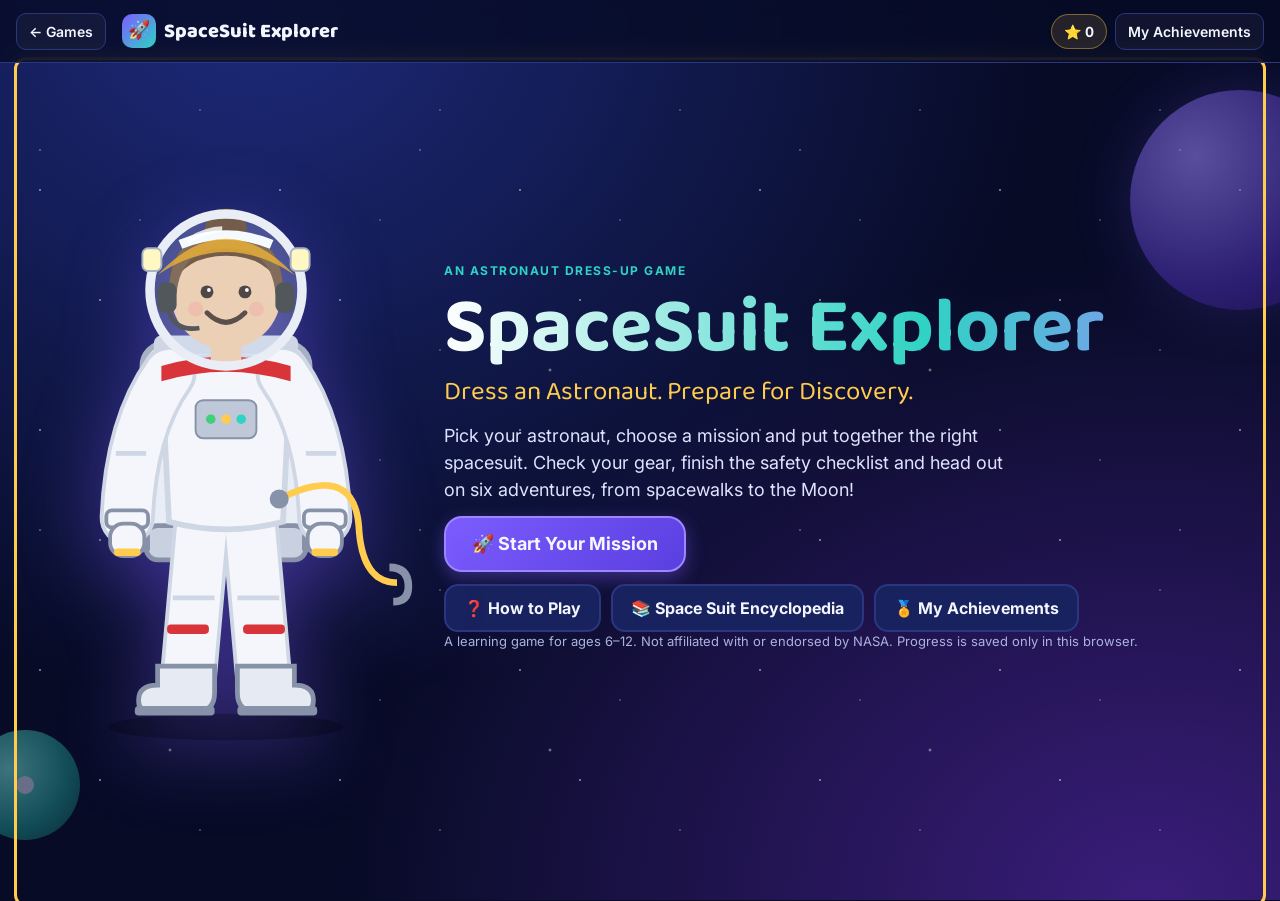
<file: games/spacesuit-explorer/index.html>
<!DOCTYPE html>
<html lang="en">
<head>
<meta charset="UTF-8">
<meta name="viewport" content="width=device-width, initial-scale=1.0">
<meta name="description" content="SpaceSuit Explorer: dress an astronaut, check the suit and complete six space missions. A free educational game for ages 6 to 12.">
<title>SpaceSuit Explorer · Futt Sepia Games</title>
<link rel="preconnect" href="https://fonts.googleapis.com">
<link href="https://fonts.googleapis.com/css2?family=Baloo+2:wght@600;800&family=Inter:wght@400;600;700&display=swap" rel="stylesheet" media="print" onload="this.media='all'">
<link rel="stylesheet" href="css/style.css">
</head>
<body>
<div class="sky" aria-hidden="true">
  <div class="stars s1"></div><div class="stars s2"></div>
  <div class="planet p1"></div><div class="planet p2"><div class="moonlet"></div></div>
</div>

<header class="topbar">
  <a class="tb-btn" href="../../index.html">← Games</a>
  <button class="brand" type="button" data-go="welcome" aria-label="SpaceSuit Explorer home">
    <span class="brand-dot" aria-hidden="true">🚀</span><span>SpaceSuit Explorer</span>
  </button>
  <div class="tb-right">
    <span class="pill" title="Total points"><span aria-hidden="true">⭐</span> <b id="hudPoints">0</b><span class="sr-only"> points</span></span>
    <button class="tb-btn" type="button" data-go="achievements">My Achievements</button>
  </div>
</header>

<main id="main" tabindex="-1">
  <!-- Welcome -->
  <section class="screen" id="scr-welcome" aria-labelledby="t-welcome">
    <div class="welcome">
      <div class="welcome-art" id="welcomeArt"></div>
      <div class="welcome-text">
        <p class="kicker">An astronaut dress-up game</p>
        <h1 id="t-welcome">SpaceSuit Explorer</h1>
        <p class="tagline">Dress an Astronaut. Prepare for Discovery.</p>
        <p class="intro">Pick your astronaut, choose a mission and put together the right spacesuit. Check your gear, finish the safety checklist and head out on six adventures, from spacewalks to the Moon!</p>
        <div class="btn-col">
          <button class="btn primary big" type="button" data-go="missions">🚀 Start Your Mission</button>
          <div class="btn-row">
            <button class="btn" type="button" data-go="howto">❓ How to Play</button>
            <button class="btn" type="button" data-go="encyclopedia">📚 Space Suit Encyclopedia</button>
            <button class="btn" type="button" data-go="achievements">🏅 My Achievements</button>
          </div>
        </div>
        <p class="fine">A learning game for ages 6–12. Not affiliated with or endorsed by NASA. Progress is saved only in this browser.</p>
      </div>
    </div>
  </section>

  <!-- How to play -->
  <section class="screen" id="scr-howto" aria-labelledby="t-howto" hidden>
    <div class="panel narrow">
      <h2 id="t-howto">How to Play</h2>
      <ol class="howto">
        <li><span class="hi">1</span><div><b>Choose a mission.</b> Each mission card shows where you are going and what you'll learn. Finish a mission to unlock the next one.</div></li>
        <li><span class="hi">2</span><div><b>Dress your astronaut.</b> Drag gear onto the astronaut, or tap an item and press <b>Put on</b>. Tap an item to read what it does and whether it fits the mission.</div></li>
        <li><span class="hi">3</span><div><b>Press "Check My Suit".</b> Missing or wrong gear is circled in red. Read why it matters, ask for a hint, fix it and check again.</div></li>
        <li><span class="hi">4</span><div><b>Inspect your equipment.</b> Read each gauge. Is it good, or does it need fixing?</div></li>
        <li><span class="hi">5</span><div><b>Finish the safety checklist.</b> Answer each question. Wrong answers explain why, so try again!</div></li>
        <li><span class="hi">6</span><div><b>Play the mission</b> and earn points and badges. Safe choices earn points, and fixing a mistake earns points too.</div></li>
      </ol>
      <p class="fine">Keyboard: use Tab to move, Enter or Space to press. In the Moon mission you can also use the arrow keys to walk.</p>
      <div class="btn-row"><button class="btn primary" type="button" data-go="missions">Let's go!</button><button class="btn" type="button" data-go="welcome">Back</button></div>
    </div>
  </section>

  <!-- Mission select -->
  <section class="screen" id="scr-missions" aria-labelledby="t-missions" hidden>
    <div class="panel wide">
      <div class="row-between">
        <h2 id="t-missions">Choose Your Mission</h2>
        <div class="progress-mini" id="missionProgress"></div>
      </div>
      <fieldset class="avatars">
        <legend>Pick your astronaut</legend>
        <div class="avatar-row" id="avatarRow"></div>
      </fieldset>
      <div class="mission-grid" id="missionGrid"></div>
    </div>
  </section>

  <!-- Mission flow (dress → inspect → checklist → play → debrief) -->
  <section class="screen" id="scr-mission" aria-labelledby="t-mission" hidden>
    <div class="mission-head">
      <div>
        <p class="kicker" id="mKicker"></p>
        <h2 id="t-mission"></h2>
      </div>
      <ol class="stepper" id="stepper" aria-label="Mission progress">
        <li data-step="dress">Dress</li><li data-step="inspect">Inspect</li><li data-step="checklist">Checklist</li><li data-step="play">Mission</li><li data-step="debrief">Debrief</li>
      </ol>
      <div class="run-pts" aria-live="polite">Mission points: <b id="runPoints">0</b></div>
    </div>
    <div id="stepBody"></div>
  </section>

  <!-- Encyclopedia -->
  <section class="screen" id="scr-encyclopedia" aria-labelledby="t-ency" hidden>
    <div class="panel wide">
      <h2 id="t-ency">Space Suit Encyclopedia</h2>
      <p class="sub">Tap a topic to read about it. Open "Learn more" for extra detail. <span id="readCount"></span></p>
      <div class="ency">
        <div class="topic-list" id="topicList" role="list"></div>
        <article class="topic-view" id="topicView" aria-live="polite"></article>
      </div>
      <p class="fine">Facts are simplified for young readers and based on NASA's public education pages, linked under each topic. This game is not affiliated with or endorsed by NASA.</p>
    </div>
  </section>

  <!-- Achievements -->
  <section class="screen" id="scr-achievements" aria-labelledby="t-ach" hidden>
    <div class="panel wide">
      <h2 id="t-ach">My Achievements</h2>
      <div class="dash" id="dash"></div>
      <h3>Badges</h3>
      <div class="badge-grid" id="badgeGrid"></div>
      <h3>Missions</h3>
      <div class="mission-progress" id="missionList"></div>
      <div class="btn-row end"><button class="btn danger" type="button" id="resetBtn">Reset progress</button></div>
    </div>
  </section>
</main>

<div class="toasts" id="toasts" aria-live="polite"></div>

<dialog id="modal" aria-labelledby="modalTitle">
  <div class="modal-icon" id="modalIcon" aria-hidden="true"></div>
  <h2 id="modalTitle"></h2>
  <div id="modalBody"></div>
  <div class="btn-row center" id="modalBtns"></div>
</dialog>

<script src="js/data.js"></script>
<script src="js/validate.js"></script>
<script src="js/astronaut.js"></script>
<script src="js/missions.js"></script>
<script src="js/app.js"></script>
</body>
</html>
</file>
<file: games/spacesuit-explorer/css/style.css>
/* SpaceSuit Explorer: space theme with navy, purple, cyan and white. */
:root {
  --bg: #070b26; --bg2: #0d1440; --panel: #121a4d; --panel2: #18225e; --line: #2a3680;
  --ink: #f4f6ff; --muted: #aab3e0; --purple: #7c5cff; --purple2: #9d86ff; --cyan: #2fd3c4;
  --gold: #ffcc4d; --good: #41d07a; --bad: #ff6b7d; --warn: #ffb547;
  --r: 18px; --shadow: 0 10px 30px rgba(0, 0, 0, .35);
  color-scheme: dark;
}
* { box-sizing: border-box; }
html { scroll-behavior: smooth; }
body {
  margin: 0; min-height: 100vh; color: var(--ink); background: var(--bg);
  font-family: Inter, system-ui, -apple-system, "Segoe UI", Roboto, sans-serif; line-height: 1.5;
  overflow-x: hidden;
}
h1, h2, h3, h4 { font-family: "Baloo 2", Inter, system-ui, sans-serif; line-height: 1.15; margin: 0 0 .4em; }
p { margin: 0 0 .7em; }
a { color: var(--cyan); }
button { font: inherit; color: inherit; }
:focus-visible { outline: 3px solid var(--gold); outline-offset: 3px; border-radius: 6px; }
.sr-only { position: absolute; width: 1px; height: 1px; overflow: hidden; clip: rect(0 0 0 0); white-space: nowrap; }
[hidden] { display: none !important; }

/* ---------- Background sky ---------- */
.sky { position: fixed; inset: 0; z-index: -1; overflow: hidden; background: radial-gradient(ellipse at 20% 0%, #1d2a7a 0%, transparent 55%), radial-gradient(ellipse at 90% 100%, #3a1d7a 0%, transparent 50%), var(--bg); }
.stars { position: absolute; inset: -50%; background-repeat: repeat; }
.stars.s1 { background-image: radial-gradient(1.5px 1.5px at 20px 30px, #fff, transparent), radial-gradient(1px 1px at 120px 80px, #cfe, transparent), radial-gradient(1.5px 1.5px at 200px 160px, #fff, transparent), radial-gradient(1px 1px at 60px 190px, #dde, transparent); background-size: 240px 240px; animation: drift 160s linear infinite; opacity: .8; }
.stars.s2 { background-image: radial-gradient(2px 2px at 50px 60px, #fff, transparent), radial-gradient(1.5px 1.5px at 300px 220px, #bdf, transparent); background-size: 380px 380px; animation: drift 260s linear infinite reverse; opacity: .6; }
@keyframes drift { to { transform: translate(240px, 120px); } }
.planet { position: absolute; border-radius: 50%; }
.planet.p1 { width: 220px; height: 220px; right: -70px; top: 90px; background: radial-gradient(circle at 30% 30%, #9d86ff, #4a2fb0 60%, #22145e); box-shadow: 0 0 60px rgba(124, 92, 255, .35); opacity: .55; }
.planet.p2 { width: 110px; height: 110px; left: -30px; bottom: 60px; background: radial-gradient(circle at 35% 35%, #7ff3e8, #1f9c92 60%, #0d4a45); opacity: .45; }
.moonlet { position: absolute; width: 18px; height: 18px; border-radius: 50%; background: #dfe7ff; top: 46px; left: 46px; animation: orbit 14s linear infinite; transform-origin: 9px 9px; }
@keyframes orbit { from { transform: rotate(0) translateX(90px); } to { transform: rotate(360deg) translateX(90px); } }

/* ---------- Top bar ---------- */
.topbar { position: sticky; top: 0; z-index: 20; display: flex; align-items: center; gap: 10px; padding: 10px 16px; background: rgba(7, 11, 38, .82); backdrop-filter: blur(8px); border-bottom: 1px solid var(--line); flex-wrap: wrap; }
.brand { display: flex; align-items: center; gap: 8px; background: none; border: 0; cursor: pointer; font-family: "Baloo 2", sans-serif; font-weight: 800; font-size: 20px; padding: 4px 6px; }
.brand-dot { display: grid; place-items: center; width: 34px; height: 34px; border-radius: 10px; background: linear-gradient(135deg, var(--purple), var(--cyan)); font-size: 18px; }
.tb-right { margin-left: auto; display: flex; align-items: center; gap: 8px; }
.tb-btn { color: var(--ink); text-decoration: none; font-weight: 600; font-size: 14px; padding: 7px 12px; border-radius: 10px; border: 1px solid var(--line); background: rgba(255, 255, 255, .04); cursor: pointer; }
.tb-btn:hover { background: rgba(255, 255, 255, .1); }
.pill { display: inline-flex; gap: 4px; align-items: center; padding: 6px 12px; border-radius: 99px; background: rgba(255, 204, 77, .12); border: 1px solid rgba(255, 204, 77, .4); font-size: 14px; }
.pill b { font-variant-numeric: tabular-nums; }

main { max-width: 1240px; margin: 0 auto; padding: 18px 16px 60px; outline: none; }
.screen { animation: fadeUp .35s ease both; }
@keyframes fadeUp { from { opacity: 0; transform: translateY(10px); } }

/* ---------- Buttons ---------- */
.btn { display: inline-flex; align-items: center; justify-content: center; gap: 6px; min-height: 46px; padding: 10px 18px; border-radius: 14px; border: 2px solid var(--line); background: var(--panel2); color: var(--ink); font-weight: 700; font-size: 16px; cursor: pointer; transition: transform .12s ease, background .15s, border-color .15s; text-align: center; }
.btn:hover:not(:disabled) { transform: translateY(-2px); border-color: var(--purple2); }
.btn:active:not(:disabled) { transform: translateY(0); }
.btn.primary { background: linear-gradient(135deg, var(--purple), #5a3fe0); border-color: var(--purple2); box-shadow: 0 6px 18px rgba(124, 92, 255, .4); }
.btn.big { min-height: 56px; font-size: 18px; padding: 12px 26px; border-radius: 18px; }
.btn.danger { border-color: var(--bad); color: #ffd0d6; background: rgba(255, 107, 125, .12); }
.btn.ok { border-color: var(--good); background: rgba(65, 208, 122, .12); }
.btn.warn { border-color: var(--warn); background: rgba(255, 181, 71, .12); }
.btn:disabled { opacity: .45; cursor: not-allowed; box-shadow: none; }
.btn-row { display: flex; gap: 10px; flex-wrap: wrap; margin-top: 12px; }
.btn-row.center { justify-content: center; }
.btn-row.end { justify-content: flex-end; }
.btn-col { display: flex; flex-direction: column; gap: 12px; align-items: flex-start; }
.link { background: none; border: 0; color: var(--cyan); font-weight: 700; cursor: pointer; padding: 4px 0; margin-right: 12px; text-decoration: underline; text-underline-offset: 3px; }

.kicker { text-transform: uppercase; letter-spacing: 1.5px; font-size: 12px; font-weight: 700; color: var(--cyan); margin: 0 0 4px; }
.fine { font-size: 13px; color: var(--muted); }
.center { text-align: center; }
.row-between { display: flex; justify-content: space-between; align-items: center; gap: 12px; flex-wrap: wrap; }
.panel { background: rgba(18, 26, 77, .85); border: 1px solid var(--line); border-radius: 24px; padding: 24px; box-shadow: var(--shadow); }
.panel.narrow { max-width: 760px; margin: 0 auto; }
.panel h2 { font-size: clamp(26px, 4vw, 36px); }
.sub { color: var(--muted); }

/* ---------- Welcome ---------- */
.welcome { display: grid; grid-template-columns: minmax(220px, 380px) 1fr; gap: 28px; align-items: center; min-height: calc(100vh - 140px); }
.welcome-art { animation: float 5s ease-in-out infinite; filter: drop-shadow(0 20px 40px rgba(124, 92, 255, .45)); }
.welcome-art svg { width: 100%; height: auto; max-height: 70vh; }
@keyframes float { 50% { transform: translateY(-14px) rotate(2deg); } }
.welcome h1 { font-size: clamp(42px, 8vw, 78px); background: linear-gradient(90deg, #fff, var(--cyan) 60%, var(--purple2)); -webkit-background-clip: text; background-clip: text; color: transparent; margin: 0; }
.tagline { font-family: "Baloo 2", sans-serif; font-size: clamp(20px, 3vw, 26px); color: var(--gold); margin: 0 0 10px; }
.intro { font-size: 18px; max-width: 560px; color: #dfe3ff; }
.welcome .btn-row { margin-top: 0; }

/* ---------- How to ---------- */
.howto { list-style: none; padding: 0; margin: 0 0 12px; display: grid; gap: 12px; }
.howto li { display: flex; gap: 14px; align-items: flex-start; background: var(--panel2); border-radius: 14px; padding: 12px 14px; }
.hi { flex: none; width: 36px; height: 36px; border-radius: 50%; display: grid; place-items: center; font-weight: 800; background: linear-gradient(135deg, var(--purple), var(--cyan)); }

/* ---------- Mission select ---------- */
.progress-mini { display: flex; align-items: center; gap: 10px; color: var(--muted); }
.bar { display: inline-block; width: 120px; height: 10px; border-radius: 99px; background: #0a0f33; overflow: hidden; }
.bar i { display: block; height: 100%; background: linear-gradient(90deg, var(--cyan), var(--purple)); }
.avatars { border: 0; padding: 0; margin: 8px 0 18px; }
.avatars legend { font-weight: 700; margin-bottom: 8px; }
.avatar-row { display: flex; gap: 10px; flex-wrap: wrap; }
.avatar-btn { display: flex; flex-direction: column; align-items: center; width: 92px; padding: 6px 6px 8px; border-radius: 16px; border: 2px solid var(--line); background: var(--panel2); cursor: pointer; font-weight: 700; }
.avatar-btn svg { width: 64px; height: 96px; }
.avatar-btn[aria-pressed="true"] { border-color: var(--cyan); background: rgba(47, 211, 196, .15); box-shadow: 0 0 0 3px rgba(47, 211, 196, .25); }
.mission-grid { display: grid; grid-template-columns: repeat(auto-fill, minmax(270px, 1fr)); gap: 18px; }
.mcard { background: var(--panel2); border: 2px solid var(--line); border-radius: var(--r); overflow: hidden; display: flex; flex-direction: column; transition: transform .15s, border-color .15s; }
.mcard:hover { transform: translateY(-3px); border-color: var(--mc); }
.mcard.locked { opacity: .65; }
.mcard.locked .mart svg { filter: grayscale(.8) brightness(.7); }
.mart { position: relative; border-bottom: 4px solid var(--mc); }
.mart svg { display: block; width: 100%; height: auto; }
.concept-tag { position: absolute; top: 8px; right: 8px; background: var(--gold); color: #2a1d00; font-weight: 800; font-size: 11px; padding: 3px 8px; border-radius: 99px; letter-spacing: .5px; }
.mbody { padding: 14px 16px 16px; display: flex; flex-direction: column; gap: 4px; flex: 1; }
.mbody h3 { font-size: 24px; margin: 0; }
.mbody p { margin: 0; color: #dfe3ff; }
.mbody .obj { font-size: 14px; color: var(--muted); margin: 4px 0 6px; }
.mfoot { display: flex; justify-content: space-between; align-items: center; margin: auto 0 10px; font-size: 14px; }
.diff { color: var(--mc); font-weight: 700; letter-spacing: 1px; }
.stars-earned { color: var(--gold); font-size: 18px; letter-spacing: 2px; }

/* ---------- Mission head + stepper ---------- */
.mission-head { display: flex; gap: 16px; align-items: center; justify-content: space-between; flex-wrap: wrap; margin-bottom: 14px; }
.mission-head h2 { font-size: clamp(28px, 4vw, 40px); margin: 0; color: var(--mc); }
.stepper { list-style: none; display: flex; gap: 6px; padding: 0; margin: 0; flex-wrap: wrap; }
.stepper li { padding: 6px 12px; border-radius: 99px; background: var(--panel); border: 1px solid var(--line); font-size: 13px; font-weight: 700; color: var(--muted); }
.stepper li.done { color: var(--ink); background: rgba(65, 208, 122, .18); border-color: var(--good); }
.stepper li.done::before { content: "✓ "; }
.stepper li.now { color: #fff; background: var(--purple); border-color: var(--purple2); }
.run-pts { font-weight: 700; color: var(--gold); }
.brief { background: var(--panel); border: 1px solid var(--line); border-left: 6px solid var(--mc, var(--purple)); border-radius: 16px; padding: 14px 18px; margin-bottom: 16px; }
.brief h3 { font-size: 24px; outline: none; }
.brief p:last-child { margin-bottom: 0; }
.concept-banner { background: rgba(255, 204, 77, .14); border: 2px dashed var(--gold); border-radius: 14px; padding: 10px 14px; margin-bottom: 12px; color: #ffe9b0; }

/* ---------- Dress-up ---------- */
.dress { display: grid; grid-template-columns: minmax(260px, 1fr) minmax(280px, 380px) minmax(240px, 1fr); gap: 16px; align-items: start; }
.gear, .info, .stage-col { background: rgba(18, 26, 77, .9); border: 1px solid var(--line); border-radius: var(--r); padding: 14px; }
.tabs { display: flex; flex-wrap: wrap; gap: 6px; margin-bottom: 12px; }
.tab { position: relative; padding: 7px 10px; border-radius: 12px; border: 2px solid var(--line); background: var(--panel2); cursor: pointer; font-weight: 700; font-size: 13px; min-height: 40px; }
.tab[aria-selected="true"] { border-color: var(--cyan); background: rgba(47, 211, 196, .18); }
.tab.filled::after { content: ""; position: absolute; top: -3px; right: -3px; width: 11px; height: 11px; border-radius: 50%; background: var(--good); border: 2px solid var(--bg); }
.tab.problem { border-color: var(--bad); }
.tab.problem::after { background: var(--bad); }
.cards { display: grid; grid-template-columns: repeat(auto-fill, minmax(112px, 1fr)); gap: 10px; }
.item-card { position: relative; display: flex; flex-direction: column; align-items: center; gap: 4px; padding: 10px 8px; border-radius: 16px; border: 2px solid var(--line); background: var(--panel2); cursor: grab; text-align: center; font-weight: 700; font-size: 13px; line-height: 1.2; touch-action: pan-y; user-select: none; -webkit-user-select: none; -webkit-touch-callout: none; transition: transform .12s, border-color .12s; }
.item-card:hover { transform: translateY(-2px); border-color: var(--purple2); }
.item-card.sel { border-color: var(--gold); box-shadow: 0 0 0 3px rgba(255, 204, 77, .25); }
.item-card.on { background: rgba(65, 208, 122, .14); border-color: var(--good); }
.item-card.lift { transform: scale(1.06); border-color: var(--cyan); }
.item-icon { width: 56px; height: 56px; pointer-events: none; }
.wearing { font-size: 11px; color: var(--good); }
.ctag { display: inline-block; font-size: 10px; font-weight: 800; color: #2a1d00; background: var(--gold); border-radius: 99px; padding: 1px 6px; letter-spacing: .5px; vertical-align: middle; }
.tip { margin: 10px 0 0; }

.stage { position: relative; border-radius: 20px; background: radial-gradient(circle at 50% 40%, rgba(124, 92, 255, .35), transparent 65%), linear-gradient(180deg, #0b1240, #121a4d); border: 3px dashed transparent; cursor: pointer; transition: border-color .15s, box-shadow .15s; }
.stage:focus-visible { outline-offset: 2px; }
.stage.drop-hover { border-color: var(--cyan); box-shadow: 0 0 30px rgba(47, 211, 196, .45) inset; }
.astro-svg { display: block; width: 100%; height: auto; max-height: 440px; }
.layer.pop { animation: pop .45s cubic-bezier(.3, 1.6, .5, 1); transform-origin: 100px 150px; }
@keyframes pop { from { transform: scale(.85); opacity: .2; } }
.problem-ring { fill: rgba(255, 107, 125, .12); stroke: var(--bad); stroke-width: 3; stroke-dasharray: 6 5; animation: ring 1.2s ease-in-out infinite; transform-box: fill-box; transform-origin: center; }
@keyframes ring { 50% { transform: scale(1.12); opacity: .6; } }
.readiness { margin: 12px 0 6px; }
.meter { height: 14px; border-radius: 99px; background: #0a0f33; overflow: hidden; border: 1px solid var(--line); }
.meter.small { height: 10px; margin-top: 8px; }
.meter i { display: block; height: 100%; width: 0; background: var(--bad); border-radius: 99px; transition: width .4s ease; }
.meter i.mid { background: var(--warn); }
.meter i.full { background: linear-gradient(90deg, var(--cyan), var(--good)); }
.meter.low { box-shadow: 0 0 0 2px var(--bad); }
.equipped { list-style: none; padding: 0; margin: 8px 0 0; display: flex; flex-wrap: wrap; gap: 6px; }
.chip { display: flex; align-items: center; background: var(--panel2); border: 1px solid var(--line); border-radius: 99px; font-size: 13px; }
.chip-name { background: none; border: 0; cursor: pointer; padding: 6px 4px 6px 10px; font-weight: 600; }
.chip-x { background: none; border: 0; cursor: pointer; width: 32px; height: 32px; border-radius: 50%; color: var(--bad); font-weight: 800; }
.chip-x:hover { background: rgba(255, 107, 125, .15); }
.equipped .empty { color: var(--muted); font-size: 14px; }

.info-empty { text-align: center; color: var(--muted); padding: 16px 6px; }
.big-emoji { font-size: 42px; margin: 0; }
.info-card h4 { font-size: 22px; }
.info-icon { width: 96px; height: 96px; margin: 0 auto 6px; background: var(--panel2); border-radius: 20px; display: grid; place-items: center; }
.info-icon .item-icon { width: 80px; height: 80px; }
.compat { padding: 8px 12px; border-radius: 12px; font-weight: 700; }
.compat.good { background: rgba(65, 208, 122, .15); color: #b8f5cf; }
.compat.warn { background: rgba(255, 181, 71, .15); color: #ffe0ad; }
.compat.bad { background: rgba(255, 107, 125, .15); color: #ffc6cd; }
details { background: var(--panel2); border-radius: 12px; padding: 8px 12px; margin: 8px 0; }
summary { cursor: pointer; font-weight: 700; color: var(--cyan); }
details p { margin: 8px 0 0; }
.check { border-radius: 16px; padding: 12px 14px; margin-top: 14px; }
.check.ok { background: rgba(65, 208, 122, .15); border: 1px solid var(--good); }
.check.bad { background: rgba(255, 107, 125, .1); border: 1px solid var(--bad); }
.problems { list-style: none; padding: 0; margin: 0; display: grid; gap: 10px; }
.problems li { background: rgba(0, 0, 0, .2); border-radius: 12px; padding: 10px 12px; }
.problems p { margin: 4px 0; font-size: 14px; }
.hint { background: rgba(255, 204, 77, .12); border-radius: 8px; padding: 6px 10px; color: #ffe9b0; }

.drag-ghost { position: fixed; left: 0; top: 0; width: 64px; height: 64px; z-index: 100; pointer-events: none; background: rgba(124, 92, 255, .35); border: 2px solid var(--cyan); border-radius: 16px; box-shadow: var(--shadow); }
.drag-ghost .item-icon { width: 60px; height: 60px; }

/* ---------- Inspect ---------- */
.inspect-grid { display: grid; grid-template-columns: repeat(auto-fill, minmax(220px, 1fr)); gap: 14px; margin-bottom: 16px; }
.icard { background: var(--panel); border: 2px solid var(--line); border-radius: var(--r); padding: 14px; text-align: center; }
.icard .item-icon { width: 64px; height: 64px; }
.icard h4 { font-size: 18px; }
.icard.ok { border-color: var(--good); }
.icard.fixed { border-color: var(--cyan); background: rgba(47, 211, 196, .1); }
.reading { background: #0a0f33; border-radius: 10px; padding: 8px; font-family: ui-monospace, Menlo, Consolas, monospace; font-size: 13px; color: #c8f7ff; }
.icard .btn { min-height: 42px; font-size: 14px; padding: 8px 12px; }
.status { font-weight: 800; color: var(--good); }
.note { font-size: 13px; color: var(--muted); }

/* ---------- Checklist ---------- */
.checklist { list-style: none; padding: 0; margin: 0 0 16px; display: grid; gap: 12px; }
.q fieldset { border: 2px solid var(--line); border-radius: var(--r); padding: 14px; background: var(--panel); margin: 0; }
.q.done fieldset { border-color: var(--good); }
.q legend { font-weight: 800; font-size: 17px; padding: 0 6px; }
.opts { display: flex; flex-wrap: wrap; gap: 8px; margin: 8px 0; }
.opt { padding: 10px 14px; min-height: 46px; border-radius: 14px; border: 2px solid var(--line); background: var(--panel2); font-weight: 600; cursor: pointer; text-align: left; }
.opt:hover:not(:disabled) { border-color: var(--purple2); }
.opt.right { border-color: var(--good); background: rgba(65, 208, 122, .18); opacity: 1; }
.opt.wrong { border-color: var(--bad); text-decoration: line-through; opacity: .6; }
.opt:disabled { cursor: default; }
.why { margin: 4px 0 0; padding: 8px 12px; border-radius: 10px; }
.why.ok { background: rgba(65, 208, 122, .12); }
.why.bad { background: rgba(255, 181, 71, .12); color: #ffe0ad; }

/* ---------- Scenes ---------- */
.scene { display: grid; grid-template-columns: minmax(0, 1.6fr) minmax(260px, 1fr); gap: 16px; align-items: start; }
.scene-stage { background: var(--panel); border: 1px solid var(--line); border-radius: var(--r); padding: 10px; overflow: hidden; min-height: 200px; }
.scene-stage > svg { display: block; width: 100%; height: auto; border-radius: 12px; }
.scene-side { background: var(--panel); border: 1px solid var(--line); border-radius: var(--r); padding: 14px; }
.msteps { list-style: none; padding: 0; margin: 0 0 12px; display: grid; gap: 4px; font-size: 15px; }
.msteps li { color: var(--muted); }
.msteps li.now { color: #fff; font-weight: 800; }
.msteps li.done { color: #b8f5cf; }
.scene-msg { min-height: 48px; background: var(--panel2); border-radius: 12px; padding: 10px 12px; margin-bottom: 10px; }
.scene-msg:empty { display: none; }
.scene-msg.good { background: rgba(65, 208, 122, .15); }
.scene-msg.warn { background: rgba(255, 181, 71, .15); color: #ffe0ad; }
.scene-actions { display: flex; flex-direction: column; gap: 8px; }
.scene-actions .btn { width: 100%; }
.count { font-family: "Baloo 2", sans-serif; font-size: 40px; color: var(--gold); }
.hit { cursor: pointer; }
.hit:focus-visible { outline: none; }
.hit:focus-visible > * { stroke: var(--gold); stroke-width: 4; }
.glow > :first-child { animation: glow 1s ease-in-out infinite; }
@keyframes glow { 50% { filter: drop-shadow(0 0 6px #ffcc4d) brightness(1.4); } }
.mover { transition: transform .6s ease; }
.shake { animation: shake .12s linear infinite; }
@keyframes shake { 25% { transform: translate(2px, -1px); } 75% { transform: translate(-2px, 1px); } }
.float { animation: bob 3s ease-in-out infinite; }
@keyframes bob { 50% { transform: translateY(-6px); } }
.alert { background: rgba(255, 107, 125, .18); border: 2px solid var(--bad); border-radius: 12px; padding: 10px; margin-bottom: 10px; font-weight: 800; }

/* Moon map */
.moon-map { background: linear-gradient(#05071a, #0b1033); border-radius: 12px; padding: 12px; }
.moon-hud { display: flex; gap: 14px; flex-wrap: wrap; margin-bottom: 10px; font-size: 14px; }
.moon-hud > div { display: flex; align-items: center; gap: 8px; }
.moon-hud .meter { width: 120px; }
.mgrid { display: grid; grid-template-columns: repeat(var(--cols), 1fr); gap: 4px; }
.mcell { aspect-ratio: 1; border-radius: 10px; border: 2px solid transparent; background: #a8b0bf; font-size: clamp(16px, 3.4vw, 28px); cursor: pointer; display: grid; place-items: center; padding: 0; }
.mcell.shadow { background: #3d4458; }
.mcell.crater { background: radial-gradient(circle, #6d7486 30%, #8a92a3 70%); cursor: not-allowed; }
.mcell.lander { background: #c8cfdc; }
.mcell.rock { background: #b9a88f; }
.mcell.adj { border-color: var(--cyan); }
.mcell.here { border-color: var(--gold); box-shadow: 0 0 0 3px rgba(255, 204, 77, .4); }
.legend { display: flex; flex-wrap: wrap; gap: 12px; font-size: 12px; color: var(--muted); margin: 8px 0 0; }
.lg-shadow::before { content: ""; display: inline-block; width: 10px; height: 10px; background: #3d4458; border-radius: 3px; margin-right: 4px; border: 1px solid #888; }

/* Orbit tasks */
.tasks { display: grid; grid-template-columns: repeat(2, 1fr); gap: 10px; }
.task { display: flex; flex-direction: column; align-items: center; gap: 4px; padding: 16px 10px; border-radius: 16px; border: 2px solid var(--line); background: var(--panel2); cursor: pointer; text-align: center; min-height: 130px; }
.task:hover:not(:disabled) { border-color: var(--cyan); }
.task.done { border-color: var(--good); opacity: .75; }
.task .ti { font-size: 36px; }
.task span:last-child { font-size: 13px; color: var(--muted); }

/* Mars */
.concept-box { padding: 10px; }
.concept-box .concept-tag { position: static; display: inline-block; margin-bottom: 10px; }
.concept-box h4 { font-size: 22px; }
.mars-sites { display: grid; grid-template-columns: repeat(3, 1fr); gap: 10px; }
.site { background: var(--panel2); border-radius: 14px; padding: 8px; text-align: center; border: 2px solid var(--line); }
.site.scanned { border-color: var(--cyan); }
.site svg { width: 100%; height: auto; border-radius: 8px; }
.site p { font-size: 13px; min-height: 3.6em; }
.site .btn { width: 100%; font-size: 14px; min-height: 42px; padding: 6px 8px; }

/* Emergency */
.sim-tag { background: rgba(255, 204, 77, .15); border: 1px dashed var(--gold); border-radius: 10px; padding: 6px 10px; font-weight: 800; color: #ffe9b0; text-align: center; }
.gauges { display: grid; grid-template-columns: repeat(2, 1fr); gap: 10px; margin-bottom: 12px; }
.gauge { display: flex; flex-direction: column; align-items: flex-start; gap: 2px; padding: 12px 14px; border-radius: 14px; border: 2px solid var(--line); background: #0a0f33; cursor: pointer; text-align: left; }
.gauge b { font-family: ui-monospace, Menlo, Consolas, monospace; color: var(--good); font-size: 18px; }
.gauge span { font-size: 13px; color: var(--muted); }
.gauge:disabled { cursor: default; }
.gauge.alarm { border-color: var(--warn); animation: blink 1s steps(2) infinite; }
.gauge.alarm b { color: var(--warn); }
@keyframes blink { 50% { background: #3a2a05; } }
.work-bar { margin-bottom: 10px; font-size: 14px; }
.cuff { background: #fff; color: #1d2240; border-radius: 14px; padding: 12px; }
.cuff .opt { background: #eef1ff; color: #1d2240; border-color: #b8c1ef; }
.paused-tag { display: inline-block; background: var(--warn); color: #2a1d00; font-weight: 800; border-radius: 99px; padding: 2px 10px; font-size: 12px; text-transform: uppercase; letter-spacing: 1px; }

/* ---------- Debrief ---------- */
.debrief { display: grid; grid-template-columns: minmax(180px, 300px) 1fr; gap: 24px; align-items: center; background: var(--panel); border: 1px solid var(--line); border-radius: 24px; padding: 20px; }
.db-art { animation: float 4s ease-in-out infinite; }
.debrief h3 { font-size: 36px; color: var(--gold); outline: none; }
.big-stars { font-size: 48px; color: var(--gold); letter-spacing: 6px; margin: 0; }
.big-stars .dim { color: #3a4690; }
.learned { background: var(--panel2); border-radius: 14px; padding: 12px 14px; margin: 10px 0; }
.new-badges { display: flex; flex-wrap: wrap; gap: 8px; align-items: center; }
.new-badges h4 { width: 100%; margin: 0; }
.badge { display: inline-flex; gap: 6px; align-items: center; padding: 6px 12px; border-radius: 99px; background: rgba(255, 204, 77, .15); border: 1px solid var(--gold); font-weight: 700; }

/* ---------- Encyclopedia ---------- */
.ency { display: grid; grid-template-columns: minmax(220px, 320px) 1fr; gap: 16px; align-items: start; margin-bottom: 12px; }
.topic-list { display: grid; gap: 6px; }
.topic-btn { display: flex; align-items: center; gap: 10px; padding: 10px 12px; min-height: 48px; border-radius: 14px; border: 2px solid var(--line); background: var(--panel2); cursor: pointer; text-align: left; font-weight: 700; }
.topic-btn.sel { border-color: var(--cyan); background: rgba(47, 211, 196, .15); }
.topic-btn .read { margin-left: auto; color: var(--good); }
.ti { font-size: 22px; }
.ti.big { font-size: 56px; margin: 0; }
.topic-view { background: var(--panel2); border-radius: var(--r); padding: 18px 20px; }
.topic-view h3 { font-size: 30px; }
.lead { font-size: 19px; }
.src { font-size: 14px; color: var(--muted); }

/* ---------- Achievements ---------- */
.dash { display: grid; grid-template-columns: repeat(4, 1fr); gap: 10px; margin-bottom: 18px; }
.stat { background: var(--panel2); border-radius: 16px; padding: 12px 14px; }
.stat b { display: block; font-size: 28px; font-family: "Baloo 2", sans-serif; color: var(--gold); }
.stat span { color: var(--muted); font-size: 14px; }
.wide-stat { grid-column: 1 / -1; }
.wide-stat .meter { margin-top: 6px; }
.panel h3 { font-size: 22px; margin-top: 8px; }
.badge-grid { display: grid; grid-template-columns: repeat(auto-fill, minmax(170px, 1fr)); gap: 10px; margin-bottom: 18px; }
.badge-card { display: flex; flex-direction: column; align-items: center; text-align: center; gap: 2px; padding: 14px 10px; border-radius: 16px; background: var(--panel2); border: 2px solid var(--line); opacity: .6; }
.badge-card.on { opacity: 1; border-color: var(--gold); background: rgba(255, 204, 77, .1); }
.badge-card .bi { font-size: 36px; }
.badge-card span:not(.bi) { font-size: 13px; color: var(--muted); }
.mission-progress { display: grid; gap: 6px; }
.mp-row { display: flex; align-items: center; gap: 12px; background: var(--panel2); border-radius: 14px; padding: 10px 14px; flex-wrap: wrap; }
.mp-num { width: 32px; height: 32px; border-radius: 50%; display: grid; place-items: center; font-weight: 800; background: var(--mc); color: #0b1240; }
.mp-title { font-weight: 800; }
.mp-stat { margin-left: auto; color: var(--muted); }
.mp-row.done .mp-stat span { color: var(--gold); }

/* ---------- Toasts + dialog ---------- */
.toasts { position: fixed; bottom: 16px; left: 50%; transform: translateX(-50%); z-index: 50; display: flex; flex-direction: column; gap: 6px; align-items: center; pointer-events: none; width: min(92vw, 420px); }
.toast { background: rgba(24, 34, 94, .96); border: 1px solid var(--line); border-radius: 99px; padding: 8px 16px; font-weight: 700; box-shadow: var(--shadow); animation: toast 2.6s ease both; text-align: center; }
.toast.good { border-color: var(--good); }
.toast.gold { border-color: var(--gold); color: #ffe9b0; }
@keyframes toast { 0% { opacity: 0; transform: translateY(10px); } 10%, 85% { opacity: 1; transform: none; } 100% { opacity: 0; } }
dialog { max-width: min(92vw, 520px); border: 2px solid var(--purple2); border-radius: 24px; background: var(--panel); color: var(--ink); padding: 22px; box-shadow: 0 20px 60px rgba(0, 0, 0, .6); text-align: center; }
dialog::backdrop { background: rgba(3, 5, 20, .7); backdrop-filter: blur(3px); }
dialog h2 { font-size: 26px; }
dialog ul { text-align: left; }
.modal-icon { font-size: 46px; line-height: 1; margin-bottom: 6px; }
.modal-icon:empty { display: none; }
#modalBtns .btn { flex: 1 1 auto; }
.callout { background: var(--panel2); border-left: 4px solid var(--bad); border-radius: 8px; padding: 8px 12px; text-align: left; }

/* ---------- Responsive ---------- */
@media (max-width: 1080px) {
  .dress { grid-template-columns: minmax(0, 1fr) minmax(260px, 340px); }
  .info { grid-column: 1 / -1; }
}
@media (max-width: 760px) {
  main { padding: 12px 16px 60px; }
  .welcome { grid-template-columns: 1fr; text-align: center; min-height: 0; gap: 8px; }
  .welcome-art { max-width: 220px; margin: 0 auto; }
  .welcome .btn-col { align-items: stretch; }
  .welcome .btn-row { justify-content: center; }
  .intro { margin-left: auto; margin-right: auto; }
  .panel { padding: 16px; border-radius: 18px; }
  .dress { grid-template-columns: 1fr; }
  .stage-col { order: -1; }
  .astro-svg { max-height: 340px; }
  .scene { grid-template-columns: 1fr; }
  .ency { grid-template-columns: 1fr; }
  .dash { grid-template-columns: repeat(2, 1fr); }
  .debrief { grid-template-columns: 1fr; text-align: center; }
  .db-art { max-width: 200px; margin: 0 auto; }
  .debrief .btn-row { justify-content: center; }
  .mars-sites { grid-template-columns: 1fr; }
  .tasks { grid-template-columns: 1fr 1fr; }
  .brand span:last-child { font-size: 17px; }
  .tb-right .tb-btn { display: none; }
  .mission-head { gap: 8px; }
}
@media (max-width: 420px) {
  .cards { grid-template-columns: repeat(2, 1fr); }
  .tab { font-size: 12px; padding: 6px 8px; }
  .avatar-btn { width: 72px; }
  .avatar-btn svg { width: 52px; height: 78px; }
}

/* ---------- Reduced motion ---------- */
@media (prefers-reduced-motion: reduce) {
  *, *::before, *::after { animation-duration: .001ms !important; animation-iteration-count: 1 !important; transition-duration: .001ms !important; scroll-behavior: auto !important; }
  .stars, .moonlet, .welcome-art, .db-art, .float, .toast { animation: none !important; }
}
</file>
